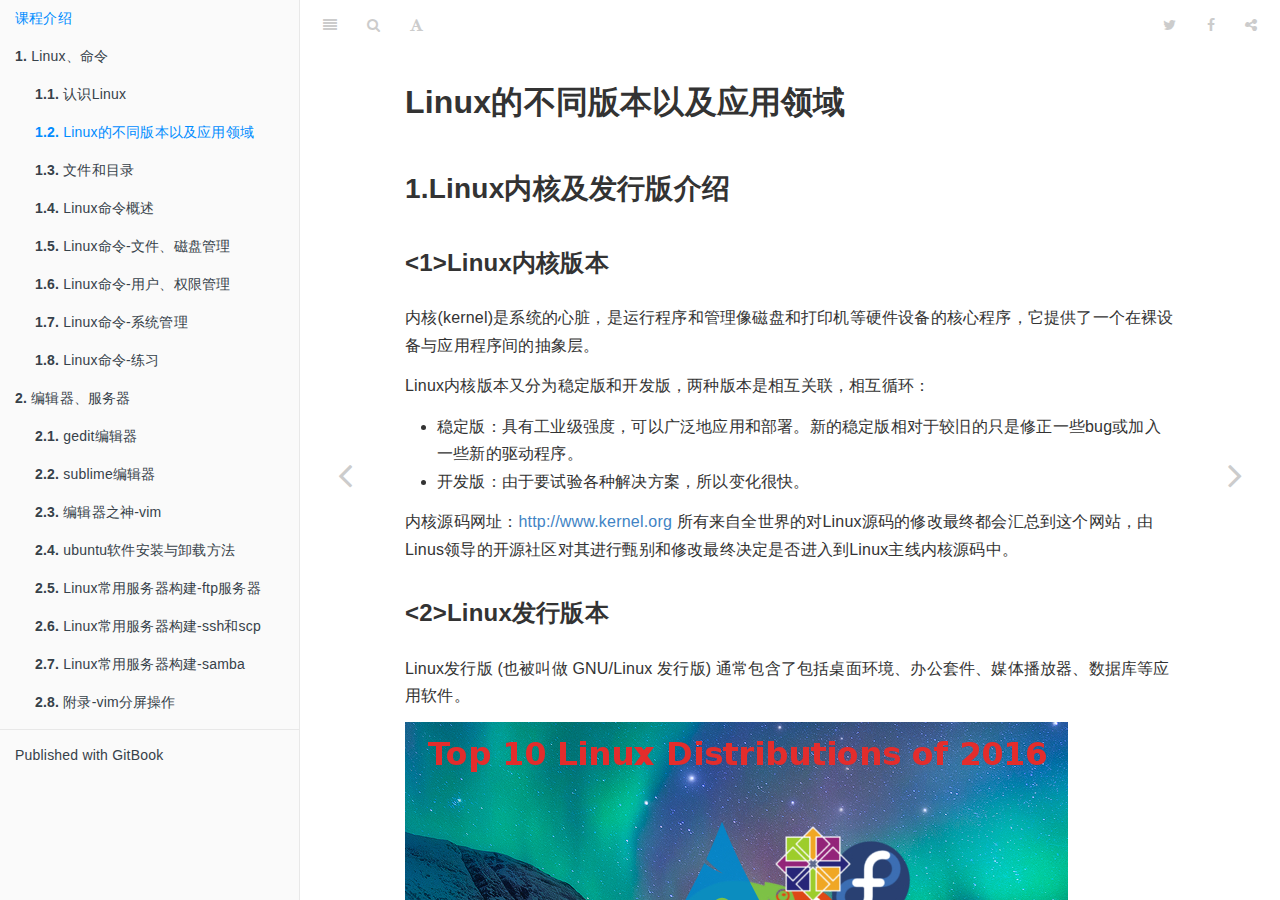
<file: Shell/linux基础/01day/section.1.1.html>
<!DOCTYPE HTML>
<html lang="en" >
    
    <head>
        
        <meta charset="UTF-8">
        <meta http-equiv="X-UA-Compatible" content="IE=edge" />
        <title>Linux的不同版本以及应用领域 | 课程介绍</title>
        <meta content="text/html; charset=utf-8" http-equiv="Content-Type">
        <meta name="description" content="">
        <meta name="generator" content="GitBook 2.6.7">
        
        
        <meta name="HandheldFriendly" content="true"/>
        <meta name="viewport" content="width=device-width, initial-scale=1, user-scalable=no">
        <meta name="apple-mobile-web-app-capable" content="yes">
        <meta name="apple-mobile-web-app-status-bar-style" content="black">
        <link rel="apple-touch-icon-precomposed" sizes="152x152" href="../gitbook/images/apple-touch-icon-precomposed-152.png">
        <link rel="shortcut icon" href="../gitbook/images/favicon.ico" type="image/x-icon">
        
    <link rel="stylesheet" href="../gitbook/style.css">
    
        
        <link rel="stylesheet" href="../gitbook/plugins/gitbook-plugin-highlight/website.css">
        
    
        
        <link rel="stylesheet" href="../gitbook/plugins/gitbook-plugin-search/search.css">
        
    
        
        <link rel="stylesheet" href="../gitbook/plugins/gitbook-plugin-fontsettings/website.css">
        
    
    

        
    
    
    <link rel="next" href="../01day/section.2.html" />
    
    
    <link rel="prev" href="../01day/section.1.html" />
    

        
    </head>
    <body>
        
        
    <div class="book"
        data-level="1.2"
        data-chapter-title="Linux的不同版本以及应用领域"
        data-filepath="01day/section.1.1.md"
        data-basepath=".."
        data-revision="Tue Dec 20 2016 08:32:15 GMT+0800 (CST)"
        data-innerlanguage="">
    

<div class="book-summary">
    <nav role="navigation">
        <ul class="summary">
            
            
            
            

            

            
    
        <li class="chapter " data-level="0" data-path="index.html">
            
                
                    <a href="../index.html">
                
                        <i class="fa fa-check"></i>
                        
                        课程介绍
                    </a>
            
            
        </li>
    
        <li class="chapter " data-level="1" data-path="01day/index.html">
            
                
                    <a href="../01day/index.html">
                
                        <i class="fa fa-check"></i>
                        
                            <b>1.</b>
                        
                        Linux、命令
                    </a>
            
            
            <ul class="articles">
                
    
        <li class="chapter " data-level="1.1" data-path="01day/section.1.html">
            
                
                    <a href="../01day/section.1.html">
                
                        <i class="fa fa-check"></i>
                        
                            <b>1.1.</b>
                        
                        认识Linux
                    </a>
            
            
        </li>
    
        <li class="chapter active" data-level="1.2" data-path="01day/section.1.1.html">
            
                
                    <a href="../01day/section.1.1.html">
                
                        <i class="fa fa-check"></i>
                        
                            <b>1.2.</b>
                        
                        Linux的不同版本以及应用领域
                    </a>
            
            
        </li>
    
        <li class="chapter " data-level="1.3" data-path="01day/section.2.html">
            
                
                    <a href="../01day/section.2.html">
                
                        <i class="fa fa-check"></i>
                        
                            <b>1.3.</b>
                        
                        文件和目录
                    </a>
            
            
        </li>
    
        <li class="chapter " data-level="1.4" data-path="01day/section.3.html">
            
                
                    <a href="../01day/section.3.html">
                
                        <i class="fa fa-check"></i>
                        
                            <b>1.4.</b>
                        
                        Linux命令概述
                    </a>
            
            
        </li>
    
        <li class="chapter " data-level="1.5" data-path="01day/section.3.1.html">
            
                
                    <a href="../01day/section.3.1.html">
                
                        <i class="fa fa-check"></i>
                        
                            <b>1.5.</b>
                        
                        Linux命令-文件、磁盘管理
                    </a>
            
            
        </li>
    
        <li class="chapter " data-level="1.6" data-path="01day/section.3.2.html">
            
                
                    <a href="../01day/section.3.2.html">
                
                        <i class="fa fa-check"></i>
                        
                            <b>1.6.</b>
                        
                        Linux命令-用户、权限管理
                    </a>
            
            
        </li>
    
        <li class="chapter " data-level="1.7" data-path="01day/section.3.3.html">
            
                
                    <a href="../01day/section.3.3.html">
                
                        <i class="fa fa-check"></i>
                        
                            <b>1.7.</b>
                        
                        Linux命令-系统管理
                    </a>
            
            
        </li>
    
        <li class="chapter " data-level="1.8" data-path="01day/section.3.4.html">
            
                
                    <a href="../01day/section.3.4.html">
                
                        <i class="fa fa-check"></i>
                        
                            <b>1.8.</b>
                        
                        Linux命令-练习
                    </a>
            
            
        </li>
    

            </ul>
            
        </li>
    
        <li class="chapter " data-level="2" data-path="02day/index.html">
            
                
                    <a href="../02day/index.html">
                
                        <i class="fa fa-check"></i>
                        
                            <b>2.</b>
                        
                        编辑器、服务器
                    </a>
            
            
            <ul class="articles">
                
    
        <li class="chapter " data-level="2.1" data-path="02day/section.1.html">
            
                
                    <a href="../02day/section.1.html">
                
                        <i class="fa fa-check"></i>
                        
                            <b>2.1.</b>
                        
                        gedit编辑器
                    </a>
            
            
        </li>
    
        <li class="chapter " data-level="2.2" data-path="02day/section.1.1.html">
            
                
                    <a href="../02day/section.1.1.html">
                
                        <i class="fa fa-check"></i>
                        
                            <b>2.2.</b>
                        
                        sublime编辑器
                    </a>
            
            
        </li>
    
        <li class="chapter " data-level="2.3" data-path="02day/section.2.html">
            
                
                    <a href="../02day/section.2.html">
                
                        <i class="fa fa-check"></i>
                        
                            <b>2.3.</b>
                        
                        编辑器之神-vim
                    </a>
            
            
        </li>
    
        <li class="chapter " data-level="2.4" data-path="02day/section.3.html">
            
                
                    <a href="../02day/section.3.html">
                
                        <i class="fa fa-check"></i>
                        
                            <b>2.4.</b>
                        
                        ubuntu软件安装与卸载方法
                    </a>
            
            
        </li>
    
        <li class="chapter " data-level="2.5" data-path="02day/section.4.html">
            
                
                    <a href="../02day/section.4.html">
                
                        <i class="fa fa-check"></i>
                        
                            <b>2.5.</b>
                        
                        Linux常用服务器构建-ftp服务器
                    </a>
            
            
        </li>
    
        <li class="chapter " data-level="2.6" data-path="02day/section.5.html">
            
                
                    <a href="../02day/section.5.html">
                
                        <i class="fa fa-check"></i>
                        
                            <b>2.6.</b>
                        
                        Linux常用服务器构建-ssh和scp
                    </a>
            
            
        </li>
    
        <li class="chapter " data-level="2.7" data-path="02day/section.7.html">
            
                
                    <a href="../02day/section.7.html">
                
                        <i class="fa fa-check"></i>
                        
                            <b>2.7.</b>
                        
                        Linux常用服务器构建-samba
                    </a>
            
            
        </li>
    
        <li class="chapter " data-level="2.8" data-path="02day/section.6.html">
            
                
                    <a href="../02day/section.6.html">
                
                        <i class="fa fa-check"></i>
                        
                            <b>2.8.</b>
                        
                        附录-vim分屏操作
                    </a>
            
            
        </li>
    

            </ul>
            
        </li>
    


            
            <li class="divider"></li>
            <li>
                <a href="https://www.gitbook.com" target="blank" class="gitbook-link">
                    Published with GitBook
                </a>
            </li>
            
        </ul>
    </nav>
</div>

    <div class="book-body">
        <div class="body-inner">
            <div class="book-header" role="navigation">
    <!-- Actions Left -->
    

    <!-- Title -->
    <h1>
        <i class="fa fa-circle-o-notch fa-spin"></i>
        <a href="../" >课程介绍</a>
    </h1>
</div>

            <div class="page-wrapper" tabindex="-1" role="main">
                <div class="page-inner">
                
                
                    <section class="normal" id="section-">
                    
                        <h1 id="linux&#x7684;&#x4E0D;&#x540C;&#x7248;&#x672C;&#x4EE5;&#x53CA;&#x5E94;&#x7528;&#x9886;&#x57DF;">Linux&#x7684;&#x4E0D;&#x540C;&#x7248;&#x672C;&#x4EE5;&#x53CA;&#x5E94;&#x7528;&#x9886;&#x57DF;</h1>
<h2 id="1linux&#x5185;&#x6838;&#x53CA;&#x53D1;&#x884C;&#x7248;&#x4ECB;&#x7ECD;">1.Linux&#x5185;&#x6838;&#x53CA;&#x53D1;&#x884C;&#x7248;&#x4ECB;&#x7ECD;</h2>
<h3 id="linux&#x5185;&#x6838;&#x7248;&#x672C;"><1>Linux&#x5185;&#x6838;&#x7248;&#x672C;</1></h3>
<p>&#x5185;&#x6838;(kernel)&#x662F;&#x7CFB;&#x7EDF;&#x7684;&#x5FC3;&#x810F;&#xFF0C;&#x662F;&#x8FD0;&#x884C;&#x7A0B;&#x5E8F;&#x548C;&#x7BA1;&#x7406;&#x50CF;&#x78C1;&#x76D8;&#x548C;&#x6253;&#x5370;&#x673A;&#x7B49;&#x786C;&#x4EF6;&#x8BBE;&#x5907;&#x7684;&#x6838;&#x5FC3;&#x7A0B;&#x5E8F;&#xFF0C;&#x5B83;&#x63D0;&#x4F9B;&#x4E86;&#x4E00;&#x4E2A;&#x5728;&#x88F8;&#x8BBE;&#x5907;&#x4E0E;&#x5E94;&#x7528;&#x7A0B;&#x5E8F;&#x95F4;&#x7684;&#x62BD;&#x8C61;&#x5C42;&#x3002;</p>
<p>Linux&#x5185;&#x6838;&#x7248;&#x672C;&#x53C8;&#x5206;&#x4E3A;&#x7A33;&#x5B9A;&#x7248;&#x548C;&#x5F00;&#x53D1;&#x7248;&#xFF0C;&#x4E24;&#x79CD;&#x7248;&#x672C;&#x662F;&#x76F8;&#x4E92;&#x5173;&#x8054;&#xFF0C;&#x76F8;&#x4E92;&#x5FAA;&#x73AF;&#xFF1A;</p>
<ul>
<li>&#x7A33;&#x5B9A;&#x7248;&#xFF1A;&#x5177;&#x6709;&#x5DE5;&#x4E1A;&#x7EA7;&#x5F3A;&#x5EA6;&#xFF0C;&#x53EF;&#x4EE5;&#x5E7F;&#x6CDB;&#x5730;&#x5E94;&#x7528;&#x548C;&#x90E8;&#x7F72;&#x3002;&#x65B0;&#x7684;&#x7A33;&#x5B9A;&#x7248;&#x76F8;&#x5BF9;&#x4E8E;&#x8F83;&#x65E7;&#x7684;&#x53EA;&#x662F;&#x4FEE;&#x6B63;&#x4E00;&#x4E9B;bug&#x6216;&#x52A0;&#x5165;&#x4E00;&#x4E9B;&#x65B0;&#x7684;&#x9A71;&#x52A8;&#x7A0B;&#x5E8F;&#x3002;</li>
<li>&#x5F00;&#x53D1;&#x7248;&#xFF1A;&#x7531;&#x4E8E;&#x8981;&#x8BD5;&#x9A8C;&#x5404;&#x79CD;&#x89E3;&#x51B3;&#x65B9;&#x6848;&#xFF0C;&#x6240;&#x4EE5;&#x53D8;&#x5316;&#x5F88;&#x5FEB;&#x3002;</li>
</ul>
<p>&#x5185;&#x6838;&#x6E90;&#x7801;&#x7F51;&#x5740;&#xFF1A;<a href="http://www.kernel.org" target="_blank">http://www.kernel.org</a>
&#x6240;&#x6709;&#x6765;&#x81EA;&#x5168;&#x4E16;&#x754C;&#x7684;&#x5BF9;Linux&#x6E90;&#x7801;&#x7684;&#x4FEE;&#x6539;&#x6700;&#x7EC8;&#x90FD;&#x4F1A;&#x6C47;&#x603B;&#x5230;&#x8FD9;&#x4E2A;&#x7F51;&#x7AD9;&#xFF0C;&#x7531;Linus&#x9886;&#x5BFC;&#x7684;&#x5F00;&#x6E90;&#x793E;&#x533A;&#x5BF9;&#x5176;&#x8FDB;&#x884C;&#x7504;&#x522B;&#x548C;&#x4FEE;&#x6539;&#x6700;&#x7EC8;&#x51B3;&#x5B9A;&#x662F;&#x5426;&#x8FDB;&#x5165;&#x5230;Linux&#x4E3B;&#x7EBF;&#x5185;&#x6838;&#x6E90;&#x7801;&#x4E2D;&#x3002;</p>
<h3 id="linux&#x53D1;&#x884C;&#x7248;&#x672C;"><2>Linux&#x53D1;&#x884C;&#x7248;&#x672C;</2></h3>
<p>Linux&#x53D1;&#x884C;&#x7248; (&#x4E5F;&#x88AB;&#x53EB;&#x505A; GNU/Linux &#x53D1;&#x884C;&#x7248;) &#x901A;&#x5E38;&#x5305;&#x542B;&#x4E86;&#x5305;&#x62EC;&#x684C;&#x9762;&#x73AF;&#x5883;&#x3001;&#x529E;&#x516C;&#x5957;&#x4EF6;&#x3001;&#x5A92;&#x4F53;&#x64AD;&#x653E;&#x5668;&#x3001;&#x6570;&#x636E;&#x5E93;&#x7B49;&#x5E94;&#x7528;&#x8F6F;&#x4EF6;&#x3002;</p>
<p><img src="../Images/01-linux&#x57FA;&#x7840;-20.jpg" alt=""></p>
<table>
<thead>
<tr>
<th style="text-align:center">&#x6392;&#x540D;</th>
<th>2016</th>
<th>2015</th>
</tr>
</thead>
<tbody>
<tr>
<td style="text-align:center">1</td>
<td>Linux Mint</td>
<td>Linux Mint</td>
</tr>
<tr>
<td style="text-align:center">2</td>
<td>Debian</td>
<td>Debian</td>
</tr>
<tr>
<td style="text-align:center">3</td>
<td>Ubuntu</td>
<td>Ubuntu</td>
</tr>
<tr>
<td style="text-align:center">4</td>
<td>openSUSE</td>
<td>openSUSE</td>
</tr>
<tr>
<td style="text-align:center">5</td>
<td>redhat</td>
<td>Fedora</td>
</tr>
<tr>
<td style="text-align:center">6</td>
<td>Fedora</td>
<td>Mageia</td>
</tr>
<tr>
<td style="text-align:center">7</td>
<td>Manjaro</td>
<td>Manjaro</td>
</tr>
<tr>
<td style="text-align:center">8</td>
<td>Mageia</td>
<td>CentOS</td>
</tr>
<tr>
<td style="text-align:center">9</td>
<td>CentOS</td>
<td>Arch</td>
</tr>
<tr>
<td style="text-align:center">10</td>
<td>Arch</td>
<td>Elementary</td>
</tr>
</tbody>
</table>
<h3 id="fedora">Fedora</h3>
<p><img src="../Images/01-linux&#x57FA;&#x7840;-14.jpg" alt=""></p>
<h3 id="redhat">Redhat</h3>
<p><img src="../Images/01-linux&#x57FA;&#x7840;-15.png" alt=""></p>
<h3 id="ubuntu">Ubuntu</h3>
<p><img src="../Images/01-linux&#x57FA;&#x7840;-16.jpg" alt=""></p>
<p><img src="../Images/01-linux&#x57FA;&#x7840;-17.jpg" alt=""></p>
<h2 id="2&#x5E94;&#x7528;&#x9886;&#x57DF;">2.&#x5E94;&#x7528;&#x9886;&#x57DF;</h2>
<h3 id="&#x4E2A;&#x4EBA;&#x684C;&#x9762;&#x9886;&#x57DF;&#x7684;&#x5E94;&#x7528;">&#x4E2A;&#x4EBA;&#x684C;&#x9762;&#x9886;&#x57DF;&#x7684;&#x5E94;&#x7528;</h3>
<p>&#x6B64;&#x9886;&#x57DF;&#x662F;&#x4F20;&#x7EDF;linux&#x5E94;&#x7528;&#x6700;&#x8584;&#x5F31;&#x7684;&#x73AF;&#x8282;&#xFF0C;&#x4F20;&#x7EDF;linux&#x7531;&#x4E8E;&#x754C;&#x9762;&#x7B80;&#x5355;&#x3001;&#x64CD;&#x4F5C;&#x590D;&#x6742;&#x3001;&#x5E94;&#x7528;&#x8F6F;&#x4EF6;&#x5C11;&#x7684;&#x7F3A;&#x70B9;&#xFF0C;&#x4E00;&#x76F4;&#x88AB;windows&#x6240;&#x538B;&#x5236;&#xFF0C;&#x4F46;&#x8FD1;&#x4E9B;&#x5E74;&#x6765;&#x968F;&#x7740;ubuntu&#x3001;fedora&#x7B49;&#x4F18;&#x79C0;&#x684C;&#x9762;&#x73AF;&#x5883;&#x7684;&#x5174;&#x8D77;&#xFF0C;&#x540C;&#x65F6;&#x5404;&#x5927;&#x786C;&#x4EF6;&#x5382;&#x5546;&#x5BF9;&#x5176;&#x652F;&#x6301;&#x7684;&#x52A0;&#x5927;&#xFF0C;linux&#x5728;&#x4E2A;&#x4EBA;&#x684C;&#x9762;&#x9886;&#x57DF;&#x7684;&#x5360;&#x6709;&#x7387;&#x5728;&#x9010;&#x6E10;&#x7684;&#x63D0;&#x9AD8;</p>
<p>&#x5178;&#x578B;&#x4EE3;&#x8868;&#xFF1A;ubuntu&#x3001;fedora&#x3001;suse linux</p>
<p>&#x5728;Ubuntu&#x4E2D;&#x73A9;QQ</p>
<p><img src="../Images/001.jpg" alt=""></p>
<p><img src="../Images/002.png" alt=""></p>
<h3 id="&#x670D;&#x52A1;&#x5668;&#x9886;&#x57DF;">&#x670D;&#x52A1;&#x5668;&#x9886;&#x57DF;</h3>
<p>linux&#x5728;&#x670D;&#x52A1;&#x5668;&#x9886;&#x57DF;&#x7684;&#x5E94;&#x7528;&#x662F;&#x5176;&#x91CD;&#x8981;&#x5206;&#x652F;</p>
<p>linux&#x514D;&#x8D39;&#x3001;&#x7A33;&#x5B9A;&#x3001;&#x9AD8;&#x6548;&#x7B49;&#x7279;&#x70B9;&#x5728;&#x8FD9;&#x91CC;&#x5F97;&#x5230;&#x4E86;&#x5F88;&#x597D;&#x7684;&#x4F53;&#x73B0;&#xFF0C;&#x4F46;&#x65E9;&#x671F;&#x56E0;&#x4E3A;&#x7EF4;&#x62A4;&#x3001;&#x8FD0;&#x884C;&#x7B49;&#x539F;&#x56E0;&#x540C;&#x6837;&#x53D7;&#x5230;&#x4E86;&#x5F88;&#x5927;&#x7684;&#x9650;&#x5236;&#xFF0C;&#x4F46;&#x8FD1;&#x4E9B;&#x5E74;&#x6765;linux&#x670D;&#x52A1;&#x5668;&#x5E02;&#x573A;&#x5F97;&#x5230;&#x4E86;&#x98DE;&#x901F;&#x7684;&#x63D0;&#x5347;&#xFF0C;&#x5C24;&#x5176;&#x5728;&#x4E00;&#x4E9B;&#x9AD8;&#x7AEF;&#x9886;&#x57DF;&#x5C24;&#x4E3A;&#x5E7F;&#x6CDB;</p>
<p>&#x5178;&#x578B;&#x4EE3;&#x8868;&#xFF1A;</p>
<ul>
<li>Red Hat&#x516C;&#x53F8;&#x7684;AS&#x7CFB;&#x5217;</li>
<li>&#x5B8C;&#x5168;&#x5F00;&#x6E90;&#x7684;debian&#x7CFB;&#x5217;</li>
<li>suse EnterPrise 11&#x7CFB;&#x5217;&#x7B49;</li>
</ul>
<h3 id="&#x5D4C;&#x5165;&#x5F0F;&#x9886;&#x57DF;">&#x5D4C;&#x5165;&#x5F0F;&#x9886;&#x57DF;</h3>
<p>&#x8FD1;&#x4E9B;&#x5E74;&#x6765;linux&#x5728;&#x5D4C;&#x5165;&#x5F0F;&#x9886;&#x57DF;&#x7684;&#x5E94;&#x7528;&#x5F97;&#x5230;&#x4E86;&#x98DE;&#x901F;&#x7684;&#x63D0;&#x9AD8;</p>
<p>linux&#x8FD0;&#x884C;&#x7A33;&#x5B9A;&#x3001;&#x5BF9;&#x7F51;&#x7EDC;&#x7684;&#x826F;&#x597D;&#x652F;&#x6301;&#x6027;&#x3001;&#x4F4E;&#x6210;&#x672C;&#xFF0C;&#x4E14;&#x53EF;&#x4EE5;&#x6839;&#x636E;&#x9700;&#x8981;&#x8FDB;&#x884C;&#x8F6F;&#x4EF6;&#x88C1;&#x526A;&#xFF0C;&#x5185;&#x6838;&#x6700;&#x5C0F;&#x53EF;&#x4EE5;&#x8FBE;&#x5230;&#x51E0;&#x767E;KB&#x7B49;&#x7279;&#x70B9;&#xFF0C;&#x4F7F;&#x5176;&#x8FD1;&#x4E9B;&#x5E74;&#x6765;&#x5728;&#x5D4C;&#x5165;&#x5F0F;&#x9886;&#x57DF;&#x7684;&#x5E94;&#x7528;&#x5F97;&#x5230;&#x975E;&#x5E38;&#x5927;&#x7684;&#x63D0;&#x9AD8;</p>
<p>&#x4E3B;&#x8981;&#x5E94;&#x7528;&#xFF1A;&#x673A;&#x9876;&#x76D2;&#x3001;&#x6570;&#x5B57;&#x7535;&#x89C6;&#x3001;&#x7F51;&#x7EDC;&#x7535;&#x8BDD;&#x3001;&#x7A0B;&#x63A7;&#x4EA4;&#x6362;&#x673A;&#x3001;&#x624B;&#x673A;&#x3001;PDA&#x3001;&#x7B49;&#x90FD;&#x662F;&#x5176;&#x5E94;&#x7528;&#x9886;&#x57DF;&#xFF0C;&#x5F97;&#x5230;&#x4E86;&#x6469;&#x6258;&#x7F57;&#x62C9;&#x3001;&#x4E09;&#x661F;&#x3001;NEC&#x3001;Google&#x7B49;&#x516C;&#x53F8;&#x7684;&#x5927;&#x529B;&#x63A8;&#x5E7F;</p>

                    
                    </section>
                
                
                </div>
            </div>
        </div>

        
        <a href="../01day/section.1.html" class="navigation navigation-prev " aria-label="Previous page: 认识Linux"><i class="fa fa-angle-left"></i></a>
        
        
        <a href="../01day/section.2.html" class="navigation navigation-next " aria-label="Next page: 文件和目录"><i class="fa fa-angle-right"></i></a>
        
    </div>
</div>

        
<script src="../gitbook/app.js"></script>

    
    <script src="../gitbook/plugins/gitbook-plugin-search/lunr.min.js"></script>
    

    
    <script src="../gitbook/plugins/gitbook-plugin-search/search.js"></script>
    

    
    <script src="../gitbook/plugins/gitbook-plugin-sharing/buttons.js"></script>
    

    
    <script src="../gitbook/plugins/gitbook-plugin-fontsettings/buttons.js"></script>
    

    
    <script src="../gitbook/plugins/gitbook-plugin-livereload/plugin.js"></script>
    

<script>
require(["gitbook"], function(gitbook) {
    var config = {"highlight":{},"search":{"maxIndexSize":1000000},"sharing":{"facebook":true,"twitter":true,"google":false,"weibo":false,"instapaper":false,"vk":false,"all":["facebook","google","twitter","weibo","instapaper"]},"fontsettings":{"theme":"white","family":"sans","size":2},"livereload":{}};
    gitbook.start(config);
});
</script>

        
    </body>
    
</html>
</file>
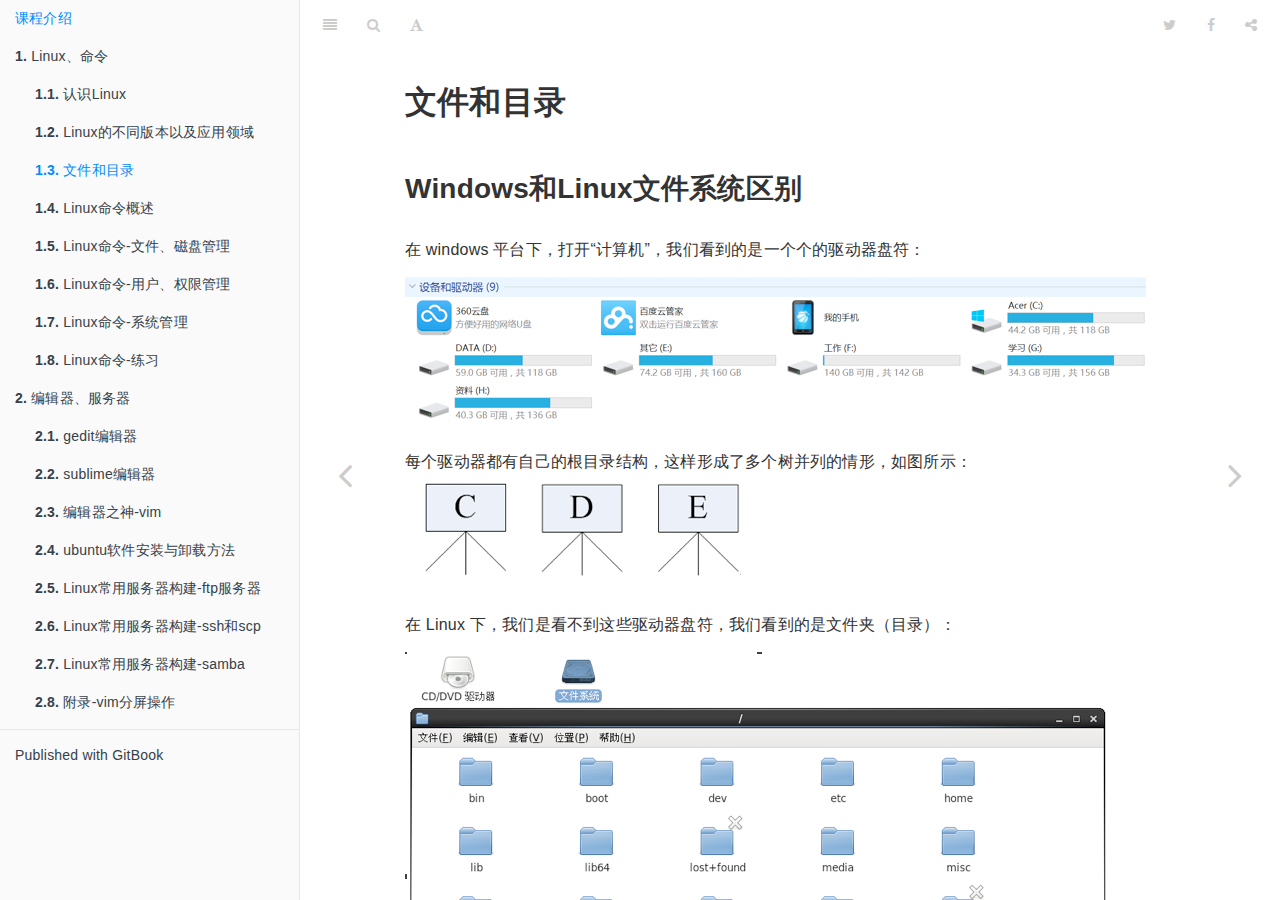
<file: Shell/linux基础/01day/section.2.html>
<!DOCTYPE HTML>
<html lang="en" >
    
    <head>
        
        <meta charset="UTF-8">
        <meta http-equiv="X-UA-Compatible" content="IE=edge" />
        <title>文件和目录 | 课程介绍</title>
        <meta content="text/html; charset=utf-8" http-equiv="Content-Type">
        <meta name="description" content="">
        <meta name="generator" content="GitBook 2.6.7">
        
        
        <meta name="HandheldFriendly" content="true"/>
        <meta name="viewport" content="width=device-width, initial-scale=1, user-scalable=no">
        <meta name="apple-mobile-web-app-capable" content="yes">
        <meta name="apple-mobile-web-app-status-bar-style" content="black">
        <link rel="apple-touch-icon-precomposed" sizes="152x152" href="../gitbook/images/apple-touch-icon-precomposed-152.png">
        <link rel="shortcut icon" href="../gitbook/images/favicon.ico" type="image/x-icon">
        
    <link rel="stylesheet" href="../gitbook/style.css">
    
        
        <link rel="stylesheet" href="../gitbook/plugins/gitbook-plugin-highlight/website.css">
        
    
        
        <link rel="stylesheet" href="../gitbook/plugins/gitbook-plugin-search/search.css">
        
    
        
        <link rel="stylesheet" href="../gitbook/plugins/gitbook-plugin-fontsettings/website.css">
        
    
    

        
    
    
    <link rel="next" href="../01day/section.3.html" />
    
    
    <link rel="prev" href="../01day/section.1.1.html" />
    

        
    </head>
    <body>
        
        
    <div class="book"
        data-level="1.3"
        data-chapter-title="文件和目录"
        data-filepath="01day/section.2.md"
        data-basepath=".."
        data-revision="Tue Dec 20 2016 08:32:15 GMT+0800 (CST)"
        data-innerlanguage="">
    

<div class="book-summary">
    <nav role="navigation">
        <ul class="summary">
            
            
            
            

            

            
    
        <li class="chapter " data-level="0" data-path="index.html">
            
                
                    <a href="../index.html">
                
                        <i class="fa fa-check"></i>
                        
                        课程介绍
                    </a>
            
            
        </li>
    
        <li class="chapter " data-level="1" data-path="01day/index.html">
            
                
                    <a href="../01day/index.html">
                
                        <i class="fa fa-check"></i>
                        
                            <b>1.</b>
                        
                        Linux、命令
                    </a>
            
            
            <ul class="articles">
                
    
        <li class="chapter " data-level="1.1" data-path="01day/section.1.html">
            
                
                    <a href="../01day/section.1.html">
                
                        <i class="fa fa-check"></i>
                        
                            <b>1.1.</b>
                        
                        认识Linux
                    </a>
            
            
        </li>
    
        <li class="chapter " data-level="1.2" data-path="01day/section.1.1.html">
            
                
                    <a href="../01day/section.1.1.html">
                
                        <i class="fa fa-check"></i>
                        
                            <b>1.2.</b>
                        
                        Linux的不同版本以及应用领域
                    </a>
            
            
        </li>
    
        <li class="chapter active" data-level="1.3" data-path="01day/section.2.html">
            
                
                    <a href="../01day/section.2.html">
                
                        <i class="fa fa-check"></i>
                        
                            <b>1.3.</b>
                        
                        文件和目录
                    </a>
            
            
        </li>
    
        <li class="chapter " data-level="1.4" data-path="01day/section.3.html">
            
                
                    <a href="../01day/section.3.html">
                
                        <i class="fa fa-check"></i>
                        
                            <b>1.4.</b>
                        
                        Linux命令概述
                    </a>
            
            
        </li>
    
        <li class="chapter " data-level="1.5" data-path="01day/section.3.1.html">
            
                
                    <a href="../01day/section.3.1.html">
                
                        <i class="fa fa-check"></i>
                        
                            <b>1.5.</b>
                        
                        Linux命令-文件、磁盘管理
                    </a>
            
            
        </li>
    
        <li class="chapter " data-level="1.6" data-path="01day/section.3.2.html">
            
                
                    <a href="../01day/section.3.2.html">
                
                        <i class="fa fa-check"></i>
                        
                            <b>1.6.</b>
                        
                        Linux命令-用户、权限管理
                    </a>
            
            
        </li>
    
        <li class="chapter " data-level="1.7" data-path="01day/section.3.3.html">
            
                
                    <a href="../01day/section.3.3.html">
                
                        <i class="fa fa-check"></i>
                        
                            <b>1.7.</b>
                        
                        Linux命令-系统管理
                    </a>
            
            
        </li>
    
        <li class="chapter " data-level="1.8" data-path="01day/section.3.4.html">
            
                
                    <a href="../01day/section.3.4.html">
                
                        <i class="fa fa-check"></i>
                        
                            <b>1.8.</b>
                        
                        Linux命令-练习
                    </a>
            
            
        </li>
    

            </ul>
            
        </li>
    
        <li class="chapter " data-level="2" data-path="02day/index.html">
            
                
                    <a href="../02day/index.html">
                
                        <i class="fa fa-check"></i>
                        
                            <b>2.</b>
                        
                        编辑器、服务器
                    </a>
            
            
            <ul class="articles">
                
    
        <li class="chapter " data-level="2.1" data-path="02day/section.1.html">
            
                
                    <a href="../02day/section.1.html">
                
                        <i class="fa fa-check"></i>
                        
                            <b>2.1.</b>
                        
                        gedit编辑器
                    </a>
            
            
        </li>
    
        <li class="chapter " data-level="2.2" data-path="02day/section.1.1.html">
            
                
                    <a href="../02day/section.1.1.html">
                
                        <i class="fa fa-check"></i>
                        
                            <b>2.2.</b>
                        
                        sublime编辑器
                    </a>
            
            
        </li>
    
        <li class="chapter " data-level="2.3" data-path="02day/section.2.html">
            
                
                    <a href="../02day/section.2.html">
                
                        <i class="fa fa-check"></i>
                        
                            <b>2.3.</b>
                        
                        编辑器之神-vim
                    </a>
            
            
        </li>
    
        <li class="chapter " data-level="2.4" data-path="02day/section.3.html">
            
                
                    <a href="../02day/section.3.html">
                
                        <i class="fa fa-check"></i>
                        
                            <b>2.4.</b>
                        
                        ubuntu软件安装与卸载方法
                    </a>
            
            
        </li>
    
        <li class="chapter " data-level="2.5" data-path="02day/section.4.html">
            
                
                    <a href="../02day/section.4.html">
                
                        <i class="fa fa-check"></i>
                        
                            <b>2.5.</b>
                        
                        Linux常用服务器构建-ftp服务器
                    </a>
            
            
        </li>
    
        <li class="chapter " data-level="2.6" data-path="02day/section.5.html">
            
                
                    <a href="../02day/section.5.html">
                
                        <i class="fa fa-check"></i>
                        
                            <b>2.6.</b>
                        
                        Linux常用服务器构建-ssh和scp
                    </a>
            
            
        </li>
    
        <li class="chapter " data-level="2.7" data-path="02day/section.7.html">
            
                
                    <a href="../02day/section.7.html">
                
                        <i class="fa fa-check"></i>
                        
                            <b>2.7.</b>
                        
                        Linux常用服务器构建-samba
                    </a>
            
            
        </li>
    
        <li class="chapter " data-level="2.8" data-path="02day/section.6.html">
            
                
                    <a href="../02day/section.6.html">
                
                        <i class="fa fa-check"></i>
                        
                            <b>2.8.</b>
                        
                        附录-vim分屏操作
                    </a>
            
            
        </li>
    

            </ul>
            
        </li>
    


            
            <li class="divider"></li>
            <li>
                <a href="https://www.gitbook.com" target="blank" class="gitbook-link">
                    Published with GitBook
                </a>
            </li>
            
        </ul>
    </nav>
</div>

    <div class="book-body">
        <div class="body-inner">
            <div class="book-header" role="navigation">
    <!-- Actions Left -->
    

    <!-- Title -->
    <h1>
        <i class="fa fa-circle-o-notch fa-spin"></i>
        <a href="../" >课程介绍</a>
    </h1>
</div>

            <div class="page-wrapper" tabindex="-1" role="main">
                <div class="page-inner">
                
                
                    <section class="normal" id="section-">
                    
                        <h1 id="&#x6587;&#x4EF6;&#x548C;&#x76EE;&#x5F55;">&#x6587;&#x4EF6;&#x548C;&#x76EE;&#x5F55;</h1>
<h2 id="windows&#x548C;linux&#x6587;&#x4EF6;&#x7CFB;&#x7EDF;&#x533A;&#x522B;">Windows&#x548C;Linux&#x6587;&#x4EF6;&#x7CFB;&#x7EDF;&#x533A;&#x522B;</h2>
<p>&#x5728; windows &#x5E73;&#x53F0;&#x4E0B;&#xFF0C;&#x6253;&#x5F00;&#x201C;&#x8BA1;&#x7B97;&#x673A;&#x201D;&#xFF0C;&#x6211;&#x4EEC;&#x770B;&#x5230;&#x7684;&#x662F;&#x4E00;&#x4E2A;&#x4E2A;&#x7684;&#x9A71;&#x52A8;&#x5668;&#x76D8;&#x7B26;&#xFF1A;</p>
<p><img src="../Images/01-linux&#x57FA;&#x7840;-21.png" alt=""></p>
<p>&#x6BCF;&#x4E2A;&#x9A71;&#x52A8;&#x5668;&#x90FD;&#x6709;&#x81EA;&#x5DF1;&#x7684;&#x6839;&#x76EE;&#x5F55;&#x7ED3;&#x6784;&#xFF0C;&#x8FD9;&#x6837;&#x5F62;&#x6210;&#x4E86;&#x591A;&#x4E2A;&#x6811;&#x5E76;&#x5217;&#x7684;&#x60C5;&#x5F62;&#xFF0C;&#x5982;&#x56FE;&#x6240;&#x793A;&#xFF1A;
<img src="../Images/01-linux&#x57FA;&#x7840;-22.png" alt=""></p>
<p>&#x5728; Linux &#x4E0B;&#xFF0C;&#x6211;&#x4EEC;&#x662F;&#x770B;&#x4E0D;&#x5230;&#x8FD9;&#x4E9B;&#x9A71;&#x52A8;&#x5668;&#x76D8;&#x7B26;&#xFF0C;&#x6211;&#x4EEC;&#x770B;&#x5230;&#x7684;&#x662F;&#x6587;&#x4EF6;&#x5939;&#xFF08;&#x76EE;&#x5F55;&#xFF09;&#xFF1A;</p>
<p><img src="../Images/01-linux&#x57FA;&#x7840;-23.png" alt=""></p>
<p><img src="../Images/01-linux&#x57FA;&#x7840;-24.png" alt=""></p>
<h2 id="&#x7C7B;unix&#x7CFB;&#x7EDF;&#x76EE;&#x5F55;&#x7ED3;&#x6784;">&#x7C7B;Unix&#x7CFB;&#x7EDF;&#x76EE;&#x5F55;&#x7ED3;&#x6784;</h2>
<p>ubuntu&#x6CA1;&#x6709;&#x76D8;&#x7B26;&#x8FD9;&#x4E2A;&#x6982;&#x5FF5;&#xFF0C;&#x53EA;&#x6709;&#x4E00;&#x4E2A;&#x6839;&#x76EE;&#x5F55;/&#xFF0C;&#x6240;&#x6709;&#x6587;&#x4EF6;&#x90FD;&#x5728;&#x5B83;&#x4E0B;&#x9762;</p>
<p><img src="../Images/01-linux&#x57FA;&#x7840;-19.png" alt=""></p>
<h3 id="linux-&#x76EE;&#x5F55;">Linux &#x76EE;&#x5F55;</h3>
<ul>
<li>/&#xFF1A;&#x6839;&#x76EE;&#x5F55;&#xFF0C;&#x4E00;&#x822C;&#x6839;&#x76EE;&#x5F55;&#x4E0B;&#x53EA;&#x5B58;&#x653E;&#x76EE;&#x5F55;&#xFF0C;&#x5728;Linux&#x4E0B;&#x6709;&#x4E14;&#x53EA;&#x6709;&#x4E00;&#x4E2A;&#x6839;&#x76EE;&#x5F55;&#x3002;&#x6240;&#x6709;&#x7684;&#x4E1C;&#x897F;&#x90FD;&#x662F;&#x4ECE;&#x8FD9;&#x91CC;&#x5F00;&#x59CB;&#x3002;&#x5F53;&#x4F60;&#x5728;&#x7EC8;&#x7AEF;&#x91CC;&#x8F93;&#x5165;&#x201C;/home&#x201D;&#xFF0C;&#x4F60;&#x5176;&#x5B9E;&#x662F;&#x5728;&#x544A;&#x8BC9;&#x7535;&#x8111;&#xFF0C;&#x5148;&#x4ECE;/&#xFF08;&#x6839;&#x76EE;&#x5F55;&#xFF09;&#x5F00;&#x59CB;&#xFF0C;&#x518D;&#x8FDB;&#x5165;&#x5230;home&#x76EE;&#x5F55;&#x3002;</li>
<li>/bin&#x3001;/usr/bin: &#x53EF;&#x6267;&#x884C;&#x4E8C;&#x8FDB;&#x5236;&#x6587;&#x4EF6;&#x7684;&#x76EE;&#x5F55;&#xFF0C;&#x5982;&#x5E38;&#x7528;&#x7684;&#x547D;&#x4EE4;ls&#x3001;tar&#x3001;mv&#x3001;cat&#x7B49;&#x3002;</li>
<li>/boot&#xFF1A;&#x653E;&#x7F6E;linux&#x7CFB;&#x7EDF;&#x542F;&#x52A8;&#x65F6;&#x7528;&#x5230;&#x7684;&#x4E00;&#x4E9B;&#x6587;&#x4EF6;&#xFF0C;&#x5982;Linux&#x7684;&#x5185;&#x6838;&#x6587;&#x4EF6;&#xFF1A;/boot/vmlinuz&#xFF0C;&#x7CFB;&#x7EDF;&#x5F15;&#x5BFC;&#x7BA1;&#x7406;&#x5668;&#xFF1A;/boot/grub&#x3002;</li>
<li>/dev&#xFF1A;&#x5B58;&#x653E;linux&#x7CFB;&#x7EDF;&#x4E0B;&#x7684;&#x8BBE;&#x5907;&#x6587;&#x4EF6;&#xFF0C;&#x8BBF;&#x95EE;&#x8BE5;&#x76EE;&#x5F55;&#x4E0B;&#x67D0;&#x4E2A;&#x6587;&#x4EF6;&#xFF0C;&#x76F8;&#x5F53;&#x4E8E;&#x8BBF;&#x95EE;&#x67D0;&#x4E2A;&#x8BBE;&#x5907;&#xFF0C;&#x5E38;&#x7528;&#x7684;&#x662F;&#x6302;&#x8F7D;&#x5149;&#x9A71; mount /dev/cdrom /mnt&#x3002;</li>
<li>/etc&#xFF1A;&#x7CFB;&#x7EDF;&#x914D;&#x7F6E;&#x6587;&#x4EF6;&#x5B58;&#x653E;&#x7684;&#x76EE;&#x5F55;&#xFF0C;&#x4E0D;&#x5EFA;&#x8BAE;&#x5728;&#x6B64;&#x76EE;&#x5F55;&#x4E0B;&#x5B58;&#x653E;&#x53EF;&#x6267;&#x884C;&#x6587;&#x4EF6;&#xFF0C;&#x91CD;&#x8981;&#x7684;&#x914D;&#x7F6E;&#x6587;&#x4EF6;&#x6709; /etc/inittab&#x3001;/etc/fstab&#x3001;/etc/init.d&#x3001;/etc/X11&#x3001;/etc/sysconfig&#x3001;/etc/xinetd.d&#x3002;</li>
<li>/home&#xFF1A;&#x7CFB;&#x7EDF;&#x9ED8;&#x8BA4;&#x7684;&#x7528;&#x6237;&#x5BB6;&#x76EE;&#x5F55;&#xFF0C;&#x65B0;&#x589E;&#x7528;&#x6237;&#x8D26;&#x53F7;&#x65F6;&#xFF0C;&#x7528;&#x6237;&#x7684;&#x5BB6;&#x76EE;&#x5F55;&#x90FD;&#x5B58;&#x653E;&#x5728;&#x6B64;&#x76EE;&#x5F55;&#x4E0B;&#xFF0C;~&#x8868;&#x793A;&#x5F53;&#x524D;&#x7528;&#x6237;&#x7684;&#x5BB6;&#x76EE;&#x5F55;&#xFF0C;~edu &#x8868;&#x793A;&#x7528;&#x6237; edu &#x7684;&#x5BB6;&#x76EE;&#x5F55;&#x3002;</li>
<li>/lib&#x3001;/usr/lib&#x3001;/usr/local/lib&#xFF1A;&#x7CFB;&#x7EDF;&#x4F7F;&#x7528;&#x7684;&#x51FD;&#x6570;&#x5E93;&#x7684;&#x76EE;&#x5F55;&#xFF0C;&#x7A0B;&#x5E8F;&#x5728;&#x6267;&#x884C;&#x8FC7;&#x7A0B;&#x4E2D;&#xFF0C;&#x9700;&#x8981;&#x8C03;&#x7528;&#x4E00;&#x4E9B;&#x989D;&#x5916;&#x7684;&#x53C2;&#x6570;&#x65F6;&#x9700;&#x8981;&#x51FD;&#x6570;&#x5E93;&#x7684;&#x534F;&#x52A9;&#x3002;</li>
<li>/lost+fount&#xFF1A;&#x7CFB;&#x7EDF;&#x5F02;&#x5E38;&#x4EA7;&#x751F;&#x9519;&#x8BEF;&#x65F6;&#xFF0C;&#x4F1A;&#x5C06;&#x4E00;&#x4E9B;&#x9057;&#x5931;&#x7684;&#x7247;&#x6BB5;&#x653E;&#x7F6E;&#x4E8E;&#x6B64;&#x76EE;&#x5F55;&#x4E0B;&#x3002;</li>
<li>/mnt: /media&#xFF1A;&#x5149;&#x76D8;&#x9ED8;&#x8BA4;&#x6302;&#x8F7D;&#x70B9;&#xFF0C;&#x901A;&#x5E38;&#x5149;&#x76D8;&#x6302;&#x8F7D;&#x4E8E; /mnt/cdrom &#x4E0B;&#xFF0C;&#x4E5F;&#x4E0D;&#x4E00;&#x5B9A;&#xFF0C;&#x53EF;&#x4EE5;&#x9009;&#x62E9;&#x4EFB;&#x610F;&#x4F4D;&#x7F6E;&#x8FDB;&#x884C;&#x6302;&#x8F7D;&#x3002;</li>
<li>/opt&#xFF1A;&#x7ED9;&#x4E3B;&#x673A;&#x989D;&#x5916;&#x5B89;&#x88C5;&#x8F6F;&#x4EF6;&#x6240;&#x6446;&#x653E;&#x7684;&#x76EE;&#x5F55;&#x3002;</li>
<li>/proc&#xFF1A;&#x6B64;&#x76EE;&#x5F55;&#x7684;&#x6570;&#x636E;&#x90FD;&#x5728;&#x5185;&#x5B58;&#x4E2D;&#xFF0C;&#x5982;&#x7CFB;&#x7EDF;&#x6838;&#x5FC3;&#xFF0C;&#x5916;&#x90E8;&#x8BBE;&#x5907;&#xFF0C;&#x7F51;&#x7EDC;&#x72B6;&#x6001;&#xFF0C;&#x7531;&#x4E8E;&#x6570;&#x636E;&#x90FD;&#x5B58;&#x653E;&#x4E8E;&#x5185;&#x5B58;&#x4E2D;&#xFF0C;&#x6240;&#x4EE5;&#x4E0D;&#x5360;&#x7528;&#x78C1;&#x76D8;&#x7A7A;&#x95F4;&#xFF0C;&#x6BD4;&#x8F83;&#x91CD;&#x8981;&#x7684;&#x76EE;&#x5F55;&#x6709; /proc/cpuinfo&#x3001;/proc/interrupts&#x3001;/proc/dma&#x3001;/proc/ioports&#x3001;/proc/net/* &#x7B49;&#x3002;</li>
<li>/root&#xFF1A;&#x7CFB;&#x7EDF;&#x7BA1;&#x7406;&#x5458;root&#x7684;&#x5BB6;&#x76EE;&#x5F55;&#x3002;</li>
<li>/sbin&#x3001;/usr/sbin&#x3001;/usr/local/sbin&#xFF1A;&#x653E;&#x7F6E;&#x7CFB;&#x7EDF;&#x7BA1;&#x7406;&#x5458;&#x4F7F;&#x7528;&#x7684;&#x53EF;&#x6267;&#x884C;&#x547D;&#x4EE4;&#xFF0C;&#x5982;fdisk&#x3001;shutdown&#x3001;mount &#x7B49;&#x3002;&#x4E0E; /bin &#x4E0D;&#x540C;&#x7684;&#x662F;&#xFF0C;&#x8FD9;&#x51E0;&#x4E2A;&#x76EE;&#x5F55;&#x662F;&#x7ED9;&#x7CFB;&#x7EDF;&#x7BA1;&#x7406;&#x5458; root&#x4F7F;&#x7528;&#x7684;&#x547D;&#x4EE4;&#xFF0C;&#x4E00;&#x822C;&#x7528;&#x6237;&#x53EA;&#x80FD;&quot;&#x67E5;&#x770B;&quot;&#x800C;&#x4E0D;&#x80FD;&#x8BBE;&#x7F6E;&#x548C;&#x4F7F;&#x7528;&#x3002;</li>
<li>/tmp&#xFF1A;&#x4E00;&#x822C;&#x7528;&#x6237;&#x6216;&#x6B63;&#x5728;&#x6267;&#x884C;&#x7684;&#x7A0B;&#x5E8F;&#x4E34;&#x65F6;&#x5B58;&#x653E;&#x6587;&#x4EF6;&#x7684;&#x76EE;&#x5F55;&#xFF0C;&#x4EFB;&#x4F55;&#x4EBA;&#x90FD;&#x53EF;&#x4EE5;&#x8BBF;&#x95EE;&#xFF0C;&#x91CD;&#x8981;&#x6570;&#x636E;&#x4E0D;&#x53EF;&#x653E;&#x7F6E;&#x5728;&#x6B64;&#x76EE;&#x5F55;&#x4E0B;&#x3002;</li>
<li>/srv&#xFF1A;&#x670D;&#x52A1;&#x542F;&#x52A8;&#x4E4B;&#x540E;&#x9700;&#x8981;&#x8BBF;&#x95EE;&#x7684;&#x6570;&#x636E;&#x76EE;&#x5F55;&#xFF0C;&#x5982; www &#x670D;&#x52A1;&#x9700;&#x8981;&#x8BBF;&#x95EE;&#x7684;&#x7F51;&#x9875;&#x6570;&#x636E;&#x5B58;&#x653E;&#x5728; /srv/www &#x5185;&#x3002;</li>
<li>/usr&#xFF1A;&#x5E94;&#x7528;&#x7A0B;&#x5E8F;&#x5B58;&#x653E;&#x76EE;&#x5F55;&#xFF0C;/usr/bin &#x5B58;&#x653E;&#x5E94;&#x7528;&#x7A0B;&#x5E8F;&#xFF0C;/usr/share &#x5B58;&#x653E;&#x5171;&#x4EAB;&#x6570;&#x636E;&#xFF0C;/usr/lib &#x5B58;&#x653E;&#x4E0D;&#x80FD;&#x76F4;&#x63A5;&#x8FD0;&#x884C;&#x7684;&#xFF0C;&#x5374;&#x662F;&#x8BB8;&#x591A;&#x7A0B;&#x5E8F;&#x8FD0;&#x884C;&#x6240;&#x5FC5;&#x9700;&#x7684;&#x4E00;&#x4E9B;&#x51FD;&#x6570;&#x5E93;&#x6587;&#x4EF6;&#x3002;/usr/local: &#x5B58;&#x653E;&#x8F6F;&#x4EF6;&#x5347;&#x7EA7;&#x5305;&#x3002;/usr/share/doc: &#x7CFB;&#x7EDF;&#x8BF4;&#x660E;&#x6587;&#x4EF6;&#x5B58;&#x653E;&#x76EE;&#x5F55;&#x3002;/usr/share/man:  &#x7A0B;&#x5E8F;&#x8BF4;&#x660E;&#x6587;&#x4EF6;&#x5B58;&#x653E;&#x76EE;&#x5F55;&#x3002;</li>
<li>/var&#xFF1A;&#x653E;&#x7F6E;&#x7CFB;&#x7EDF;&#x6267;&#x884C;&#x8FC7;&#x7A0B;&#x4E2D;&#x7ECF;&#x5E38;&#x53D8;&#x5316;&#x7684;&#x6587;&#x4EF6;&#xFF0C;&#x5982;&#x968F;&#x65F6;&#x66F4;&#x6539;&#x7684;&#x65E5;&#x5FD7;&#x6587;&#x4EF6; /var/log&#xFF0C;/var/log/message&#xFF1A;&#x6240;&#x6709;&#x7684;&#x767B;&#x5F55;&#x6587;&#x4EF6;&#x5B58;&#x653E;&#x76EE;&#x5F55;&#xFF0C;/var/spool/mail&#xFF1A;&#x90AE;&#x4EF6;&#x5B58;&#x653E;&#x7684;&#x76EE;&#x5F55;&#xFF0C;/var/run:&#x7A0B;&#x5E8F;&#x6216;&#x670D;&#x52A1;&#x542F;&#x52A8;&#x540E;&#xFF0C;&#x5176;PID&#x5B58;&#x653E;&#x5728;&#x8BE5;&#x76EE;&#x5F55;&#x4E0B;&#x3002;</li>
</ul>
<h2 id="&#x7528;&#x6237;&#x76EE;&#x5F55;">&#x7528;&#x6237;&#x76EE;&#x5F55;</h2>
<p>&#x4F4D;&#x4E8E;/home/user&#xFF0C;&#x79F0;&#x4E4B;&#x4E3A;&#x7528;&#x6237;&#x5DE5;&#x4F5C;&#x76EE;&#x5F55;&#x6216;&#x5BB6;&#x76EE;&#x5F55;,&#x8868;&#x793A;&#x65B9;&#x5F0F;&#xFF1A;</p>
<pre><code>/home/user
~
</code></pre><h3 id="&#x76F8;&#x5BF9;&#x8DEF;&#x5F84;&#x548C;&#x7EDD;&#x5BF9;&#x8DEF;&#x5F84;">&#x76F8;&#x5BF9;&#x8DEF;&#x5F84;&#x548C;&#x7EDD;&#x5BF9;&#x8DEF;&#x5F84;</h3>
<h4 id="&#x7EDD;&#x5BF9;&#x8DEF;&#x5F84;">&#x7EDD;&#x5BF9;&#x8DEF;&#x5F84;</h4>
<p>&#x4ECE;/&#x76EE;&#x5F55;&#x5F00;&#x59CB;&#x63CF;&#x8FF0;&#x7684;&#x8DEF;&#x5F84;&#x4E3A;&#x7EDD;&#x5BF9;&#x8DEF;&#x5F84;&#xFF0C;&#x5982;&#xFF1A;</p>
<pre><code>cd /home
ls /usr
</code></pre><h4 id="&#x76F8;&#x5BF9;&#x8DEF;&#x5F84;">&#x76F8;&#x5BF9;&#x8DEF;&#x5F84;</h4>
<p>&#x4ECE;&#x5F53;&#x524D;&#x4F4D;&#x7F6E;&#x5F00;&#x59CB;&#x63CF;&#x8FF0;&#x7684;&#x8DEF;&#x5F84;&#x4E3A;&#x76F8;&#x5BF9;&#x8DEF;&#x5F84;&#xFF0C;&#x5982;&#xFF1A;</p>
<pre><code>cd ../../
ls abc/def
</code></pre><h4 id="&#x548C;">.&#x548C;..</h4>
<p>&#x6BCF;&#x4E2A;&#x76EE;&#x5F55;&#x4E0B;&#x90FD;&#x6709;.&#x548C;..</p>
<p>. &#x8868;&#x793A;&#x5F53;&#x524D;&#x76EE;&#x5F55;</p>
<p>.. &#x8868;&#x793A;&#x4E0A;&#x4E00;&#x7EA7;&#x76EE;&#x5F55;&#xFF0C;&#x5373;&#x7236;&#x76EE;&#x5F55;</p>
<p>&#x6839;&#x76EE;&#x5F55;&#x4E0B;&#x7684;.&#x548C;..&#x90FD;&#x8868;&#x793A;&#x5F53;&#x524D;&#x76EE;&#x5F55;</p>
<h2 id="&#x6587;&#x4EF6;&#x6743;&#x9650;">&#x6587;&#x4EF6;&#x6743;&#x9650;</h2>
<p>&#x6587;&#x4EF6;&#x6743;&#x9650;&#x5C31;&#x662F;&#x6587;&#x4EF6;&#x7684;&#x8BBF;&#x95EE;&#x63A7;&#x5236;&#x6743;&#x9650;&#xFF0C;&#x5373;&#x54EA;&#x4E9B;&#x7528;&#x6237;&#x548C;&#x7EC4;&#x7FA4;&#x53EF;&#x4EE5;&#x8BBF;&#x95EE;&#x6587;&#x4EF6;&#x4EE5;&#x53CA;&#x53EF;&#x4EE5;&#x6267;&#x884C;&#x4EC0;&#x4E48;&#x6837;&#x7684;&#x64CD;&#x4F5C;&#x3002;</p>
<p>Unix/Linux&#x7CFB;&#x7EDF;&#x662F;&#x4E00;&#x4E2A;&#x5178;&#x578B;&#x7684;&#x591A;&#x7528;&#x6237;&#x7CFB;&#x7EDF;&#xFF0C;&#x4E0D;&#x540C;&#x7684;&#x7528;&#x6237;&#x5904;&#x4E8E;&#x4E0D;&#x540C;&#x7684;&#x5730;&#x4F4D;&#xFF0C;&#x5BF9;&#x6587;&#x4EF6;&#x548C;&#x76EE;&#x5F55;&#x6709;&#x4E0D;&#x540C;&#x7684;&#x8BBF;&#x95EE;&#x6743;&#x9650;&#x3002;&#x4E3A;&#x4E86;&#x4FDD;&#x62A4;&#x7CFB;&#x7EDF;&#x7684;&#x5B89;&#x5168;&#x6027;&#xFF0C;Unix/Linux&#x7CFB;&#x7EDF;&#x9664;&#x4E86;&#x5BF9;&#x7528;&#x6237;&#x6743;&#x9650;&#x4F5C;&#x4E86;&#x4E25;&#x683C;&#x7684;&#x754C;&#x5B9A;&#x5916;&#xFF0C;&#x8FD8;&#x5728;&#x7528;&#x6237;&#x8EAB;&#x4EFD;&#x8BA4;&#x8BC1;&#x3001;&#x8BBF;&#x95EE;&#x63A7;&#x5236;&#x3001;&#x4F20;&#x8F93;&#x5B89;&#x5168;&#x3001;&#x6587;&#x4EF6;&#x8BFB;&#x5199;&#x6743;&#x9650;&#x7B49;&#x65B9;&#x9762;&#x4F5C;&#x4E86;&#x5468;&#x5BC6;&#x7684;&#x63A7;&#x5236;&#x3002;</p>
<p>&#x5728; Unix/Linux&#x4E2D;&#x7684;&#x6BCF;&#x4E00;&#x4E2A;&#x6587;&#x4EF6;&#x6216;&#x76EE;&#x5F55;&#x90FD;&#x5305;&#x542B;&#x6709;&#x8BBF;&#x95EE;&#x6743;&#x9650;&#xFF0C;&#x8FD9;&#x4E9B;&#x8BBF;&#x95EE;&#x6743;&#x9650;&#x51B3;&#x5B9A;&#x4E86;&#x8C01;&#x80FD;&#x8BBF;&#x95EE;&#x548C;&#x5982;&#x4F55;&#x8BBF;&#x95EE;&#x8FD9;&#x4E9B;&#x6587;&#x4EF6;&#x548C;&#x76EE;&#x5F55;&#x3002;</p>
<h3 id="&#x8BBF;&#x95EE;&#x7528;&#x6237;">&#x8BBF;&#x95EE;&#x7528;&#x6237;</h3>
<p>&#x901A;&#x8FC7;&#x8BBE;&#x5B9A;&#x6743;&#x9650;&#x53EF;&#x4EE5;&#x4ECE;&#x4EE5;&#x4E0B;&#x4E09;&#x79CD;&#x8BBF;&#x95EE;&#x65B9;&#x5F0F;&#x9650;&#x5236;&#x8BBF;&#x95EE;&#x6743;&#x9650;&#xFF1A;</p>
<ul>
<li><p>&#x53EA;&#x5141;&#x8BB8;&#x7528;&#x6237;&#x81EA;&#x5DF1;&#x8BBF;&#x95EE;&#xFF08;&#x6240;&#x6709;&#x8005;&#xFF09;
&#x6240;&#x6709;&#x8005;&#x5C31;&#x662F;&#x521B;&#x5EFA;&#x6587;&#x4EF6;&#x7684;&#x7528;&#x6237;&#xFF0C;&#x7528;&#x6237;&#x662F;&#x6240;&#x6709;&#x7528;&#x6237;&#x6240;&#x521B;&#x5EFA;&#x6587;&#x4EF6;&#x7684;&#x6240;&#x6709;&#x8005;&#xFF0C;&#x7528;&#x6237;&#x53EF;&#x4EE5;&#x5141;&#x8BB8;&#x6240;&#x5728;&#x7684;&#x7528;&#x6237;&#x7EC4;&#x80FD;&#x8BBF;&#x95EE;&#x7528;&#x6237;&#x7684;&#x6587;&#x4EF6;&#x3002;</p>
</li>
<li><p>&#x5141;&#x8BB8;&#x4E00;&#x4E2A;&#x9884;&#x5148;&#x6307;&#x5B9A;&#x7684;&#x7528;&#x6237;&#x7EC4;&#x4E2D;&#x7684;&#x7528;&#x6237;&#x8BBF;&#x95EE;&#xFF08;&#x7528;&#x6237;&#x7EC4;&#xFF09;
&#x7528;&#x6237;&#x90FD;&#x7EC4;&#x5408;&#x6210;&#x7528;&#x6237;&#x7EC4;&#xFF0C;&#x4F8B;&#x5982;&#xFF0C;&#x67D0;&#x4E00;&#x7C7B;&#x6216;&#x67D0;&#x4E00;&#x9879;&#x76EE;&#x4E2D;&#x7684;&#x6240;&#x6709;&#x7528;&#x6237;&#x90FD;&#x80FD;&#x591F;&#x88AB;&#x7CFB;&#x7EDF;&#x7BA1;&#x7406;&#x5458;&#x5F52;&#x4E3A;&#x4E00;&#x4E2A;&#x7528;&#x6237;&#x7EC4;&#xFF0C;&#x4E00;&#x4E2A;&#x7528;&#x6237;&#x80FD;&#x591F;&#x6388;&#x4E88;&#x6240;&#x5728;&#x7528;&#x6237;&#x7EC4;&#x7684;&#x5176;&#x4ED6;&#x6210;&#x5458;&#x7684;&#x6587;&#x4EF6;&#x8BBF;&#x95EE;&#x6743;&#x9650;&#x3002;</p>
</li>
<li><p>&#x5141;&#x8BB8;&#x7CFB;&#x7EDF;&#x4E2D;&#x7684;&#x4EFB;&#x4F55;&#x7528;&#x6237;&#x8BBF;&#x95EE;&#xFF08;&#x5176;&#x4ED6;&#x7528;&#x6237;&#xFF09;
&#x7528;&#x6237;&#x4E5F;&#x5C06;&#x81EA;&#x5DF1;&#x7684;&#x6587;&#x4EF6;&#x5411;&#x7CFB;&#x7EDF;&#x5185;&#x7684;&#x6240;&#x6709;&#x7528;&#x6237;&#x5F00;&#x653E;&#xFF0C;&#x5728;&#x8FD9;&#x79CD;&#x60C5;&#x51B5;&#x4E0B;&#xFF0C;&#x7CFB;&#x7EDF;&#x5185;&#x7684;&#x6240;&#x6709;&#x7528;&#x6237;&#x90FD;&#x80FD;&#x591F;&#x8BBF;&#x95EE;&#x7528;&#x6237;&#x7684;&#x76EE;&#x5F55;&#x6216;&#x6587;&#x4EF6;&#x3002;&#x5728;&#x8FD9;&#x79CD;&#x610F;&#x4E49;&#x4E0A;&#xFF0C;&#x7CFB;&#x7EDF;&#x5185;&#x7684;&#x5176;&#x4ED6;&#x6240;&#x6709;&#x7528;&#x6237;&#x5C31;&#x662F; other &#x7528;&#x6237;&#x7C7B;</p>
</li>
</ul>
<p>&#x8FD9;&#x6709;&#x70B9;&#x7C7B;&#x4F3C;&#x4E8E; QQ &#x7A7A;&#x95F4;&#x7684;&#x8BBF;&#x95EE;&#x6743;&#x9650;&#xFF1A;</p>
<p><img src="../Images/01-linux&#x57FA;&#x7840;-87.jpg" alt=""></p>
<p><img src="../Images/Snip20161012_38.png" alt=""></p>
<ul>
<li>&#x8FD9;&#x4E2A; QQ &#x7A7A;&#x95F4;&#x662F;&#x5C5E;&#x4E8E;&#x6211;&#x7684;&#xFF0C;&#x6211;&#x76F8;&#x5F53;&#x4E8E;&#x7BA1;&#x7406;&#x8005;&#xFF08;&#x4E5F;&#x5C31;&#x662F;&#x201C;&#x6240;&#x6709;&#x8005;&#x201D;&#xFF09;&#xFF0C;&#x6211;&#x60F3;&#x600E;&#x4E48;&#x8BBF;&#x95EE;&#x5C31;&#x600E;&#x4E48;&#x8BBF;&#x95EE;&#x3002;</li>
<li>&#x540C;&#x65F6;&#xFF0C;&#x6211;&#x53EF;&#x4EE5;&#x8BBE;&#x7F6E;&#x5141;&#x8BB8; QQ &#x597D;&#x53CB;&#x8BBF;&#x95EE;&#xFF0C;&#x800C;&#x8FD9;&#x4E9B; QQ &#x597D;&#x53CB;&#x5219;&#x7C7B;&#x4F3C;&#x4E8E;&#x201C;&#x7528;&#x6237;&#x7EC4;&#x201D;&#x3002;</li>
<li>&#x5F53;&#x7136;&#xFF0C;&#x6211;&#x53EF;&#x4EE5;&#x5141;&#x8BB8;&#x6240;&#x6709;&#x4EBA;&#x8BBF;&#x95EE;&#xFF0C;&#x8FD9;&#x91CC;&#x7684;&#x6240;&#x6709;&#x4EBA;&#x5219;&#x7C7B;&#x4F3C;&#x4E8E;&#x201C;&#x5176;&#x4ED6;&#x7528;&#x6237;&#x201D;&#x3002;</li>
</ul>
<h3 id="&#x8BBF;&#x95EE;&#x6743;&#x9650;">&#x8BBF;&#x95EE;&#x6743;&#x9650;</h3>
<p>&#x7528;&#x6237;&#x80FD;&#x591F;&#x63A7;&#x5236;&#x4E00;&#x4E2A;&#x7ED9;&#x5B9A;&#x7684;&#x6587;&#x4EF6;&#x6216;&#x76EE;&#x5F55;&#x7684;&#x8BBF;&#x95EE;&#x7A0B;&#x5EA6;&#xFF0C;&#x4E00;&#x4E2A;&#x6587;&#x4EF6;&#x6216;&#x76EE;&#x5F55;&#x53EF;&#x80FD;&#x6709;&#x8BFB;&#x3001;&#x5199;&#x53CA;&#x6267;&#x884C;&#x6743;&#x9650;&#xFF1A;</p>
<ul>
<li>&#x8BFB;&#x6743;&#x9650;&#xFF08;r&#xFF09;
&#x5BF9;&#x6587;&#x4EF6;&#x800C;&#x8A00;&#xFF0C;&#x5177;&#x6709;&#x8BFB;&#x53D6;&#x6587;&#x4EF6;&#x5185;&#x5BB9;&#x7684;&#x6743;&#x9650;&#xFF1B;&#x5BF9;&#x76EE;&#x5F55;&#x6765;&#x8BF4;&#xFF0C;&#x5177;&#x6709;&#x6D4F;&#x89C8;&#x76EE;&#x5F55;&#x7684;&#x6743;&#x9650;&#x3002;</li>
<li>&#x5199;&#x6743;&#x9650;&#xFF08;w&#xFF09;
&#x5BF9;&#x6587;&#x4EF6;&#x800C;&#x8A00;&#xFF0C;&#x5177;&#x6709;&#x65B0;&#x589E;&#x3001;&#x4FEE;&#x6539;&#x6587;&#x4EF6;&#x5185;&#x5BB9;&#x7684;&#x6743;&#x9650;&#xFF1B;&#x5BF9;&#x76EE;&#x5F55;&#x6765;&#x8BF4;&#xFF0C;&#x5177;&#x6709;&#x5220;&#x9664;&#x3001;&#x79FB;&#x52A8;&#x76EE;&#x5F55;&#x5185;&#x6587;&#x4EF6;&#x7684;&#x6743;&#x9650;&#x3002;</li>
<li>&#x53EF;&#x6267;&#x884C;&#x6743;&#x9650;&#xFF08;x&#xFF09;
&#x5BF9;&#x6587;&#x4EF6;&#x800C;&#x8A00;&#xFF0C;&#x5177;&#x6709;&#x6267;&#x884C;&#x6587;&#x4EF6;&#x7684;&#x6743;&#x9650;&#xFF1B;&#x5BF9;&#x76EE;&#x5F55;&#x4E86;&#x6765;&#x8BF4;&#x8BE5;&#x7528;&#x6237;&#x5177;&#x6709;&#x8FDB;&#x5165;&#x76EE;&#x5F55;&#x7684;&#x6743;&#x9650;&#x3002;</li>
</ul>
<p>&#x6CE8;&#x610F;&#xFF1A;&#x901A;&#x5E38;&#xFF0C;Unix/Linux&#x7CFB;&#x7EDF;&#x53EA;&#x5141;&#x8BB8;&#x6587;&#x4EF6;&#x7684;&#x5C5E;&#x4E3B;(&#x6240;&#x6709;&#x8005;)&#x6216;&#x8D85;&#x7EA7;&#x7528;&#x6237;&#x6539;&#x53D8;&#x6587;&#x4EF6;&#x7684;&#x8BFB;&#x5199;&#x6743;&#x9650;&#x3002;</p>
<h3 id="&#x793A;&#x4F8B;&#x8BF4;&#x660E;">&#x793A;&#x4F8B;&#x8BF4;&#x660E;</h3>
<p><img src="../Images/Snip20161218_23.png" alt=""></p>
<p>&#x7B2C;1&#x4E2A;&#x5B57;&#x6BCD;&#x4EE3;&#x8868;&#x6587;&#x4EF6;&#x7684;&#x7C7B;&#x578B;&#xFF1A;&#x201C;d&#x201D; &#x4EE3;&#x8868;&#x6587;&#x4EF6;&#x5939;&#x3001;&#x201C;-&#x201D; &#x4EE3;&#x8868;&#x666E;&#x901A;&#x6587;&#x4EF6;&#x3001;&#x201C;c&#x201D; &#x4EE3;&#x8868;&#x786C;&#x4EF6;&#x5B57;&#x7B26;&#x8BBE;&#x5907;&#x3001;&#x201C;b&#x201D; &#x4EE3;&#x8868;&#x786C;&#x4EF6;&#x5757;&#x8BBE;&#x5907;&#x3001;&#x201C;s&#x201D;&#x8868;&#x793A;&#x7BA1;&#x9053;&#x6587;&#x4EF6;&#x3001;&#x201C;l&#x201D; &#x4EE3;&#x8868;&#x8F6F;&#x94FE;&#x63A5;&#x6587;&#x4EF6;&#x3002;
&#x540E; 9 &#x4E2A;&#x5B57;&#x6BCD;&#x5206;&#x522B;&#x4EE3;&#x8868;&#x4E09;&#x7EC4;&#x6743;&#x9650;&#xFF1A;&#x6587;&#x4EF6;&#x6240;&#x6709;&#x8005;&#x3001;&#x7528;&#x6237;&#x8005;&#x3001;&#x5176;&#x4ED6;&#x7528;&#x6237;&#x62E5;&#x6709;&#x7684;&#x6743;&#x9650;&#x3002;</p>
<p>&#x6BCF;&#x4E00;&#x4E2A;&#x7528;&#x6237;&#x90FD;&#x6709;&#x5B83;&#x81EA;&#x8EAB;&#x7684;&#x8BFB;&#x3001;&#x5199;&#x548C;&#x6267;&#x884C;&#x6743;&#x9650;&#x3002;</p>
<ul>
<li>&#x7B2C;&#x4E00;&#x7EC4;&#x6743;&#x9650;&#x63A7;&#x5236;&#x8BBF;&#x95EE;&#x81EA;&#x5DF1;&#x7684;&#x6587;&#x4EF6;&#x6743;&#x9650;&#xFF0C;&#x5373;&#x6240;&#x6709;&#x8005;&#x6743;&#x9650;&#x3002;</li>
<li>&#x7B2C;&#x4E8C;&#x7EC4;&#x6743;&#x9650;&#x63A7;&#x5236;&#x7528;&#x6237;&#x7EC4;&#x8BBF;&#x95EE;&#x5176;&#x4E2D;&#x4E00;&#x4E2A;&#x7528;&#x6237;&#x7684;&#x6587;&#x4EF6;&#x7684;&#x6743;&#x9650;&#x3002;</li>
<li>&#x7B2C;&#x4E09;&#x7EC4;&#x6743;&#x9650;&#x63A7;&#x5236;&#x5176;&#x4ED6;&#x6240;&#x6709;&#x7528;&#x6237;&#x8BBF;&#x95EE;&#x4E00;&#x4E2A;&#x7528;&#x6237;&#x7684;&#x6587;&#x4EF6;&#x7684;&#x6743;&#x9650;&#x3002;</li>
</ul>
<p>&#x8FD9;&#x4E09;&#x7EC4;&#x6743;&#x9650;&#x8D4B;&#x4E88;&#x7528;&#x6237;&#x4E0D;&#x540C;&#x7C7B;&#x578B;&#xFF08;&#x5373;&#x6240;&#x6709;&#x8005;&#x3001;&#x7528;&#x6237;&#x7EC4;&#x548C;&#x5176;&#x4ED6;&#x7528;&#x6237;&#xFF09;&#x7684;&#x8BFB;&#x3001;&#x5199;&#x53CA;&#x6267;&#x884C;&#x6743;&#x9650;&#x5C31;&#x6784;&#x6210;&#x4E86;&#x4E00;&#x4E2A;&#x6709;9&#x79CD;&#x7C7B;&#x578B;&#x7684;&#x6743;&#x9650;&#x7EC4;&#x3002;</p>

                    
                    </section>
                
                
                </div>
            </div>
        </div>

        
        <a href="../01day/section.1.1.html" class="navigation navigation-prev " aria-label="Previous page: Linux的不同版本以及应用领域"><i class="fa fa-angle-left"></i></a>
        
        
        <a href="../01day/section.3.html" class="navigation navigation-next " aria-label="Next page: Linux命令概述"><i class="fa fa-angle-right"></i></a>
        
    </div>
</div>

        
<script src="../gitbook/app.js"></script>

    
    <script src="../gitbook/plugins/gitbook-plugin-search/lunr.min.js"></script>
    

    
    <script src="../gitbook/plugins/gitbook-plugin-search/search.js"></script>
    

    
    <script src="../gitbook/plugins/gitbook-plugin-sharing/buttons.js"></script>
    

    
    <script src="../gitbook/plugins/gitbook-plugin-fontsettings/buttons.js"></script>
    

    
    <script src="../gitbook/plugins/gitbook-plugin-livereload/plugin.js"></script>
    

<script>
require(["gitbook"], function(gitbook) {
    var config = {"highlight":{},"search":{"maxIndexSize":1000000},"sharing":{"facebook":true,"twitter":true,"google":false,"weibo":false,"instapaper":false,"vk":false,"all":["facebook","google","twitter","weibo","instapaper"]},"fontsettings":{"theme":"white","family":"sans","size":2},"livereload":{}};
    gitbook.start(config);
});
</script>

        
    </body>
    
</html>
</file>
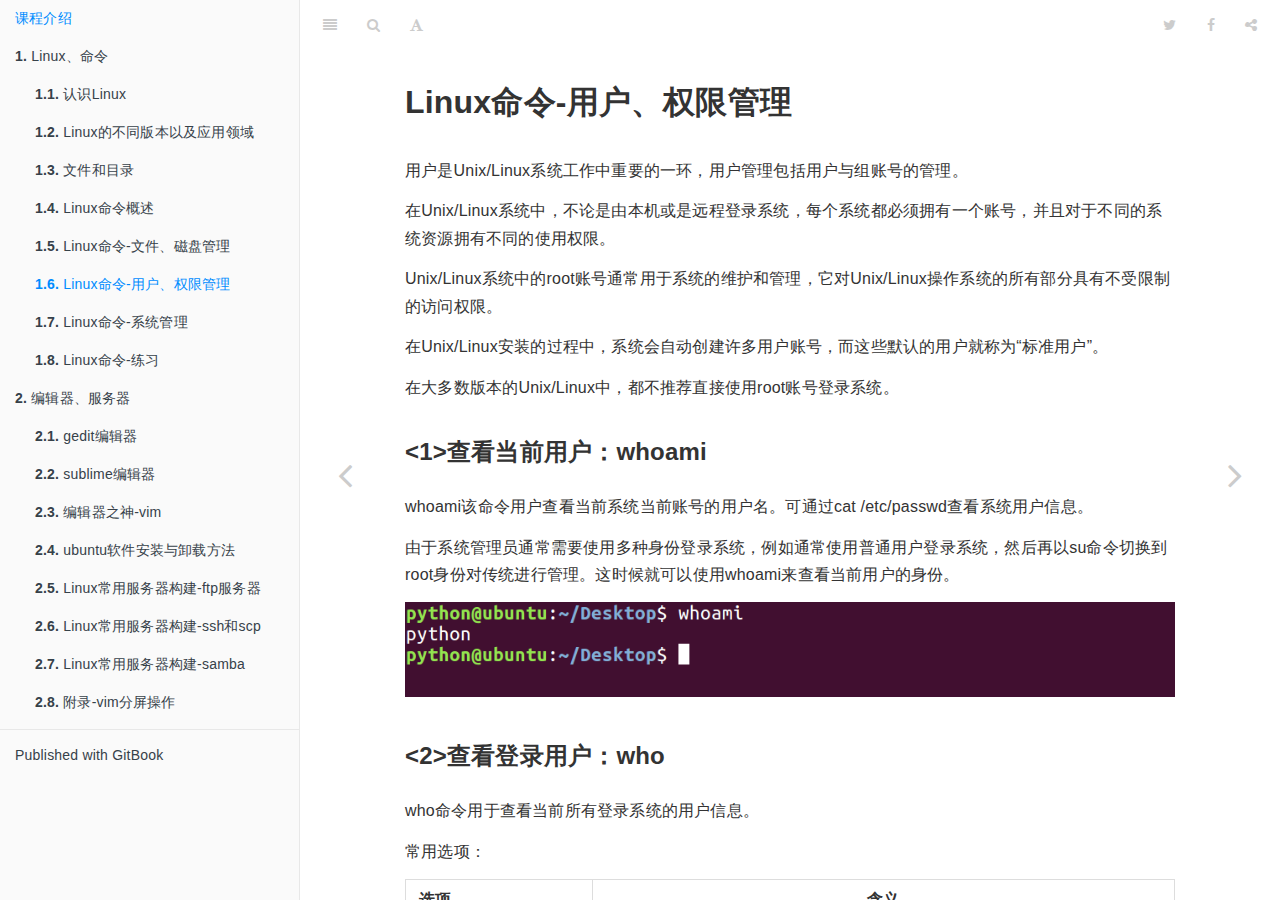
<file: Shell/linux基础/01day/section.3.2.html>
<!DOCTYPE HTML>
<html lang="en" >
    
    <head>
        
        <meta charset="UTF-8">
        <meta http-equiv="X-UA-Compatible" content="IE=edge" />
        <title>Linux命令-用户、权限管理 | 课程介绍</title>
        <meta content="text/html; charset=utf-8" http-equiv="Content-Type">
        <meta name="description" content="">
        <meta name="generator" content="GitBook 2.6.7">
        
        
        <meta name="HandheldFriendly" content="true"/>
        <meta name="viewport" content="width=device-width, initial-scale=1, user-scalable=no">
        <meta name="apple-mobile-web-app-capable" content="yes">
        <meta name="apple-mobile-web-app-status-bar-style" content="black">
        <link rel="apple-touch-icon-precomposed" sizes="152x152" href="../gitbook/images/apple-touch-icon-precomposed-152.png">
        <link rel="shortcut icon" href="../gitbook/images/favicon.ico" type="image/x-icon">
        
    <link rel="stylesheet" href="../gitbook/style.css">
    
        
        <link rel="stylesheet" href="../gitbook/plugins/gitbook-plugin-highlight/website.css">
        
    
        
        <link rel="stylesheet" href="../gitbook/plugins/gitbook-plugin-search/search.css">
        
    
        
        <link rel="stylesheet" href="../gitbook/plugins/gitbook-plugin-fontsettings/website.css">
        
    
    

        
    
    
    <link rel="next" href="../01day/section.3.3.html" />
    
    
    <link rel="prev" href="../01day/section.3.1.html" />
    

        
    </head>
    <body>
        
        
    <div class="book"
        data-level="1.6"
        data-chapter-title="Linux命令-用户、权限管理"
        data-filepath="01day/section.3.2.md"
        data-basepath=".."
        data-revision="Tue Dec 20 2016 08:32:15 GMT+0800 (CST)"
        data-innerlanguage="">
    

<div class="book-summary">
    <nav role="navigation">
        <ul class="summary">
            
            
            
            

            

            
    
        <li class="chapter " data-level="0" data-path="index.html">
            
                
                    <a href="../index.html">
                
                        <i class="fa fa-check"></i>
                        
                        课程介绍
                    </a>
            
            
        </li>
    
        <li class="chapter " data-level="1" data-path="01day/index.html">
            
                
                    <a href="../01day/index.html">
                
                        <i class="fa fa-check"></i>
                        
                            <b>1.</b>
                        
                        Linux、命令
                    </a>
            
            
            <ul class="articles">
                
    
        <li class="chapter " data-level="1.1" data-path="01day/section.1.html">
            
                
                    <a href="../01day/section.1.html">
                
                        <i class="fa fa-check"></i>
                        
                            <b>1.1.</b>
                        
                        认识Linux
                    </a>
            
            
        </li>
    
        <li class="chapter " data-level="1.2" data-path="01day/section.1.1.html">
            
                
                    <a href="../01day/section.1.1.html">
                
                        <i class="fa fa-check"></i>
                        
                            <b>1.2.</b>
                        
                        Linux的不同版本以及应用领域
                    </a>
            
            
        </li>
    
        <li class="chapter " data-level="1.3" data-path="01day/section.2.html">
            
                
                    <a href="../01day/section.2.html">
                
                        <i class="fa fa-check"></i>
                        
                            <b>1.3.</b>
                        
                        文件和目录
                    </a>
            
            
        </li>
    
        <li class="chapter " data-level="1.4" data-path="01day/section.3.html">
            
                
                    <a href="../01day/section.3.html">
                
                        <i class="fa fa-check"></i>
                        
                            <b>1.4.</b>
                        
                        Linux命令概述
                    </a>
            
            
        </li>
    
        <li class="chapter " data-level="1.5" data-path="01day/section.3.1.html">
            
                
                    <a href="../01day/section.3.1.html">
                
                        <i class="fa fa-check"></i>
                        
                            <b>1.5.</b>
                        
                        Linux命令-文件、磁盘管理
                    </a>
            
            
        </li>
    
        <li class="chapter active" data-level="1.6" data-path="01day/section.3.2.html">
            
                
                    <a href="../01day/section.3.2.html">
                
                        <i class="fa fa-check"></i>
                        
                            <b>1.6.</b>
                        
                        Linux命令-用户、权限管理
                    </a>
            
            
        </li>
    
        <li class="chapter " data-level="1.7" data-path="01day/section.3.3.html">
            
                
                    <a href="../01day/section.3.3.html">
                
                        <i class="fa fa-check"></i>
                        
                            <b>1.7.</b>
                        
                        Linux命令-系统管理
                    </a>
            
            
        </li>
    
        <li class="chapter " data-level="1.8" data-path="01day/section.3.4.html">
            
                
                    <a href="../01day/section.3.4.html">
                
                        <i class="fa fa-check"></i>
                        
                            <b>1.8.</b>
                        
                        Linux命令-练习
                    </a>
            
            
        </li>
    

            </ul>
            
        </li>
    
        <li class="chapter " data-level="2" data-path="02day/index.html">
            
                
                    <a href="../02day/index.html">
                
                        <i class="fa fa-check"></i>
                        
                            <b>2.</b>
                        
                        编辑器、服务器
                    </a>
            
            
            <ul class="articles">
                
    
        <li class="chapter " data-level="2.1" data-path="02day/section.1.html">
            
                
                    <a href="../02day/section.1.html">
                
                        <i class="fa fa-check"></i>
                        
                            <b>2.1.</b>
                        
                        gedit编辑器
                    </a>
            
            
        </li>
    
        <li class="chapter " data-level="2.2" data-path="02day/section.1.1.html">
            
                
                    <a href="../02day/section.1.1.html">
                
                        <i class="fa fa-check"></i>
                        
                            <b>2.2.</b>
                        
                        sublime编辑器
                    </a>
            
            
        </li>
    
        <li class="chapter " data-level="2.3" data-path="02day/section.2.html">
            
                
                    <a href="../02day/section.2.html">
                
                        <i class="fa fa-check"></i>
                        
                            <b>2.3.</b>
                        
                        编辑器之神-vim
                    </a>
            
            
        </li>
    
        <li class="chapter " data-level="2.4" data-path="02day/section.3.html">
            
                
                    <a href="../02day/section.3.html">
                
                        <i class="fa fa-check"></i>
                        
                            <b>2.4.</b>
                        
                        ubuntu软件安装与卸载方法
                    </a>
            
            
        </li>
    
        <li class="chapter " data-level="2.5" data-path="02day/section.4.html">
            
                
                    <a href="../02day/section.4.html">
                
                        <i class="fa fa-check"></i>
                        
                            <b>2.5.</b>
                        
                        Linux常用服务器构建-ftp服务器
                    </a>
            
            
        </li>
    
        <li class="chapter " data-level="2.6" data-path="02day/section.5.html">
            
                
                    <a href="../02day/section.5.html">
                
                        <i class="fa fa-check"></i>
                        
                            <b>2.6.</b>
                        
                        Linux常用服务器构建-ssh和scp
                    </a>
            
            
        </li>
    
        <li class="chapter " data-level="2.7" data-path="02day/section.7.html">
            
                
                    <a href="../02day/section.7.html">
                
                        <i class="fa fa-check"></i>
                        
                            <b>2.7.</b>
                        
                        Linux常用服务器构建-samba
                    </a>
            
            
        </li>
    
        <li class="chapter " data-level="2.8" data-path="02day/section.6.html">
            
                
                    <a href="../02day/section.6.html">
                
                        <i class="fa fa-check"></i>
                        
                            <b>2.8.</b>
                        
                        附录-vim分屏操作
                    </a>
            
            
        </li>
    

            </ul>
            
        </li>
    


            
            <li class="divider"></li>
            <li>
                <a href="https://www.gitbook.com" target="blank" class="gitbook-link">
                    Published with GitBook
                </a>
            </li>
            
        </ul>
    </nav>
</div>

    <div class="book-body">
        <div class="body-inner">
            <div class="book-header" role="navigation">
    <!-- Actions Left -->
    

    <!-- Title -->
    <h1>
        <i class="fa fa-circle-o-notch fa-spin"></i>
        <a href="../" >课程介绍</a>
    </h1>
</div>

            <div class="page-wrapper" tabindex="-1" role="main">
                <div class="page-inner">
                
                
                    <section class="normal" id="section-">
                    
                        <h1 id="linux&#x547D;&#x4EE4;&#x7528;&#x6237;&#x3001;&#x6743;&#x9650;&#x7BA1;&#x7406;">Linux&#x547D;&#x4EE4;-&#x7528;&#x6237;&#x3001;&#x6743;&#x9650;&#x7BA1;&#x7406;</h1>
<p>&#x7528;&#x6237;&#x662F;Unix/Linux&#x7CFB;&#x7EDF;&#x5DE5;&#x4F5C;&#x4E2D;&#x91CD;&#x8981;&#x7684;&#x4E00;&#x73AF;&#xFF0C;&#x7528;&#x6237;&#x7BA1;&#x7406;&#x5305;&#x62EC;&#x7528;&#x6237;&#x4E0E;&#x7EC4;&#x8D26;&#x53F7;&#x7684;&#x7BA1;&#x7406;&#x3002;</p>
<p>&#x5728;Unix/Linux&#x7CFB;&#x7EDF;&#x4E2D;&#xFF0C;&#x4E0D;&#x8BBA;&#x662F;&#x7531;&#x672C;&#x673A;&#x6216;&#x662F;&#x8FDC;&#x7A0B;&#x767B;&#x5F55;&#x7CFB;&#x7EDF;&#xFF0C;&#x6BCF;&#x4E2A;&#x7CFB;&#x7EDF;&#x90FD;&#x5FC5;&#x987B;&#x62E5;&#x6709;&#x4E00;&#x4E2A;&#x8D26;&#x53F7;&#xFF0C;&#x5E76;&#x4E14;&#x5BF9;&#x4E8E;&#x4E0D;&#x540C;&#x7684;&#x7CFB;&#x7EDF;&#x8D44;&#x6E90;&#x62E5;&#x6709;&#x4E0D;&#x540C;&#x7684;&#x4F7F;&#x7528;&#x6743;&#x9650;&#x3002;</p>
<p>Unix/Linux&#x7CFB;&#x7EDF;&#x4E2D;&#x7684;root&#x8D26;&#x53F7;&#x901A;&#x5E38;&#x7528;&#x4E8E;&#x7CFB;&#x7EDF;&#x7684;&#x7EF4;&#x62A4;&#x548C;&#x7BA1;&#x7406;&#xFF0C;&#x5B83;&#x5BF9;Unix/Linux&#x64CD;&#x4F5C;&#x7CFB;&#x7EDF;&#x7684;&#x6240;&#x6709;&#x90E8;&#x5206;&#x5177;&#x6709;&#x4E0D;&#x53D7;&#x9650;&#x5236;&#x7684;&#x8BBF;&#x95EE;&#x6743;&#x9650;&#x3002;</p>
<p>&#x5728;Unix/Linux&#x5B89;&#x88C5;&#x7684;&#x8FC7;&#x7A0B;&#x4E2D;&#xFF0C;&#x7CFB;&#x7EDF;&#x4F1A;&#x81EA;&#x52A8;&#x521B;&#x5EFA;&#x8BB8;&#x591A;&#x7528;&#x6237;&#x8D26;&#x53F7;&#xFF0C;&#x800C;&#x8FD9;&#x4E9B;&#x9ED8;&#x8BA4;&#x7684;&#x7528;&#x6237;&#x5C31;&#x79F0;&#x4E3A;&#x201C;&#x6807;&#x51C6;&#x7528;&#x6237;&#x201D;&#x3002;</p>
<p>&#x5728;&#x5927;&#x591A;&#x6570;&#x7248;&#x672C;&#x7684;Unix/Linux&#x4E2D;&#xFF0C;&#x90FD;&#x4E0D;&#x63A8;&#x8350;&#x76F4;&#x63A5;&#x4F7F;&#x7528;root&#x8D26;&#x53F7;&#x767B;&#x5F55;&#x7CFB;&#x7EDF;&#x3002;</p>
<h3 id="&#x67E5;&#x770B;&#x5F53;&#x524D;&#x7528;&#x6237;&#xFF1A;whoami"><1>&#x67E5;&#x770B;&#x5F53;&#x524D;&#x7528;&#x6237;&#xFF1A;whoami</1></h3>
<p>whoami&#x8BE5;&#x547D;&#x4EE4;&#x7528;&#x6237;&#x67E5;&#x770B;&#x5F53;&#x524D;&#x7CFB;&#x7EDF;&#x5F53;&#x524D;&#x8D26;&#x53F7;&#x7684;&#x7528;&#x6237;&#x540D;&#x3002;&#x53EF;&#x901A;&#x8FC7;cat /etc/passwd&#x67E5;&#x770B;&#x7CFB;&#x7EDF;&#x7528;&#x6237;&#x4FE1;&#x606F;&#x3002;</p>
<p>&#x7531;&#x4E8E;&#x7CFB;&#x7EDF;&#x7BA1;&#x7406;&#x5458;&#x901A;&#x5E38;&#x9700;&#x8981;&#x4F7F;&#x7528;&#x591A;&#x79CD;&#x8EAB;&#x4EFD;&#x767B;&#x5F55;&#x7CFB;&#x7EDF;&#xFF0C;&#x4F8B;&#x5982;&#x901A;&#x5E38;&#x4F7F;&#x7528;&#x666E;&#x901A;&#x7528;&#x6237;&#x767B;&#x5F55;&#x7CFB;&#x7EDF;&#xFF0C;&#x7136;&#x540E;&#x518D;&#x4EE5;su&#x547D;&#x4EE4;&#x5207;&#x6362;&#x5230;root&#x8EAB;&#x4EFD;&#x5BF9;&#x4F20;&#x7EDF;&#x8FDB;&#x884C;&#x7BA1;&#x7406;&#x3002;&#x8FD9;&#x65F6;&#x5019;&#x5C31;&#x53EF;&#x4EE5;&#x4F7F;&#x7528;whoami&#x6765;&#x67E5;&#x770B;&#x5F53;&#x524D;&#x7528;&#x6237;&#x7684;&#x8EAB;&#x4EFD;&#x3002;</p>
<p><img src="../Images/Snip20161219_98.png" alt=""></p>
<h3 id="&#x67E5;&#x770B;&#x767B;&#x5F55;&#x7528;&#x6237;&#xFF1A;who"><2>&#x67E5;&#x770B;&#x767B;&#x5F55;&#x7528;&#x6237;&#xFF1A;who</2></h3>
<p>who&#x547D;&#x4EE4;&#x7528;&#x4E8E;&#x67E5;&#x770B;&#x5F53;&#x524D;&#x6240;&#x6709;&#x767B;&#x5F55;&#x7CFB;&#x7EDF;&#x7684;&#x7528;&#x6237;&#x4FE1;&#x606F;&#x3002;</p>
<p>&#x5E38;&#x7528;&#x9009;&#x9879;&#xFF1A;</p>
<table>
<thead>
<tr>
<th style="text-align:left">&#x9009;&#x9879;</th>
<th>&#x542B;&#x4E49;</th>
</tr>
</thead>
<tbody>
<tr>
<td style="text-align:left">-m&#x6216;am I</td>
<td>&#x53EA;&#x663E;&#x793A;&#x8FD0;&#x884C;who&#x547D;&#x4EE4;&#x7684;&#x7528;&#x6237;&#x540D;&#x3001;&#x767B;&#x5F55;&#x7EC8;&#x7AEF;&#x548C;&#x767B;&#x5F55;&#x65F6;&#x95F4;</td>
</tr>
<tr>
<td style="text-align:left">-q&#x6216;--count</td>
<td>&#x53EA;&#x663E;&#x793A;&#x7528;&#x6237;&#x7684;&#x767B;&#x5F55;&#x8D26;&#x53F7;&#x548C;&#x767B;&#x5F55;&#x7528;&#x6237;&#x7684;&#x6570;&#x91CF;</td>
</tr>
<tr>
<td style="text-align:left">-u&#x6216;--heading</td>
<td>&#x663E;&#x793A;&#x5217;&#x6807;&#x9898;</td>
</tr>
</tbody>
</table>
<p><img src="../Images/Snip20161219_99.png" alt=""></p>
<h3 id="&#x9000;&#x51FA;&#x767B;&#x5F55;&#x8D26;&#x6237;&#xFF1A;-exit"><3>&#x9000;&#x51FA;&#x767B;&#x5F55;&#x8D26;&#x6237;&#xFF1A; exit</3></h3>
<p>&#x5982;&#x679C;&#x662F;&#x56FE;&#x5F62;&#x754C;&#x9762;&#xFF0C;&#x9000;&#x51FA;&#x5F53;&#x524D;&#x7EC8;&#x7AEF;&#xFF1B;</p>
<p>&#x5982;&#x679C;&#x662F;&#x4F7F;&#x7528;ssh&#x8FDC;&#x7A0B;&#x767B;&#x5F55;&#xFF0C;&#x9000;&#x51FA;&#x767B;&#x9646;&#x8D26;&#x6237;&#xFF1B;</p>
<p>&#x5982;&#x679C;&#x662F;&#x5207;&#x6362;&#x540E;&#x7684;&#x767B;&#x9646;&#x7528;&#x6237;&#xFF0C;&#x9000;&#x51FA;&#x5219;&#x8FD4;&#x56DE;&#x4E0A;&#x4E00;&#x4E2A;&#x767B;&#x9646;&#x8D26;&#x53F7;&#x3002;</p>
<h3 id="&#x6DFB;&#x52A0;&#x7528;&#x6237;&#x8D26;&#x53F7;&#xFF1A;useradd"><4>&#x6DFB;&#x52A0;&#x7528;&#x6237;&#x8D26;&#x53F7;&#xFF1A;useradd</4></h3>
<p>&#x5728;Unix/Linux&#x4E2D;&#x6DFB;&#x52A0;&#x7528;&#x6237;&#x8D26;&#x53F7;&#x53EF;&#x4EE5;&#x4F7F;&#x7528;adduser&#x6216;useradd&#x547D;&#x4EE4;&#xFF0C;&#x56E0;&#x4E3A;adduser&#x547D;&#x4EE4;&#x662F;&#x6307;&#x5411;useradd&#x547D;&#x4EE4;&#x7684;&#x4E00;&#x4E2A;&#x94FE;&#x63A5;&#xFF0C;&#x56E0;&#x6B64;&#xFF0C;&#x8FD9;&#x4E24;&#x4E2A;&#x547D;&#x4EE4;&#x7684;&#x4F7F;&#x7528;&#x683C;&#x5F0F;&#x5B8C;&#x5168;&#x4E00;&#x6837;&#x3002;</p>
<p>useradd&#x547D;&#x4EE4;&#x7684;&#x4F7F;&#x7528;&#x683C;&#x5F0F;&#x5982;&#x4E0B;&#xFF1A;
useradd  [&#x53C2;&#x6570;]  &#x65B0;&#x5EFA;&#x7528;&#x6237;&#x8D26;&#x53F7;</p>
<table>
<thead>
<tr>
<th style="text-align:left">&#x53C2;&#x6570;</th>
<th>&#x542B;&#x4E49;</th>
</tr>
</thead>
<tbody>
<tr>
<td style="text-align:left">-d <dirname></dirname></td>
<td>&#x6307;&#x5B9A;&#x7528;&#x6237;&#x767B;&#x5F55;&#x7CFB;&#x7EDF;&#x65F6;&#x7684;&#x4E3B;&#x76EE;&#x5F55;&#xFF0C;&#x5982;&#x679C;&#x4E0D;&#x4F7F;&#x7528;&#x8BE5;&#x53C2;&#x6570;&#xFF0C;&#x7CFB;&#x7EDF;&#x81EA;&#x52A8;&#x5728;/home&#x76EE;&#x5F55;&#x4E0B;&#x5EFA;&#x7ACB;&#x4E0E;&#x7528;&#x6237;&#x540D;&#x540C;&#x540D;&#x76EE;&#x5F55;&#x4E3A;&#x4E3B;&#x76EE;&#x5F55;</td>
</tr>
<tr>
<td style="text-align:left">-m</td>
<td>&#x81EA;&#x52A8;&#x5EFA;&#x7ACB;&#x76EE;&#x5F55;</td>
</tr>
<tr>
<td style="text-align:left">-g</td>
<td>&#x6307;&#x5B9A;&#x7EC4;&#x540D;&#x79F0;</td>
</tr>
</tbody>
</table>
<p>&#x76F8;&#x5173;&#x8BF4;&#x660E;&#xFF1A;</p>
<ul>
<li>Linux&#x6BCF;&#x4E2A;&#x7528;&#x6237;&#x90FD;&#x8981;&#x6709;&#x4E00;&#x4E2A;&#x4E3B;&#x76EE;&#x5F55;&#xFF0C;&#x4E3B;&#x76EE;&#x5F55;&#x5C31;&#x662F;&#x7B2C;&#x4E00;&#x6B21;&#x767B;&#x9646;&#x7CFB;&#x7EDF;&#xFF0C;&#x7528;&#x6237;&#x7684;&#x9ED8;&#x8BA4;&#x5F53;&#x524D;&#x76EE;&#x5F55;(/home/&#x7528;&#x6237;)&#xFF1B;</li>
<li>&#x6BCF;&#x4E00;&#x4E2A;&#x7528;&#x6237;&#x5FC5;&#x987B;&#x6709;&#x4E00;&#x4E2A;&#x4E3B;&#x76EE;&#x5F55;&#xFF0C;&#x6240;&#x4EE5;&#x7528;useradd&#x521B;&#x5EFA;&#x7528;&#x6237;&#x7684;&#x65F6;&#x5019;&#xFF0C;&#x4E00;&#x5B9A;&#x7ED9;&#x7528;&#x6237;&#x6307;&#x5B9A;&#x4E00;&#x4E2A;&#x4E3B;&#x76EE;&#x5F55;&#xFF1B;</li>
<li>&#x7528;&#x6237;&#x7684;&#x4E3B;&#x76EE;&#x5F55;&#x4E00;&#x822C;&#x8981;&#x653E;&#x5230;&#x6839;&#x76EE;&#x5F55;&#x7684;home&#x76EE;&#x5F55;&#x4E0B;&#xFF0C;&#x7528;&#x6237;&#x7684;&#x4E3B;&#x76EE;&#x5F55;&#x548C;&#x7528;&#x6237;&#x540D;&#x662F;&#x76F8;&#x540C;&#x7684;&#xFF1B;</li>
<li>&#x5982;&#x679C;&#x521B;&#x5EFA;&#x7528;&#x6237;&#x7684;&#x65F6;&#x5019;&#xFF0C;&#x4E0D;&#x6307;&#x5B9A;&#x7EC4;&#x540D;&#xFF0C;&#x90A3;&#x4E48;&#x7CFB;&#x7EDF;&#x4F1A;&#x81EA;&#x52A8;&#x521B;&#x5EFA;&#x4E00;&#x4E2A;&#x548C;&#x7528;&#x6237;&#x540D;&#x4E00;&#x6837;&#x7684;&#x7EC4;&#x540D;&#x3002;</li>
</ul>
<table>
<thead>
<tr>
<th style="text-align:left">&#x547D;&#x4EE4;</th>
<th>&#x542B;&#x4E49;</th>
</tr>
</thead>
<tbody>
<tr>
<td style="text-align:left">useradd -d /home/abc abc -m</td>
<td>&#x521B;&#x5EFA;abc&#x7528;&#x6237;&#xFF0C;&#x5982;&#x679C;/home/abc&#x76EE;&#x5F55;&#x4E0D;&#x5B58;&#x5728;&#xFF0C;&#x5C31;&#x81EA;&#x52A8;&#x521B;&#x5EFA;&#x8FD9;&#x4E2A;&#x76EE;&#x5F55;&#xFF0C;&#x540C;&#x65F6;&#x7528;&#x6237;&#x5C5E;&#x4E8E;abc&#x7EC4;</td>
</tr>
<tr>
<td style="text-align:left">useradd -d /home/a a -g test -m</td>
<td>&#x521B;&#x5EFA;&#x4E00;&#x4E2A;&#x7528;&#x6237;&#x540D;&#x5B57;&#x53EB;a&#xFF0C;&#x4E3B;&#x76EE;&#x5F55;&#x5728;/home/a&#xFF0C;&#x5982;&#x679C;&#x4E3B;&#x76EE;&#x5F55;&#x4E0D;&#x5B58;&#x5728;&#xFF0C;&#x5C31;&#x81EA;&#x52A8;&#x521B;&#x5EFA;&#x4E3B;&#x76EE;&#x5F55;&#xFF0C;&#x540C;&#x65F6;&#x7528;&#x6237;&#x5C5E;&#x4E8E;test&#x7EC4;</td>
</tr>
<tr>
<td style="text-align:left">cat /etc/passwd</td>
<td>&#x67E5;&#x770B;&#x7CFB;&#x7EDF;&#x5F53;&#x524D;&#x7528;&#x6237;&#x540D;</td>
</tr>
</tbody>
</table>
<p><img src="../Images/Snip20161219_100.png" alt=""></p>
<h3 id="&#x8BBE;&#x7F6E;&#x7528;&#x6237;&#x5BC6;&#x7801;&#xFF1A;passwd"><5>&#x8BBE;&#x7F6E;&#x7528;&#x6237;&#x5BC6;&#x7801;&#xFF1A;passwd</5></h3>
<p>&#x5728;Unix/Linux&#x4E2D;&#xFF0C;&#x8D85;&#x7EA7;&#x7528;&#x6237;&#x53EF;&#x4EE5;&#x4F7F;&#x7528;passwd&#x547D;&#x4EE4;&#x4E3A;&#x666E;&#x901A;&#x7528;&#x6237;&#x8BBE;&#x7F6E;&#x6216;&#x4FEE;&#x6539;&#x7528;&#x6237;&#x53E3;&#x4EE4;&#x3002;&#x7528;&#x6237;&#x4E5F;&#x53EF;&#x4EE5;&#x76F4;&#x63A5;&#x4F7F;&#x7528;&#x8BE5;&#x547D;&#x4EE4;&#x6765;&#x4FEE;&#x6539;&#x81EA;&#x5DF1;&#x7684;&#x53E3;&#x4EE4;&#xFF0C;&#x800C;&#x65E0;&#x9700;&#x5728;&#x547D;&#x4EE4;&#x540E;&#x9762;&#x4F7F;&#x7528;&#x7528;&#x6237;&#x540D;&#x3002;</p>
<p><img src="../Images/Snip20161219_101.png" alt=""></p>
<h3 id="&#x5220;&#x9664;&#x7528;&#x6237;&#xFF1A;userdel"><6>&#x5220;&#x9664;&#x7528;&#x6237;&#xFF1A;userdel</6></h3>
<table>
<thead>
<tr>
<th style="text-align:left">&#x547D;&#x4EE4;</th>
<th>&#x542B;&#x4E49;</th>
</tr>
</thead>
<tbody>
<tr>
<td style="text-align:left">userdel abc(&#x7528;&#x6237;&#x540D;)</td>
<td>&#x5220;&#x9664;abc&#x7528;&#x6237;&#xFF0C;&#x4F46;&#x4E0D;&#x4F1A;&#x81EA;&#x52A8;&#x5220;&#x9664;&#x7528;&#x6237;&#x7684;&#x4E3B;&#x76EE;&#x5F55;</td>
</tr>
<tr>
<td style="text-align:left">userdel -r abc(&#x7528;&#x6237;&#x540D;)</td>
<td>&#x5220;&#x9664;&#x7528;&#x6237;&#xFF0C;&#x540C;&#x65F6;&#x5220;&#x9664;&#x7528;&#x6237;&#x7684;&#x4E3B;&#x76EE;&#x5F55;</td>
</tr>
</tbody>
</table>
<p><img src="../Images/Snip20161012_41.png" alt=""></p>
<h3 id="&#x5207;&#x6362;&#x7528;&#x6237;&#xFF1A;su"><7>&#x5207;&#x6362;&#x7528;&#x6237;&#xFF1A;su</7></h3>
<p>&#x53EF;&#x4EE5;&#x901A;&#x8FC7;su&#x547D;&#x4EE4;&#x5207;&#x6362;&#x7528;&#x6237;&#xFF0C;su&#x540E;&#x9762;&#x53EF;&#x4EE5;&#x52A0;&#x201C;-&#x201D;&#x3002;su&#x548C;su &#x2013;&#x547D;&#x4EE4;&#x4E0D;&#x540C;&#x4E4B;&#x5904;&#x5728;&#x4E8E;&#xFF0C;su -&#x5207;&#x6362;&#x5230;&#x5BF9;&#x5E94;&#x7684;&#x7528;&#x6237;&#x65F6;&#x4F1A;&#x5C06;&#x5F53;&#x524D;&#x7684;&#x5DE5;&#x4F5C;&#x76EE;&#x5F55;&#x81EA;&#x52A8;&#x8F6C;&#x6362;&#x5230;&#x5207;&#x6362;&#x540E;&#x7684;&#x7528;&#x6237;&#x4E3B;&#x76EE;&#x5F55;&#xFF1A;</p>
<p><img src="../Images/Snip20161219_103.png" alt=""></p>
<p>&#x6CE8;&#x610F;&#xFF1A;&#x5982;&#x679C;&#x662F;ubuntu&#x5E73;&#x53F0;&#xFF0C;&#x9700;&#x8981;&#x5728;&#x547D;&#x4EE4;&#x524D;&#x52A0;&#x201C;sudo&#x201D;&#xFF0C;&#x5982;&#x679C;&#x5728;&#x67D0;&#x4E9B;&#x64CD;&#x4F5C;&#x9700;&#x8981;&#x7BA1;&#x7406;&#x5458;&#x624D;&#x80FD;&#x64CD;&#x4F5C;&#xFF0C;ubuntu&#x65E0;&#x9700;&#x5207;&#x6362;&#x5230;root&#x7528;&#x6237;&#x5373;&#x53EF;&#x64CD;&#x4F5C;&#xFF0C;&#x53EA;&#x9700;&#x52A0;&#x201C;sudo&#x201D;&#x5373;&#x53EF;&#x3002;sudo&#x662F;ubuntu&#x5E73;&#x53F0;&#x4E0B;&#x5141;&#x8BB8;&#x7CFB;&#x7EDF;&#x7BA1;&#x7406;&#x5458;&#x8BA9;&#x666E;&#x901A;&#x7528;&#x6237;&#x6267;&#x884C;&#x4E00;&#x4E9B;&#x6216;&#x8005;&#x5168;&#x90E8;&#x7684;root&#x547D;&#x4EE4;&#x7684;&#x4E00;&#x4E2A;&#x5DE5;&#x5177;&#xFF0C;&#x51CF;&#x5C11;&#x4E86;root &#x7528;&#x6237;&#x7684;&#x767B;&#x9646;&#x548C;&#x7BA1;&#x7406;&#x65F6;&#x95F4;&#xFF0C;&#x63D0;&#x9AD8;&#x4E86;&#x5B89;&#x5168;&#x6027;&#x3002;</p>
<table>
<thead>
<tr>
<th style="text-align:left">&#x547D;&#x4EE4;</th>
<th>&#x542B;&#x4E49;</th>
</tr>
</thead>
<tbody>
<tr>
<td style="text-align:left">su</td>
<td>&#x5207;&#x6362;&#x5230;root&#x7528;&#x6237;</td>
</tr>
<tr>
<td style="text-align:left">su root</td>
<td>&#x5207;&#x6362;&#x5230;root&#x7528;&#x6237;</td>
</tr>
<tr>
<td style="text-align:left">su -</td>
<td>&#x5207;&#x6362;&#x5230;root&#x7528;&#x6237;&#xFF0C;&#x540C;&#x65F6;&#x5207;&#x6362;&#x76EE;&#x5F55;&#x5230;/root</td>
</tr>
<tr>
<td style="text-align:left">su - root</td>
<td>&#x5207;&#x6362;&#x5230;root&#x7528;&#x6237;&#xFF0C;&#x540C;&#x65F6;&#x5207;&#x6362;&#x76EE;&#x5F55;&#x5230;/root</td>
</tr>
<tr>
<td style="text-align:left">su &#x666E;&#x901A;&#x7528;&#x6237;</td>
<td>&#x5207;&#x6362;&#x5230;&#x666E;&#x901A;&#x7528;&#x6237;</td>
</tr>
<tr>
<td style="text-align:left">su - &#x666E;&#x901A;&#x7528;&#x6237;</td>
<td>&#x5207;&#x6362;&#x5230;&#x666E;&#x901A;&#x7528;&#x6237;&#xFF0C;&#x540C;&#x65F6;&#x5207;&#x6362;&#x666E;&#x901A;&#x7528;&#x6237;&#x6240;&#x5728;&#x7684;&#x76EE;&#x5F55;</td>
</tr>
</tbody>
</table>
<p>Ubuntu&#x4E0B;&#x5207;&#x6362;&#x5230;root&#x7684;&#x7B80;&#x5355;&#x547D;&#x4EE4;:</p>
<p><img src="../Images/Snip20161219_104.png" alt=""></p>
<h3 id="&#x67E5;&#x770B;&#x6709;&#x54EA;&#x4E9B;&#x7528;&#x6237;&#x7EC4;"><8>&#x67E5;&#x770B;&#x6709;&#x54EA;&#x4E9B;&#x7528;&#x6237;&#x7EC4;</8></h3>
<p>&#x65B9;&#x6CD5;&#x4E00;:</p>
<pre><code>cat /etc/group
</code></pre><p><img src="../Images/Snip20161012_46.png" alt=""></p>
<p>&#x65B9;&#x6CD5;&#x4E8C;:</p>
<pre><code>groupmod +&#x4E09;&#x6B21;tab&#x952E;
</code></pre><p><img src="../Images/Snip20161012_39.png" alt=""></p>
<h3 id="&#x6DFB;&#x52A0;&#x3001;&#x5220;&#x9664;&#x7EC4;&#x8D26;&#x53F7;&#xFF1A;groupadd&#x3001;groupdel"><9>&#x6DFB;&#x52A0;&#x3001;&#x5220;&#x9664;&#x7EC4;&#x8D26;&#x53F7;&#xFF1A;groupadd&#x3001;groupdel</9></h3>
<p>groupadd &#x65B0;&#x5EFA;&#x7EC4;&#x8D26;&#x53F7;
groupdel &#x7EC4;&#x8D26;&#x53F7;
cat /etc/group &#x67E5;&#x770B;&#x7528;&#x6237;&#x7EC4;</p>
<p><img src="../Images/Snip20161219_109.png" alt=""></p>
<p><img src="../Images/Snip20161012_42.png" alt=""></p>
<p><img src="../Images/Snip20161012_43.png" alt=""></p>
<h3 id="&#x4FEE;&#x6539;&#x7528;&#x6237;&#x6240;&#x5728;&#x7EC4;&#xFF1A;usermod"><10>&#x4FEE;&#x6539;&#x7528;&#x6237;&#x6240;&#x5728;&#x7EC4;&#xFF1A;usermod</10></h3>
<p>&#x4F7F;&#x7528;&#x65B9;&#x6CD5;&#xFF1A;usermod -g &#x7528;&#x6237;&#x7EC4; &#x7528;&#x6237;&#x540D;</p>
<p><img src="../Images/Snip20161012_47.png" alt=""></p>
<p><img src="../Images/Snip20161012_44.png" alt=""></p>
<h3 id="&#x67E5;&#x770B;&#x7528;&#x6237;&#x5728;&#x54EA;&#x4E9B;&#x7EC4;"><11>&#x67E5;&#x770B;&#x7528;&#x6237;&#x5728;&#x54EA;&#x4E9B;&#x7EC4;</11></h3>
<p><img src="../Images/Snip20161012_50.png" alt=""></p>
<h3 id="&#x4E3A;&#x521B;&#x5EFA;&#x7684;&#x666E;&#x901A;&#x7528;&#x6237;&#x6DFB;&#x52A0;sudo&#x6743;&#x9650;"><12>&#x4E3A;&#x521B;&#x5EFA;&#x7684;&#x666E;&#x901A;&#x7528;&#x6237;&#x6DFB;&#x52A0;sudo&#x6743;&#x9650;</12></h3>
<p>&#x65B0;&#x521B;&#x5EFA;&#x7684;&#x7528;&#x6237;&#xFF0C;&#x9ED8;&#x8BA4;&#x4E0D;&#x80FD;sudo&#xFF0C;&#x9700;&#x8981;&#x8FDB;&#x884C;&#x4E00;&#x4E0B;&#x64CD;&#x4F5C;</p>
<pre><code>sudo usermod -a -G adm &#x7528;&#x6237;&#x540D;

sudo usermod -a -G sudo &#x7528;&#x6237;&#x540D;
</code></pre><h3 id="usermod-g-&#x4E0E;-g&#x7684;&#x533A;&#x522B;"><13>usermod -g &#x4E0E; -G&#x7684;&#x533A;&#x522B;</13></h3>
<p><code>-g</code>&#x7528;&#x6765;&#x5236;&#x5B9A;&#x8FD9;&#x4E2A;&#x7528;&#x6237;&#x9ED8;&#x8BA4;&#x7684;&#x7528;&#x6237;&#x7EC4;</p>
<p><code>-G</code>&#x4E00;&#x822C;&#x914D;&#x5408;&apos;-a&apos;&#x6765;&#x5B8C;&#x6210;&#x5411;&#x5176;&#x5B83;&#x7EC4;&#x6DFB;&#x52A0;</p>
<p><img src="../Images/Snip20161012_53.png" alt=""></p>
<p><img src="../Images/Snip20161012_54.png" alt=""></p>
<p><img src="../Images/Snip20161012_52.png" alt=""></p>
<h3 id="&#x4FEE;&#x6539;&#x6587;&#x4EF6;&#x6743;&#x9650;&#xFF1A;chmod"><14>&#x4FEE;&#x6539;&#x6587;&#x4EF6;&#x6743;&#x9650;&#xFF1A;chmod</14></h3>
<p>chmod &#x4FEE;&#x6539;&#x6587;&#x4EF6;&#x6743;&#x9650;&#x6709;&#x4E24;&#x79CD;&#x4F7F;&#x7528;&#x683C;&#x5F0F;&#xFF1A;&#x5B57;&#x6BCD;&#x6CD5;&#x4E0E;&#x6570;&#x5B57;&#x6CD5;&#x3002;</p>
<p>&#x5B57;&#x6BCD;&#x6CD5;&#xFF1A;chmod u/g/o/a  +/-/=  rwx  &#x6587;&#x4EF6;</p>
<table>
<thead>
<tr>
<th style="text-align:left">[ u/g/o/a ]</th>
<th>&#x542B;&#x4E49;</th>
</tr>
</thead>
<tbody>
<tr>
<td style="text-align:left">u</td>
<td>user &#x8868;&#x793A;&#x8BE5;&#x6587;&#x4EF6;&#x7684;&#x6240;&#x6709;&#x8005;</td>
</tr>
<tr>
<td style="text-align:left">g</td>
<td>group &#x8868;&#x793A;&#x4E0E;&#x8BE5;&#x6587;&#x4EF6;&#x7684;&#x6240;&#x6709;&#x8005;&#x5C5E;&#x4E8E;&#x540C;&#x4E00;&#x7EC4;( group )&#x8005;&#xFF0C;&#x5373;&#x7528;&#x6237;&#x7EC4;</td>
</tr>
<tr>
<td style="text-align:left">o</td>
<td>other &#x8868;&#x793A;&#x5176;&#x4ED6;&#x4EE5;&#x5916;&#x7684;&#x4EBA;</td>
</tr>
<tr>
<td style="text-align:left">a</td>
<td>all &#x8868;&#x793A;&#x8FD9;&#x4E09;&#x8005;&#x7686;&#x662F;</td>
</tr>
</tbody>
</table>
<table>
<thead>
<tr>
<th>[ +-= ]</th>
<th>&#x542B;&#x4E49;</th>
</tr>
</thead>
<tbody>
<tr>
<td>+</td>
<td>&#x589E;&#x52A0;&#x6743;&#x9650;</td>
</tr>
<tr>
<td>-</td>
<td>&#x64A4;&#x9500;&#x6743;&#x9650;</td>
</tr>
<tr>
<td>=</td>
<td>&#x8BBE;&#x5B9A;&#x6743;&#x9650;</td>
</tr>
</tbody>
</table>
<table>
<thead>
<tr>
<th>rwx</th>
<th>&#x542B;&#x4E49;</th>
</tr>
</thead>
<tbody>
<tr>
<td>r</td>
<td>read &#x8868;&#x793A;&#x53EF;&#x8BFB;&#x53D6;&#xFF0C;&#x5BF9;&#x4E8E;&#x4E00;&#x4E2A;&#x76EE;&#x5F55;&#xFF0C;&#x5982;&#x679C;&#x6CA1;&#x6709;r&#x6743;&#x9650;&#xFF0C;&#x90A3;&#x4E48;&#x5C31;&#x610F;&#x5473;&#x7740;&#x4E0D;&#x80FD;&#x901A;&#x8FC7;ls&#x67E5;&#x770B;&#x8FD9;&#x4E2A;&#x76EE;&#x5F55;&#x7684;&#x5185;&#x5BB9;&#x3002;</td>
</tr>
<tr>
<td>w</td>
<td>write &#x8868;&#x793A;&#x53EF;&#x5199;&#x5165;&#xFF0C;&#x5BF9;&#x4E8E;&#x4E00;&#x4E2A;&#x76EE;&#x5F55;&#xFF0C;&#x5982;&#x679C;&#x6CA1;&#x6709;w&#x6743;&#x9650;&#xFF0C;&#x90A3;&#x4E48;&#x5C31;&#x610F;&#x5473;&#x7740;&#x4E0D;&#x80FD;&#x5728;&#x76EE;&#x5F55;&#x4E0B;&#x521B;&#x5EFA;&#x65B0;&#x7684;&#x6587;&#x4EF6;&#x3002;</td>
</tr>
<tr>
<td>x</td>
<td>excute &#x8868;&#x793A;&#x53EF;&#x6267;&#x884C;&#xFF0C;&#x5BF9;&#x4E8E;&#x4E00;&#x4E2A;&#x76EE;&#x5F55;&#xFF0C;&#x5982;&#x679C;&#x6CA1;&#x6709;x&#x6743;&#x9650;&#xFF0C;&#x90A3;&#x4E48;&#x5C31;&#x610F;&#x5473;&#x7740;&#x4E0D;&#x80FD;&#x901A;&#x8FC7;cd&#x8FDB;&#x5165;&#x8FD9;&#x4E2A;&#x76EE;&#x5F55;&#x3002;</td>
</tr>
</tbody>
</table>
<p><img src="../Images/Snip20161219_105.png" alt="">
<img src="../Images/Snip20161219_106.png" alt="">
<img src="../Images/Snip20161219_107.png" alt=""></p>
<p>&#x5982;&#x679C;&#x9700;&#x8981;&#x540C;&#x65F6;&#x8FDB;&#x884C;&#x8BBE;&#x5B9A;&#x62E5;&#x6709;&#x8005;&#x3001;&#x540C;&#x7EC4;&#x8005;&#x4EE5;&#x53CA;&#x5176;&#x4ED6;&#x4EBA;&#x7684;&#x6743;&#x9650;&#xFF0C;&#x53C2;&#x8003;&#x5982;&#x4E0B;&#xFF1A;</p>
<p><img src="../Images/01-linux&#x57FA;&#x7840;-117.png" alt=""></p>
<p><img src="../Images/01-linux&#x57FA;&#x7840;-118.png" alt=""></p>
<p>&#x6570;&#x5B57;&#x6CD5;&#xFF1A;&#x201C;rwx&#x201D; &#x8FD9;&#x4E9B;&#x6743;&#x9650;&#x4E5F;&#x53EF;&#x4EE5;&#x7528;&#x6570;&#x5B57;&#x6765;&#x4EE3;&#x66FF;</p>
<table>
<thead>
<tr>
<th>&#x5B57;&#x6BCD;</th>
<th>&#x8BF4;&#x660E;</th>
</tr>
</thead>
<tbody>
<tr>
<td>r</td>
<td>&#x8BFB;&#x53D6;&#x6743;&#x9650;&#xFF0C;&#x6570;&#x5B57;&#x4EE3;&#x53F7;&#x4E3A; &quot;4&quot;</td>
</tr>
<tr>
<td>w</td>
<td>&#x5199;&#x5165;&#x6743;&#x9650;&#xFF0C;&#x6570;&#x5B57;&#x4EE3;&#x53F7;&#x4E3A; &quot;2&quot;</td>
</tr>
<tr>
<td>x</td>
<td>&#x6267;&#x884C;&#x6743;&#x9650;&#xFF0C;&#x6570;&#x5B57;&#x4EE3;&#x53F7;&#x4E3A; &quot;1&quot;</td>
</tr>
<tr>
<td>-</td>
<td>&#x4E0D;&#x5177;&#x4EFB;&#x4F55;&#x6743;&#x9650;&#xFF0C;&#x6570;&#x5B57;&#x4EE3;&#x53F7;&#x4E3A; &quot;0&quot;</td>
</tr>
</tbody>
</table>
<p>&#x5982;&#x6267;&#x884C;&#xFF1A;chmod u=rwx,g=rx,o=r filename 
&#x5C31;&#x7B49;&#x540C;&#x4E8E;&#xFF1A;chmod u=7,g=5,o=4 filename</p>
<p>chmod 751 file&#xFF1A;</p>
<ul>
<li>&#x6587;&#x4EF6;&#x6240;&#x6709;&#x8005;&#xFF1A;&#x8BFB;&#x3001;&#x5199;&#x3001;&#x6267;&#x884C;&#x6743;&#x9650;</li>
<li>&#x540C;&#x7EC4;&#x7528;&#x6237;&#xFF1A;&#x8BFB;&#x3001;&#x6267;&#x884C;&#x7684;&#x6743;&#x9650;</li>
<li>&#x5176;&#x5B83;&#x7528;&#x6237;&#xFF1A;&#x6267;&#x884C;&#x7684;&#x6743;&#x9650;</li>
</ul>
<p><img src="../Images/Snip20161219_108.png" alt=""></p>
<p>&#x6CE8;&#x610F;&#xFF1A;&#x5982;&#x679C;&#x60F3;&#x9012;&#x5F52;&#x6240;&#x6709;&#x76EE;&#x5F55;&#x52A0;&#x4E0A;&#x76F8;&#x540C;&#x6743;&#x9650;&#xFF0C;&#x9700;&#x8981;&#x52A0;&#x4E0A;&#x53C2;&#x6570;&#x201C; -R &#x201D;&#x3002;
&#x5982;&#xFF1A;chmod 777 test/ -R &#x9012;&#x5F52; test &#x76EE;&#x5F55;&#x4E0B;&#x6240;&#x6709;&#x6587;&#x4EF6;&#x52A0; 777 &#x6743;&#x9650;</p>
<h3 id="&#x4FEE;&#x6539;&#x6587;&#x4EF6;&#x6240;&#x6709;&#x8005;&#xFF1A;chown"><15>&#x4FEE;&#x6539;&#x6587;&#x4EF6;&#x6240;&#x6709;&#x8005;&#xFF1A;chown</15></h3>
<p><img src="../Images/Snip20161219_110.png" alt=""></p>
<h3 id="&#x4FEE;&#x6539;&#x6587;&#x4EF6;&#x6240;&#x5C5E;&#x7EC4;&#xFF1A;chgrp"><16>&#x4FEE;&#x6539;&#x6587;&#x4EF6;&#x6240;&#x5C5E;&#x7EC4;&#xFF1A;chgrp</16></h3>
<p><img src="../Images/Snip20161219_111.png" alt=""></p>

                    
                    </section>
                
                
                </div>
            </div>
        </div>

        
        <a href="../01day/section.3.1.html" class="navigation navigation-prev " aria-label="Previous page: Linux命令-文件、磁盘管理"><i class="fa fa-angle-left"></i></a>
        
        
        <a href="../01day/section.3.3.html" class="navigation navigation-next " aria-label="Next page: Linux命令-系统管理"><i class="fa fa-angle-right"></i></a>
        
    </div>
</div>

        
<script src="../gitbook/app.js"></script>

    
    <script src="../gitbook/plugins/gitbook-plugin-search/lunr.min.js"></script>
    

    
    <script src="../gitbook/plugins/gitbook-plugin-search/search.js"></script>
    

    
    <script src="../gitbook/plugins/gitbook-plugin-sharing/buttons.js"></script>
    

    
    <script src="../gitbook/plugins/gitbook-plugin-fontsettings/buttons.js"></script>
    

    
    <script src="../gitbook/plugins/gitbook-plugin-livereload/plugin.js"></script>
    

<script>
require(["gitbook"], function(gitbook) {
    var config = {"highlight":{},"search":{"maxIndexSize":1000000},"sharing":{"facebook":true,"twitter":true,"google":false,"weibo":false,"instapaper":false,"vk":false,"all":["facebook","google","twitter","weibo","instapaper"]},"fontsettings":{"theme":"white","family":"sans","size":2},"livereload":{}};
    gitbook.start(config);
});
</script>

        
    </body>
    
</html>
</file>
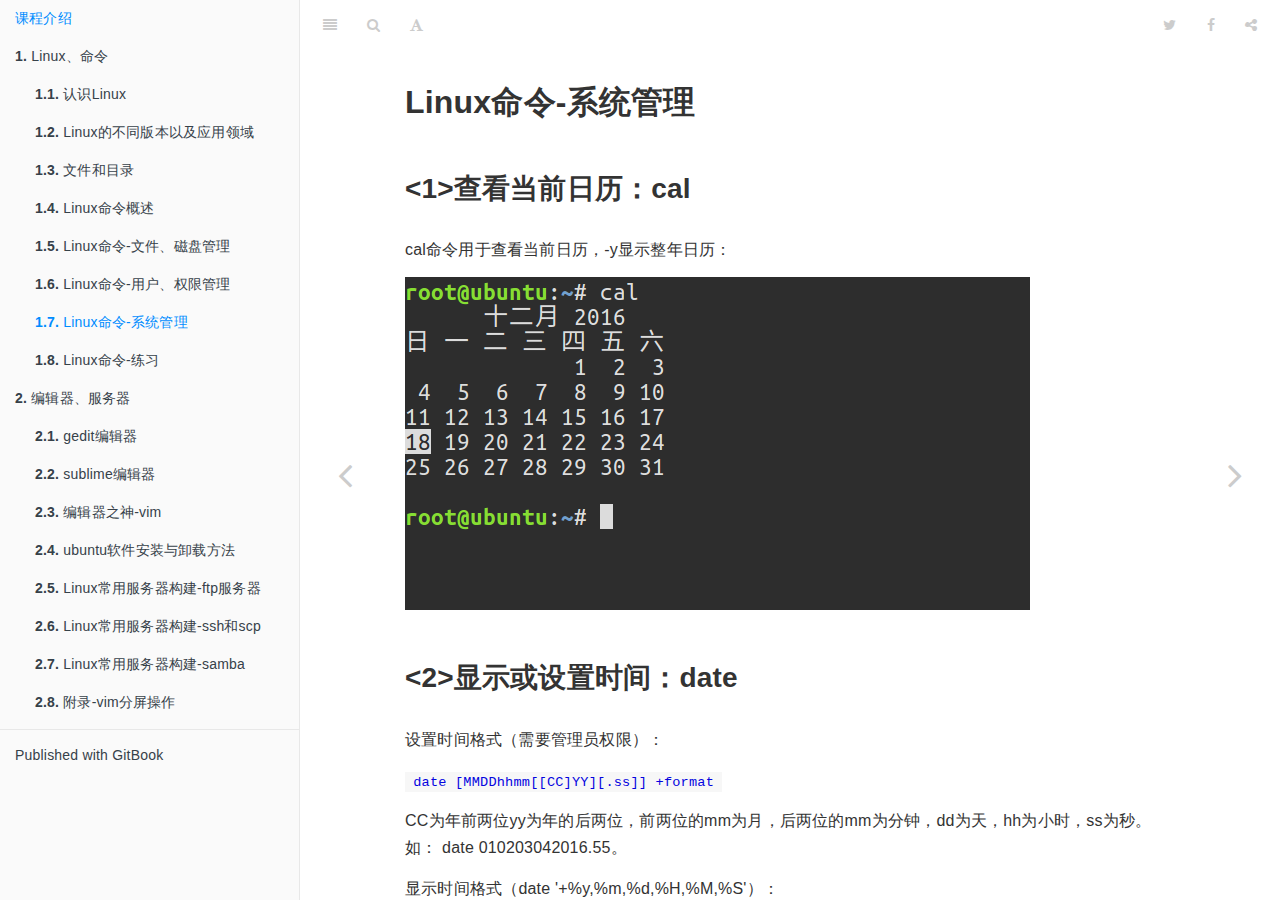
<file: Shell/linux基础/01day/section.3.3.html>
<!DOCTYPE HTML>
<html lang="en" >
    
    <head>
        
        <meta charset="UTF-8">
        <meta http-equiv="X-UA-Compatible" content="IE=edge" />
        <title>Linux命令-系统管理 | 课程介绍</title>
        <meta content="text/html; charset=utf-8" http-equiv="Content-Type">
        <meta name="description" content="">
        <meta name="generator" content="GitBook 2.6.7">
        
        
        <meta name="HandheldFriendly" content="true"/>
        <meta name="viewport" content="width=device-width, initial-scale=1, user-scalable=no">
        <meta name="apple-mobile-web-app-capable" content="yes">
        <meta name="apple-mobile-web-app-status-bar-style" content="black">
        <link rel="apple-touch-icon-precomposed" sizes="152x152" href="../gitbook/images/apple-touch-icon-precomposed-152.png">
        <link rel="shortcut icon" href="../gitbook/images/favicon.ico" type="image/x-icon">
        
    <link rel="stylesheet" href="../gitbook/style.css">
    
        
        <link rel="stylesheet" href="../gitbook/plugins/gitbook-plugin-highlight/website.css">
        
    
        
        <link rel="stylesheet" href="../gitbook/plugins/gitbook-plugin-search/search.css">
        
    
        
        <link rel="stylesheet" href="../gitbook/plugins/gitbook-plugin-fontsettings/website.css">
        
    
    

        
    
    
    <link rel="next" href="../01day/section.3.4.html" />
    
    
    <link rel="prev" href="../01day/section.3.2.html" />
    

        
    </head>
    <body>
        
        
    <div class="book"
        data-level="1.7"
        data-chapter-title="Linux命令-系统管理"
        data-filepath="01day/section.3.3.md"
        data-basepath=".."
        data-revision="Tue Dec 20 2016 08:32:15 GMT+0800 (CST)"
        data-innerlanguage="">
    

<div class="book-summary">
    <nav role="navigation">
        <ul class="summary">
            
            
            
            

            

            
    
        <li class="chapter " data-level="0" data-path="index.html">
            
                
                    <a href="../index.html">
                
                        <i class="fa fa-check"></i>
                        
                        课程介绍
                    </a>
            
            
        </li>
    
        <li class="chapter " data-level="1" data-path="01day/index.html">
            
                
                    <a href="../01day/index.html">
                
                        <i class="fa fa-check"></i>
                        
                            <b>1.</b>
                        
                        Linux、命令
                    </a>
            
            
            <ul class="articles">
                
    
        <li class="chapter " data-level="1.1" data-path="01day/section.1.html">
            
                
                    <a href="../01day/section.1.html">
                
                        <i class="fa fa-check"></i>
                        
                            <b>1.1.</b>
                        
                        认识Linux
                    </a>
            
            
        </li>
    
        <li class="chapter " data-level="1.2" data-path="01day/section.1.1.html">
            
                
                    <a href="../01day/section.1.1.html">
                
                        <i class="fa fa-check"></i>
                        
                            <b>1.2.</b>
                        
                        Linux的不同版本以及应用领域
                    </a>
            
            
        </li>
    
        <li class="chapter " data-level="1.3" data-path="01day/section.2.html">
            
                
                    <a href="../01day/section.2.html">
                
                        <i class="fa fa-check"></i>
                        
                            <b>1.3.</b>
                        
                        文件和目录
                    </a>
            
            
        </li>
    
        <li class="chapter " data-level="1.4" data-path="01day/section.3.html">
            
                
                    <a href="../01day/section.3.html">
                
                        <i class="fa fa-check"></i>
                        
                            <b>1.4.</b>
                        
                        Linux命令概述
                    </a>
            
            
        </li>
    
        <li class="chapter " data-level="1.5" data-path="01day/section.3.1.html">
            
                
                    <a href="../01day/section.3.1.html">
                
                        <i class="fa fa-check"></i>
                        
                            <b>1.5.</b>
                        
                        Linux命令-文件、磁盘管理
                    </a>
            
            
        </li>
    
        <li class="chapter " data-level="1.6" data-path="01day/section.3.2.html">
            
                
                    <a href="../01day/section.3.2.html">
                
                        <i class="fa fa-check"></i>
                        
                            <b>1.6.</b>
                        
                        Linux命令-用户、权限管理
                    </a>
            
            
        </li>
    
        <li class="chapter active" data-level="1.7" data-path="01day/section.3.3.html">
            
                
                    <a href="../01day/section.3.3.html">
                
                        <i class="fa fa-check"></i>
                        
                            <b>1.7.</b>
                        
                        Linux命令-系统管理
                    </a>
            
            
        </li>
    
        <li class="chapter " data-level="1.8" data-path="01day/section.3.4.html">
            
                
                    <a href="../01day/section.3.4.html">
                
                        <i class="fa fa-check"></i>
                        
                            <b>1.8.</b>
                        
                        Linux命令-练习
                    </a>
            
            
        </li>
    

            </ul>
            
        </li>
    
        <li class="chapter " data-level="2" data-path="02day/index.html">
            
                
                    <a href="../02day/index.html">
                
                        <i class="fa fa-check"></i>
                        
                            <b>2.</b>
                        
                        编辑器、服务器
                    </a>
            
            
            <ul class="articles">
                
    
        <li class="chapter " data-level="2.1" data-path="02day/section.1.html">
            
                
                    <a href="../02day/section.1.html">
                
                        <i class="fa fa-check"></i>
                        
                            <b>2.1.</b>
                        
                        gedit编辑器
                    </a>
            
            
        </li>
    
        <li class="chapter " data-level="2.2" data-path="02day/section.1.1.html">
            
                
                    <a href="../02day/section.1.1.html">
                
                        <i class="fa fa-check"></i>
                        
                            <b>2.2.</b>
                        
                        sublime编辑器
                    </a>
            
            
        </li>
    
        <li class="chapter " data-level="2.3" data-path="02day/section.2.html">
            
                
                    <a href="../02day/section.2.html">
                
                        <i class="fa fa-check"></i>
                        
                            <b>2.3.</b>
                        
                        编辑器之神-vim
                    </a>
            
            
        </li>
    
        <li class="chapter " data-level="2.4" data-path="02day/section.3.html">
            
                
                    <a href="../02day/section.3.html">
                
                        <i class="fa fa-check"></i>
                        
                            <b>2.4.</b>
                        
                        ubuntu软件安装与卸载方法
                    </a>
            
            
        </li>
    
        <li class="chapter " data-level="2.5" data-path="02day/section.4.html">
            
                
                    <a href="../02day/section.4.html">
                
                        <i class="fa fa-check"></i>
                        
                            <b>2.5.</b>
                        
                        Linux常用服务器构建-ftp服务器
                    </a>
            
            
        </li>
    
        <li class="chapter " data-level="2.6" data-path="02day/section.5.html">
            
                
                    <a href="../02day/section.5.html">
                
                        <i class="fa fa-check"></i>
                        
                            <b>2.6.</b>
                        
                        Linux常用服务器构建-ssh和scp
                    </a>
            
            
        </li>
    
        <li class="chapter " data-level="2.7" data-path="02day/section.7.html">
            
                
                    <a href="../02day/section.7.html">
                
                        <i class="fa fa-check"></i>
                        
                            <b>2.7.</b>
                        
                        Linux常用服务器构建-samba
                    </a>
            
            
        </li>
    
        <li class="chapter " data-level="2.8" data-path="02day/section.6.html">
            
                
                    <a href="../02day/section.6.html">
                
                        <i class="fa fa-check"></i>
                        
                            <b>2.8.</b>
                        
                        附录-vim分屏操作
                    </a>
            
            
        </li>
    

            </ul>
            
        </li>
    


            
            <li class="divider"></li>
            <li>
                <a href="https://www.gitbook.com" target="blank" class="gitbook-link">
                    Published with GitBook
                </a>
            </li>
            
        </ul>
    </nav>
</div>

    <div class="book-body">
        <div class="body-inner">
            <div class="book-header" role="navigation">
    <!-- Actions Left -->
    

    <!-- Title -->
    <h1>
        <i class="fa fa-circle-o-notch fa-spin"></i>
        <a href="../" >课程介绍</a>
    </h1>
</div>

            <div class="page-wrapper" tabindex="-1" role="main">
                <div class="page-inner">
                
                
                    <section class="normal" id="section-">
                    
                        <h1 id="linux&#x547D;&#x4EE4;&#x7CFB;&#x7EDF;&#x7BA1;&#x7406;">Linux&#x547D;&#x4EE4;-&#x7CFB;&#x7EDF;&#x7BA1;&#x7406;</h1>
<h2 id="&#x67E5;&#x770B;&#x5F53;&#x524D;&#x65E5;&#x5386;&#xFF1A;cal"><1>&#x67E5;&#x770B;&#x5F53;&#x524D;&#x65E5;&#x5386;&#xFF1A;cal</1></h2>
<p>cal&#x547D;&#x4EE4;&#x7528;&#x4E8E;&#x67E5;&#x770B;&#x5F53;&#x524D;&#x65E5;&#x5386;&#xFF0C;-y&#x663E;&#x793A;&#x6574;&#x5E74;&#x65E5;&#x5386;&#xFF1A;</p>
<p><img src="../Images/Snip20161218_28.png" alt=""></p>
<h2 id="&#x663E;&#x793A;&#x6216;&#x8BBE;&#x7F6E;&#x65F6;&#x95F4;&#xFF1A;date"><2>&#x663E;&#x793A;&#x6216;&#x8BBE;&#x7F6E;&#x65F6;&#x95F4;&#xFF1A;date</2></h2>
<p>&#x8BBE;&#x7F6E;&#x65F6;&#x95F4;&#x683C;&#x5F0F;&#xFF08;&#x9700;&#x8981;&#x7BA1;&#x7406;&#x5458;&#x6743;&#x9650;&#xFF09;&#xFF1A;</p>
<p><code>date  [MMDDhhmm[[CC]YY][.ss]] +format</code></p>
<p>CC&#x4E3A;&#x5E74;&#x524D;&#x4E24;&#x4F4D;yy&#x4E3A;&#x5E74;&#x7684;&#x540E;&#x4E24;&#x4F4D;&#xFF0C;&#x524D;&#x4E24;&#x4F4D;&#x7684;mm&#x4E3A;&#x6708;&#xFF0C;&#x540E;&#x4E24;&#x4F4D;&#x7684;mm&#x4E3A;&#x5206;&#x949F;&#xFF0C;dd&#x4E3A;&#x5929;&#xFF0C;hh&#x4E3A;&#x5C0F;&#x65F6;&#xFF0C;ss&#x4E3A;&#x79D2;&#x3002;&#x5982;&#xFF1A; date 010203042016.55&#x3002;</p>
<p>&#x663E;&#x793A;&#x65F6;&#x95F4;&#x683C;&#x5F0F;&#xFF08;date &apos;+%y,%m,%d,%H,%M,%S&apos;&#xFF09;&#xFF1A;</p>
<table>
<thead>
<tr>
<th style="text-align:left">format&#x683C;&#x5F0F;</th>
<th>&#x542B;&#x4E49;</th>
</tr>
</thead>
<tbody>
<tr>
<td style="text-align:left">%Y&#xFF0C;%y</td>
<td>&#x5E74;</td>
</tr>
<tr>
<td style="text-align:left">%m</td>
<td>&#x6708;</td>
</tr>
<tr>
<td style="text-align:left">%d</td>
<td>&#x65E5;</td>
</tr>
<tr>
<td style="text-align:left">%H</td>
<td>&#x65F6;</td>
</tr>
<tr>
<td style="text-align:left">%M</td>
<td>&#x5206;</td>
</tr>
<tr>
<td style="text-align:left">%S</td>
<td>&#x79D2;</td>
</tr>
</tbody>
</table>
<p><img src="../Images/Snip20161218_30.png" alt=""></p>
<h3 id="&#x67E5;&#x770B;&#x8FDB;&#x7A0B;&#x4FE1;&#x606F;&#xFF1A;ps"><3>&#x67E5;&#x770B;&#x8FDB;&#x7A0B;&#x4FE1;&#x606F;&#xFF1A;ps</3></h3>
<p>&#x8FDB;&#x7A0B;&#x662F;&#x4E00;&#x4E2A;&#x5177;&#x6709;&#x4E00;&#x5B9A;&#x72EC;&#x7ACB;&#x529F;&#x80FD;&#x7684;&#x7A0B;&#x5E8F;&#xFF0C;&#x5B83;&#x662F;&#x64CD;&#x4F5C;&#x7CFB;&#x7EDF;&#x52A8;&#x6001;&#x6267;&#x884C;&#x7684;&#x57FA;&#x672C;&#x5355;&#x5143;&#x3002;</p>
<p>ps&#x547D;&#x4EE4;&#x53EF;&#x4EE5;&#x67E5;&#x770B;&#x8FDB;&#x7A0B;&#x7684;&#x8BE6;&#x7EC6;&#x72B6;&#x51B5;&#xFF0C;&#x5E38;&#x7528;&#x9009;&#x9879;(&#x9009;&#x9879;&#x53EF;&#x4EE5;&#x4E0D;&#x52A0;&#x201C;-&#x201D;)&#x5982;&#x4E0B;&#xFF1A;</p>
<table>
<thead>
<tr>
<th style="text-align:left">&#x9009;&#x9879;</th>
<th>&#x542B;&#x4E49;</th>
</tr>
</thead>
<tbody>
<tr>
<td style="text-align:left">-a</td>
<td>&#x663E;&#x793A;&#x7EC8;&#x7AEF;&#x4E0A;&#x7684;&#x6240;&#x6709;&#x8FDB;&#x7A0B;&#xFF0C;&#x5305;&#x62EC;&#x5176;&#x4ED6;&#x7528;&#x6237;&#x7684;&#x8FDB;&#x7A0B;</td>
</tr>
<tr>
<td style="text-align:left">-u</td>
<td>&#x663E;&#x793A;&#x8FDB;&#x7A0B;&#x7684;&#x8BE6;&#x7EC6;&#x72B6;&#x6001;</td>
</tr>
<tr>
<td style="text-align:left">-x</td>
<td>&#x663E;&#x793A;&#x6CA1;&#x6709;&#x63A7;&#x5236;&#x7EC8;&#x7AEF;&#x7684;&#x8FDB;&#x7A0B;</td>
</tr>
<tr>
<td style="text-align:left">-w</td>
<td>&#x663E;&#x793A;&#x52A0;&#x5BBD;&#xFF0C;&#x4EE5;&#x4FBF;&#x663E;&#x793A;&#x66F4;&#x591A;&#x7684;&#x4FE1;&#x606F;</td>
</tr>
<tr>
<td style="text-align:left">-r</td>
<td>&#x53EA;&#x663E;&#x793A;&#x6B63;&#x5728;&#x8FD0;&#x884C;&#x7684;&#x8FDB;&#x7A0B;</td>
</tr>
</tbody>
</table>
<p><img src="../Images/Snip20161218_31.png" alt=""></p>
<h3 id="&#x52A8;&#x6001;&#x663E;&#x793A;&#x8FDB;&#x7A0B;&#xFF1A;top"><4>&#x52A8;&#x6001;&#x663E;&#x793A;&#x8FDB;&#x7A0B;&#xFF1A;top</4></h3>
<p>top&#x547D;&#x4EE4;&#x7528;&#x6765;&#x52A8;&#x6001;&#x663E;&#x793A;&#x8FD0;&#x884C;&#x4E2D;&#x7684;&#x8FDB;&#x7A0B;&#x3002;top&#x547D;&#x4EE4;&#x80FD;&#x591F;&#x5728;&#x8FD0;&#x884C;&#x540E;&#xFF0C;&#x5728;&#x6307;&#x5B9A;&#x7684;&#x65F6;&#x95F4;&#x95F4;&#x9694;&#x66F4;&#x65B0;&#x663E;&#x793A;&#x4FE1;&#x606F;&#x3002;&#x53EF;&#x4EE5;&#x5728;&#x4F7F;&#x7528;top&#x547D;&#x4EE4;&#x65F6;&#x52A0;&#x4E0A;-d <interval>&#x6765;&#x6307;&#x5B9A;&#x663E;&#x793A;&#x4FE1;&#x606F;&#x66F4;&#x65B0;&#x7684;&#x65F6;&#x95F4;&#x95F4;&#x9694;&#x3002;</interval></p>
<p>&#x5728;top&#x547D;&#x4EE4;&#x6267;&#x884C;&#x540E;&#xFF0C;&#x53EF;&#x4EE5;&#x6309;&#x4E0B;&#x6309;&#x952E;&#x5F97;&#x5230;&#x5BF9;&#x663E;&#x793A;&#x7684;&#x7ED3;&#x679C;&#x8FDB;&#x884C;&#x6392;&#x5E8F;&#xFF1A;</p>
<table>
<thead>
<tr>
<th style="text-align:left">&#x6309;&#x952E;</th>
<th>&#x542B;&#x4E49;</th>
</tr>
</thead>
<tbody>
<tr>
<td style="text-align:left">M</td>
<td>&#x6839;&#x636E;&#x5185;&#x5B58;&#x4F7F;&#x7528;&#x91CF;&#x6765;&#x6392;&#x5E8F;</td>
</tr>
<tr>
<td style="text-align:left">P</td>
<td>&#x6839;&#x636E;CPU&#x5360;&#x6709;&#x7387;&#x6765;&#x6392;&#x5E8F;</td>
</tr>
<tr>
<td style="text-align:left">T</td>
<td>&#x6839;&#x636E;&#x8FDB;&#x7A0B;&#x8FD0;&#x884C;&#x65F6;&#x95F4;&#x7684;&#x957F;&#x77ED;&#x6765;&#x6392;&#x5E8F;</td>
</tr>
<tr>
<td style="text-align:left">U</td>
<td>&#x53EF;&#x4EE5;&#x6839;&#x636E;&#x540E;&#x9762;&#x8F93;&#x5165;&#x7684;&#x7528;&#x6237;&#x540D;&#x6765;&#x7B5B;&#x9009;&#x8FDB;&#x7A0B;</td>
</tr>
<tr>
<td style="text-align:left">K</td>
<td>&#x53EF;&#x4EE5;&#x6839;&#x636E;&#x540E;&#x9762;&#x8F93;&#x5165;&#x7684;PID&#x6765;&#x6740;&#x6B7B;&#x8FDB;&#x7A0B;&#x3002;</td>
</tr>
<tr>
<td style="text-align:left">q</td>
<td>&#x9000;&#x51FA;</td>
</tr>
<tr>
<td style="text-align:left">h</td>
<td>&#x83B7;&#x5F97;&#x5E2E;&#x52A9;</td>
</tr>
</tbody>
</table>
<p><img src="../Images/Snip20161218_32.png" alt=""></p>
<h3 id="&#x7EC8;&#x6B62;&#x8FDB;&#x7A0B;&#xFF1A;kill"><5>&#x7EC8;&#x6B62;&#x8FDB;&#x7A0B;&#xFF1A;kill</5></h3>
<p>kill&#x547D;&#x4EE4;&#x6307;&#x5B9A;&#x8FDB;&#x7A0B;&#x53F7;&#x7684;&#x8FDB;&#x7A0B;&#xFF0C;&#x9700;&#x8981;&#x914D;&#x5408; ps &#x4F7F;&#x7528;&#x3002;</p>
<p>&#x4F7F;&#x7528;&#x683C;&#x5F0F;&#xFF1A;</p>
<pre><code>kill [-signal] pid
</code></pre><p>&#x4FE1;&#x53F7;&#x503C;&#x4ECE;0&#x5230;15&#xFF0C;&#x5176;&#x4E2D;9&#x4E3A;&#x7EDD;&#x5BF9;&#x7EC8;&#x6B62;&#xFF0C;&#x53EF;&#x4EE5;&#x5904;&#x7406;&#x4E00;&#x822C;&#x4FE1;&#x53F7;&#x65E0;&#x6CD5;&#x7EC8;&#x6B62;&#x7684;&#x8FDB;&#x7A0B;&#x3002;</p>
<p>kill  9133 &#xFF1A;9133 &#x4E3A;&#x5E94;&#x7528;&#x7A0B;&#x5E8F;&#x6240;&#x5BF9;&#x5E94;&#x7684;&#x8FDB;&#x7A0B;&#x53F7;</p>
<p><img src="../Images/Snip20161219_96.png" alt=""></p>
<p><img src="../Images/Snip20161219_97.png" alt=""></p>
<p>&#x6709;&#x4E9B;&#x8FDB;&#x7A0B;&#x4E0D;&#x80FD;&#x76F4;&#x63A5;&#x6740;&#x6B7B;&#xFF0C;&#x8FD9;&#x65F6;&#x5019;&#x6211;&#x4EEC;&#x9700;&#x8981;&#x52A0;&#x4E00;&#x4E2A;&#x53C2;&#x6570;&#x201C; -9 &#x201D;&#xFF0C;&#x201C; -9 &#x201D; &#x4EE3;&#x8868;&#x5F3A;&#x5236;&#x7ED3;&#x675F;&#xFF1A;</p>
<h3 id="&#x5173;&#x673A;&#x91CD;&#x542F;&#xFF1A;reboot&#x3001;shutdown&#x3001;init"><6>&#x5173;&#x673A;&#x91CD;&#x542F;&#xFF1A;reboot&#x3001;shutdown&#x3001;init</6></h3>
<table>
<thead>
<tr>
<th style="text-align:left">&#x547D;&#x4EE4;</th>
<th>&#x542B;&#x4E49;</th>
</tr>
</thead>
<tbody>
<tr>
<td style="text-align:left">reboot</td>
<td>&#x91CD;&#x65B0;&#x542F;&#x52A8;&#x64CD;&#x4F5C;&#x7CFB;&#x7EDF;</td>
</tr>
<tr>
<td style="text-align:left">shutdown &#x2013;r now</td>
<td>&#x91CD;&#x65B0;&#x542F;&#x52A8;&#x64CD;&#x4F5C;&#x7CFB;&#x7EDF;&#xFF0C;shutdown&#x4F1A;&#x7ED9;&#x522B;&#x7684;&#x7528;&#x6237;&#x63D0;&#x793A;</td>
</tr>
<tr>
<td style="text-align:left">shutdown -h now</td>
<td>&#x7ACB;&#x523B;&#x5173;&#x673A;&#xFF0C;&#x5176;&#x4E2D;now&#x76F8;&#x5F53;&#x4E8E;&#x65F6;&#x95F4;&#x4E3A;0&#x7684;&#x72B6;&#x6001;</td>
</tr>
<tr>
<td style="text-align:left">shutdown -h 20:25</td>
<td>&#x7CFB;&#x7EDF;&#x5728;&#x4ECA;&#x5929;&#x7684;20:25 &#x4F1A;&#x5173;&#x673A;</td>
</tr>
<tr>
<td style="text-align:left">shutdown -h +10</td>
<td>&#x7CFB;&#x7EDF;&#x518D;&#x8FC7;&#x5341;&#x5206;&#x949F;&#x540E;&#x81EA;&#x52A8;&#x5173;&#x673A;</td>
</tr>
<tr>
<td style="text-align:left">init 0</td>
<td>&#x5173;&#x673A;</td>
</tr>
<tr>
<td style="text-align:left">init 6</td>
<td>&#x91CD;&#x542F;</td>
</tr>
</tbody>
</table>
<h3 id="&#x68C0;&#x6D4B;&#x78C1;&#x76D8;&#x7A7A;&#x95F4;&#xFF1A;df"><7>&#x68C0;&#x6D4B;&#x78C1;&#x76D8;&#x7A7A;&#x95F4;&#xFF1A;df</7></h3>
<p>df&#x547D;&#x4EE4;&#x7528;&#x4E8E;&#x68C0;&#x6D4B;&#x6587;&#x4EF6;&#x7CFB;&#x7EDF;&#x7684;&#x78C1;&#x76D8;&#x7A7A;&#x95F4;&#x5360;&#x7528;&#x548C;&#x7A7A;&#x4F59;&#x60C5;&#x51B5;&#xFF0C;&#x53EF;&#x4EE5;&#x663E;&#x793A;&#x6240;&#x6709;&#x6587;&#x4EF6;&#x7CFB;&#x7EDF;&#x5BF9;&#x8282;&#x70B9;&#x548C;&#x78C1;&#x76D8;&#x5757;&#x7684;&#x4F7F;&#x7528;&#x60C5;&#x51B5;&#x3002;</p>
<table>
<thead>
<tr>
<th style="text-align:left">&#x9009;&#x9879;</th>
<th>&#x542B;&#x4E49;</th>
</tr>
</thead>
<tbody>
<tr>
<td style="text-align:left">-a</td>
<td>&#x663E;&#x793A;&#x6240;&#x6709;&#x6587;&#x4EF6;&#x7CFB;&#x7EDF;&#x7684;&#x78C1;&#x76D8;&#x4F7F;&#x7528;&#x60C5;&#x51B5;</td>
</tr>
<tr>
<td style="text-align:left">-m</td>
<td>&#x4EE5;1024&#x5B57;&#x8282;&#x4E3A;&#x5355;&#x4F4D;&#x663E;&#x793A;</td>
</tr>
<tr>
<td style="text-align:left">-t <fs></fs></td>
<td>&#x663E;&#x793A;&#x5404;&#x6307;&#x5B9A;&#x6587;&#x4EF6;&#x7CFB;&#x7EDF;&#x7684;&#x78C1;&#x76D8;&#x7A7A;&#x95F4;&#x4F7F;&#x7528;&#x60C5;&#x51B5;</td>
</tr>
<tr>
<td style="text-align:left">-T</td>
<td>&#x663E;&#x793A;&#x6587;&#x4EF6;&#x7CFB;&#x7EDF;</td>
</tr>
</tbody>
</table>
<p><img src="../Images/Snip20161218_36.png" alt=""></p>
<h3 id="&#x68C0;&#x6D4B;&#x76EE;&#x5F55;&#x6240;&#x5360;&#x78C1;&#x76D8;&#x7A7A;&#x95F4;&#xFF1A;du"><8>&#x68C0;&#x6D4B;&#x76EE;&#x5F55;&#x6240;&#x5360;&#x78C1;&#x76D8;&#x7A7A;&#x95F4;&#xFF1A;du</8></h3>
<p>du&#x547D;&#x4EE4;&#x7528;&#x4E8E;&#x7EDF;&#x8BA1;&#x76EE;&#x5F55;&#x6216;&#x6587;&#x4EF6;&#x6240;&#x5360;&#x78C1;&#x76D8;&#x7A7A;&#x95F4;&#x7684;&#x5927;&#x5C0F;&#xFF0C;&#x8BE5;&#x547D;&#x4EE4;&#x7684;&#x6267;&#x884C;&#x7ED3;&#x679C;&#x4E0E;df&#x7C7B;&#x4F3C;&#xFF0C;du&#x66F4;&#x4FA7;&#x91CD;&#x4E8E;&#x78C1;&#x76D8;&#x7684;&#x4F7F;&#x7528;&#x72B6;&#x51B5;&#x3002;</p>
<p>du&#x547D;&#x4EE4;&#x7684;&#x4F7F;&#x7528;&#x683C;&#x5F0F;&#x5982;&#x4E0B;&#xFF1A;
du  [&#x9009;&#x9879;]  &#x76EE;&#x5F55;&#x6216;&#x6587;&#x4EF6;&#x540D;</p>
<table>
<thead>
<tr>
<th style="text-align:left">&#x9009;&#x9879;</th>
<th>&#x542B;&#x4E49;</th>
</tr>
</thead>
<tbody>
<tr>
<td style="text-align:left">-a</td>
<td>&#x9012;&#x5F52;&#x663E;&#x793A;&#x6307;&#x5B9A;&#x76EE;&#x5F55;&#x4E2D;&#x5404;&#x6587;&#x4EF6;&#x548C;&#x5B50;&#x76EE;&#x5F55;&#x4E2D;&#x6587;&#x4EF6;&#x5360;&#x7528;&#x7684;&#x6570;&#x636E;&#x5757;</td>
</tr>
<tr>
<td style="text-align:left">-s</td>
<td>&#x663E;&#x793A;&#x6307;&#x5B9A;&#x6587;&#x4EF6;&#x6216;&#x76EE;&#x5F55;&#x5360;&#x7528;&#x7684;&#x6570;&#x636E;&#x5757;</td>
</tr>
<tr>
<td style="text-align:left">-b</td>
<td>&#x4EE5;&#x5B57;&#x8282;&#x4E3A;&#x5355;&#x4F4D;&#x663E;&#x793A;&#x78C1;&#x76D8;&#x5360;&#x7528;&#x60C5;&#x51B5;</td>
</tr>
<tr>
<td style="text-align:left">-l</td>
<td>&#x8BA1;&#x7B97;&#x6240;&#x6709;&#x6587;&#x4EF6;&#x5927;&#x5C0F;&#xFF0C;&#x5BF9;&#x786C;&#x94FE;&#x63A5;&#x6587;&#x4EF6;&#x8BA1;&#x7B97;&#x591A;&#x6B21;</td>
</tr>
</tbody>
</table>
<p><img src="../Images/Snip20161219_92.png" alt="">
<img src="../Images/Snip20161219_95.png" alt=""></p>
<h3 id="&#x67E5;&#x770B;&#x6216;&#x914D;&#x7F6E;&#x7F51;&#x5361;&#x4FE1;&#x606F;&#xFF1A;ifconfig"><9>&#x67E5;&#x770B;&#x6216;&#x914D;&#x7F6E;&#x7F51;&#x5361;&#x4FE1;&#x606F;&#xFF1A;ifconfig</9></h3>
<p>&#x5982;&#x679C;&#xFF0C;&#x6211;&#x4EEC;&#x53EA;&#x662F;&#x6572;&#xFF1A;ifconfig&#xFF0C;&#x5B83;&#x4F1A;&#x663E;&#x793A;&#x6240;&#x6709;&#x7F51;&#x5361;&#x7684;&#x4FE1;&#x606F;&#xFF1A;</p>
<p><img src="../Images/Snip20161218_34.png" alt=""></p>
<p><img src="../Images/Snip20161218_35.png" alt=""></p>
<h3 id="&#x6D4B;&#x8BD5;&#x8FDC;&#x7A0B;&#x4E3B;&#x673A;&#x8FDE;&#x901A;&#x6027;&#xFF1A;ping"><10>&#x6D4B;&#x8BD5;&#x8FDC;&#x7A0B;&#x4E3B;&#x673A;&#x8FDE;&#x901A;&#x6027;&#xFF1A;ping</10></h3>
<p><img src="../Images/Snip20161218_33.png" alt=""></p>

                    
                    </section>
                
                
                </div>
            </div>
        </div>

        
        <a href="../01day/section.3.2.html" class="navigation navigation-prev " aria-label="Previous page: Linux命令-用户、权限管理"><i class="fa fa-angle-left"></i></a>
        
        
        <a href="../01day/section.3.4.html" class="navigation navigation-next " aria-label="Next page: Linux命令-练习"><i class="fa fa-angle-right"></i></a>
        
    </div>
</div>

        
<script src="../gitbook/app.js"></script>

    
    <script src="../gitbook/plugins/gitbook-plugin-search/lunr.min.js"></script>
    

    
    <script src="../gitbook/plugins/gitbook-plugin-search/search.js"></script>
    

    
    <script src="../gitbook/plugins/gitbook-plugin-sharing/buttons.js"></script>
    

    
    <script src="../gitbook/plugins/gitbook-plugin-fontsettings/buttons.js"></script>
    

    
    <script src="../gitbook/plugins/gitbook-plugin-livereload/plugin.js"></script>
    

<script>
require(["gitbook"], function(gitbook) {
    var config = {"highlight":{},"search":{"maxIndexSize":1000000},"sharing":{"facebook":true,"twitter":true,"google":false,"weibo":false,"instapaper":false,"vk":false,"all":["facebook","google","twitter","weibo","instapaper"]},"fontsettings":{"theme":"white","family":"sans","size":2},"livereload":{}};
    gitbook.start(config);
});
</script>

        
    </body>
    
</html>
</file>
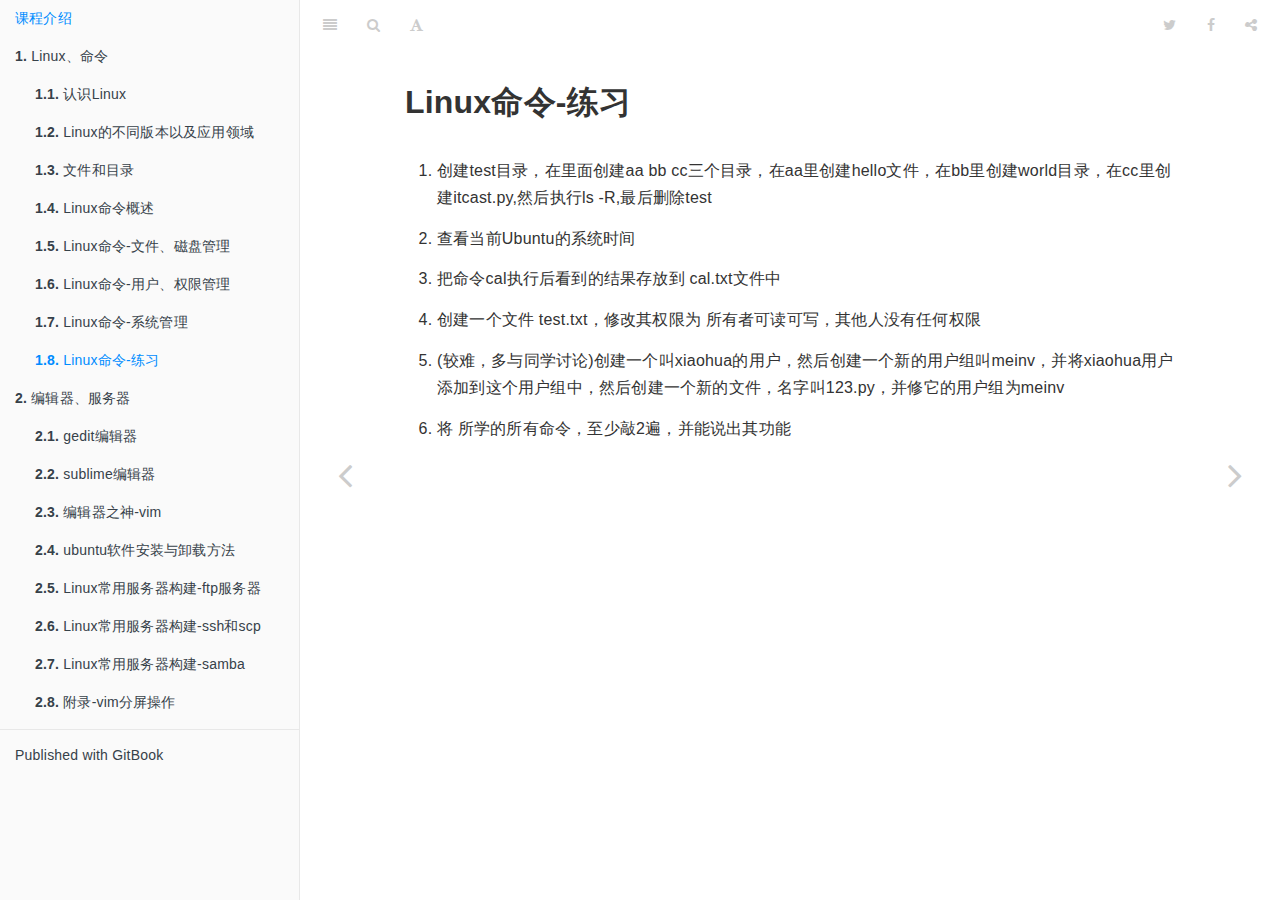
<file: Shell/linux基础/01day/section.3.4.html>
<!DOCTYPE HTML>
<html lang="en" >
    
    <head>
        
        <meta charset="UTF-8">
        <meta http-equiv="X-UA-Compatible" content="IE=edge" />
        <title>Linux命令-练习 | 课程介绍</title>
        <meta content="text/html; charset=utf-8" http-equiv="Content-Type">
        <meta name="description" content="">
        <meta name="generator" content="GitBook 2.6.7">
        
        
        <meta name="HandheldFriendly" content="true"/>
        <meta name="viewport" content="width=device-width, initial-scale=1, user-scalable=no">
        <meta name="apple-mobile-web-app-capable" content="yes">
        <meta name="apple-mobile-web-app-status-bar-style" content="black">
        <link rel="apple-touch-icon-precomposed" sizes="152x152" href="../gitbook/images/apple-touch-icon-precomposed-152.png">
        <link rel="shortcut icon" href="../gitbook/images/favicon.ico" type="image/x-icon">
        
    <link rel="stylesheet" href="../gitbook/style.css">
    
        
        <link rel="stylesheet" href="../gitbook/plugins/gitbook-plugin-highlight/website.css">
        
    
        
        <link rel="stylesheet" href="../gitbook/plugins/gitbook-plugin-search/search.css">
        
    
        
        <link rel="stylesheet" href="../gitbook/plugins/gitbook-plugin-fontsettings/website.css">
        
    
    

        
    
    
    <link rel="next" href="../02day/index.html" />
    
    
    <link rel="prev" href="../01day/section.3.3.html" />
    

        
    </head>
    <body>
        
        
    <div class="book"
        data-level="1.8"
        data-chapter-title="Linux命令-练习"
        data-filepath="01day/section.3.4.md"
        data-basepath=".."
        data-revision="Tue Dec 20 2016 08:32:15 GMT+0800 (CST)"
        data-innerlanguage="">
    

<div class="book-summary">
    <nav role="navigation">
        <ul class="summary">
            
            
            
            

            

            
    
        <li class="chapter " data-level="0" data-path="index.html">
            
                
                    <a href="../index.html">
                
                        <i class="fa fa-check"></i>
                        
                        课程介绍
                    </a>
            
            
        </li>
    
        <li class="chapter " data-level="1" data-path="01day/index.html">
            
                
                    <a href="../01day/index.html">
                
                        <i class="fa fa-check"></i>
                        
                            <b>1.</b>
                        
                        Linux、命令
                    </a>
            
            
            <ul class="articles">
                
    
        <li class="chapter " data-level="1.1" data-path="01day/section.1.html">
            
                
                    <a href="../01day/section.1.html">
                
                        <i class="fa fa-check"></i>
                        
                            <b>1.1.</b>
                        
                        认识Linux
                    </a>
            
            
        </li>
    
        <li class="chapter " data-level="1.2" data-path="01day/section.1.1.html">
            
                
                    <a href="../01day/section.1.1.html">
                
                        <i class="fa fa-check"></i>
                        
                            <b>1.2.</b>
                        
                        Linux的不同版本以及应用领域
                    </a>
            
            
        </li>
    
        <li class="chapter " data-level="1.3" data-path="01day/section.2.html">
            
                
                    <a href="../01day/section.2.html">
                
                        <i class="fa fa-check"></i>
                        
                            <b>1.3.</b>
                        
                        文件和目录
                    </a>
            
            
        </li>
    
        <li class="chapter " data-level="1.4" data-path="01day/section.3.html">
            
                
                    <a href="../01day/section.3.html">
                
                        <i class="fa fa-check"></i>
                        
                            <b>1.4.</b>
                        
                        Linux命令概述
                    </a>
            
            
        </li>
    
        <li class="chapter " data-level="1.5" data-path="01day/section.3.1.html">
            
                
                    <a href="../01day/section.3.1.html">
                
                        <i class="fa fa-check"></i>
                        
                            <b>1.5.</b>
                        
                        Linux命令-文件、磁盘管理
                    </a>
            
            
        </li>
    
        <li class="chapter " data-level="1.6" data-path="01day/section.3.2.html">
            
                
                    <a href="../01day/section.3.2.html">
                
                        <i class="fa fa-check"></i>
                        
                            <b>1.6.</b>
                        
                        Linux命令-用户、权限管理
                    </a>
            
            
        </li>
    
        <li class="chapter " data-level="1.7" data-path="01day/section.3.3.html">
            
                
                    <a href="../01day/section.3.3.html">
                
                        <i class="fa fa-check"></i>
                        
                            <b>1.7.</b>
                        
                        Linux命令-系统管理
                    </a>
            
            
        </li>
    
        <li class="chapter active" data-level="1.8" data-path="01day/section.3.4.html">
            
                
                    <a href="../01day/section.3.4.html">
                
                        <i class="fa fa-check"></i>
                        
                            <b>1.8.</b>
                        
                        Linux命令-练习
                    </a>
            
            
        </li>
    

            </ul>
            
        </li>
    
        <li class="chapter " data-level="2" data-path="02day/index.html">
            
                
                    <a href="../02day/index.html">
                
                        <i class="fa fa-check"></i>
                        
                            <b>2.</b>
                        
                        编辑器、服务器
                    </a>
            
            
            <ul class="articles">
                
    
        <li class="chapter " data-level="2.1" data-path="02day/section.1.html">
            
                
                    <a href="../02day/section.1.html">
                
                        <i class="fa fa-check"></i>
                        
                            <b>2.1.</b>
                        
                        gedit编辑器
                    </a>
            
            
        </li>
    
        <li class="chapter " data-level="2.2" data-path="02day/section.1.1.html">
            
                
                    <a href="../02day/section.1.1.html">
                
                        <i class="fa fa-check"></i>
                        
                            <b>2.2.</b>
                        
                        sublime编辑器
                    </a>
            
            
        </li>
    
        <li class="chapter " data-level="2.3" data-path="02day/section.2.html">
            
                
                    <a href="../02day/section.2.html">
                
                        <i class="fa fa-check"></i>
                        
                            <b>2.3.</b>
                        
                        编辑器之神-vim
                    </a>
            
            
        </li>
    
        <li class="chapter " data-level="2.4" data-path="02day/section.3.html">
            
                
                    <a href="../02day/section.3.html">
                
                        <i class="fa fa-check"></i>
                        
                            <b>2.4.</b>
                        
                        ubuntu软件安装与卸载方法
                    </a>
            
            
        </li>
    
        <li class="chapter " data-level="2.5" data-path="02day/section.4.html">
            
                
                    <a href="../02day/section.4.html">
                
                        <i class="fa fa-check"></i>
                        
                            <b>2.5.</b>
                        
                        Linux常用服务器构建-ftp服务器
                    </a>
            
            
        </li>
    
        <li class="chapter " data-level="2.6" data-path="02day/section.5.html">
            
                
                    <a href="../02day/section.5.html">
                
                        <i class="fa fa-check"></i>
                        
                            <b>2.6.</b>
                        
                        Linux常用服务器构建-ssh和scp
                    </a>
            
            
        </li>
    
        <li class="chapter " data-level="2.7" data-path="02day/section.7.html">
            
                
                    <a href="../02day/section.7.html">
                
                        <i class="fa fa-check"></i>
                        
                            <b>2.7.</b>
                        
                        Linux常用服务器构建-samba
                    </a>
            
            
        </li>
    
        <li class="chapter " data-level="2.8" data-path="02day/section.6.html">
            
                
                    <a href="../02day/section.6.html">
                
                        <i class="fa fa-check"></i>
                        
                            <b>2.8.</b>
                        
                        附录-vim分屏操作
                    </a>
            
            
        </li>
    

            </ul>
            
        </li>
    


            
            <li class="divider"></li>
            <li>
                <a href="https://www.gitbook.com" target="blank" class="gitbook-link">
                    Published with GitBook
                </a>
            </li>
            
        </ul>
    </nav>
</div>

    <div class="book-body">
        <div class="body-inner">
            <div class="book-header" role="navigation">
    <!-- Actions Left -->
    

    <!-- Title -->
    <h1>
        <i class="fa fa-circle-o-notch fa-spin"></i>
        <a href="../" >课程介绍</a>
    </h1>
</div>

            <div class="page-wrapper" tabindex="-1" role="main">
                <div class="page-inner">
                
                
                    <section class="normal" id="section-">
                    
                        <h1 id="linux&#x547D;&#x4EE4;&#x7EC3;&#x4E60;">Linux&#x547D;&#x4EE4;-&#x7EC3;&#x4E60;</h1>
<ol>
<li><p>&#x521B;&#x5EFA;test&#x76EE;&#x5F55;&#xFF0C;&#x5728;&#x91CC;&#x9762;&#x521B;&#x5EFA;aa  bb  cc&#x4E09;&#x4E2A;&#x76EE;&#x5F55;&#xFF0C;&#x5728;aa&#x91CC;&#x521B;&#x5EFA;hello&#x6587;&#x4EF6;&#xFF0C;&#x5728;bb&#x91CC;&#x521B;&#x5EFA;world&#x76EE;&#x5F55;&#xFF0C;&#x5728;cc&#x91CC;&#x521B;&#x5EFA;itcast.py,&#x7136;&#x540E;&#x6267;&#x884C;ls -R,&#x6700;&#x540E;&#x5220;&#x9664;test</p>
</li>
<li><p>&#x67E5;&#x770B;&#x5F53;&#x524D;Ubuntu&#x7684;&#x7CFB;&#x7EDF;&#x65F6;&#x95F4;</p>
</li>
<li><p>&#x628A;&#x547D;&#x4EE4;cal&#x6267;&#x884C;&#x540E;&#x770B;&#x5230;&#x7684;&#x7ED3;&#x679C;&#x5B58;&#x653E;&#x5230; cal.txt&#x6587;&#x4EF6;&#x4E2D;</p>
</li>
<li><p>&#x521B;&#x5EFA;&#x4E00;&#x4E2A;&#x6587;&#x4EF6; test.txt&#xFF0C;&#x4FEE;&#x6539;&#x5176;&#x6743;&#x9650;&#x4E3A; &#x6240;&#x6709;&#x8005;&#x53EF;&#x8BFB;&#x53EF;&#x5199;&#xFF0C;&#x5176;&#x4ED6;&#x4EBA;&#x6CA1;&#x6709;&#x4EFB;&#x4F55;&#x6743;&#x9650;</p>
</li>
<li><p>(&#x8F83;&#x96BE;&#xFF0C;&#x591A;&#x4E0E;&#x540C;&#x5B66;&#x8BA8;&#x8BBA;)&#x521B;&#x5EFA;&#x4E00;&#x4E2A;&#x53EB;xiaohua&#x7684;&#x7528;&#x6237;&#xFF0C;&#x7136;&#x540E;&#x521B;&#x5EFA;&#x4E00;&#x4E2A;&#x65B0;&#x7684;&#x7528;&#x6237;&#x7EC4;&#x53EB;meinv&#xFF0C;&#x5E76;&#x5C06;xiaohua&#x7528;&#x6237;&#x6DFB;&#x52A0;&#x5230;&#x8FD9;&#x4E2A;&#x7528;&#x6237;&#x7EC4;&#x4E2D;&#xFF0C;&#x7136;&#x540E;&#x521B;&#x5EFA;&#x4E00;&#x4E2A;&#x65B0;&#x7684;&#x6587;&#x4EF6;&#xFF0C;&#x540D;&#x5B57;&#x53EB;123.py&#xFF0C;&#x5E76;&#x4FEE;&#x5B83;&#x7684;&#x7528;&#x6237;&#x7EC4;&#x4E3A;meinv</p>
</li>
<li><p>&#x5C06; &#x6240;&#x5B66;&#x7684;&#x6240;&#x6709;&#x547D;&#x4EE4;&#xFF0C;&#x81F3;&#x5C11;&#x6572;2&#x904D;&#xFF0C;&#x5E76;&#x80FD;&#x8BF4;&#x51FA;&#x5176;&#x529F;&#x80FD;</p>
</li>
</ol>

                    
                    </section>
                
                
                </div>
            </div>
        </div>

        
        <a href="../01day/section.3.3.html" class="navigation navigation-prev " aria-label="Previous page: Linux命令-系统管理"><i class="fa fa-angle-left"></i></a>
        
        
        <a href="../02day/index.html" class="navigation navigation-next " aria-label="Next page: 编辑器、服务器"><i class="fa fa-angle-right"></i></a>
        
    </div>
</div>

        
<script src="../gitbook/app.js"></script>

    
    <script src="../gitbook/plugins/gitbook-plugin-search/lunr.min.js"></script>
    

    
    <script src="../gitbook/plugins/gitbook-plugin-search/search.js"></script>
    

    
    <script src="../gitbook/plugins/gitbook-plugin-sharing/buttons.js"></script>
    

    
    <script src="../gitbook/plugins/gitbook-plugin-fontsettings/buttons.js"></script>
    

    
    <script src="../gitbook/plugins/gitbook-plugin-livereload/plugin.js"></script>
    

<script>
require(["gitbook"], function(gitbook) {
    var config = {"highlight":{},"search":{"maxIndexSize":1000000},"sharing":{"facebook":true,"twitter":true,"google":false,"weibo":false,"instapaper":false,"vk":false,"all":["facebook","google","twitter","weibo","instapaper"]},"fontsettings":{"theme":"white","family":"sans","size":2},"livereload":{}};
    gitbook.start(config);
});
</script>

        
    </body>
    
</html>
</file>
<file: Shell/linux基础/gitbook/plugins/gitbook-plugin-highlight/website.css>
.book .book-body .page-wrapper .page-inner section.normal pre,
.book .book-body .page-wrapper .page-inner section.normal code {
  /* http://jmblog.github.com/color-themes-for-google-code-highlightjs */
  /* Tomorrow Comment */
  /* Tomorrow Red */
  /* Tomorrow Orange */
  /* Tomorrow Yellow */
  /* Tomorrow Green */
  /* Tomorrow Aqua */
  /* Tomorrow Blue */
  /* Tomorrow Purple */
}
.book .book-body .page-wrapper .page-inner section.normal pre .hljs-comment,
.book .book-body .page-wrapper .page-inner section.normal code .hljs-comment,
.book .book-body .page-wrapper .page-inner section.normal pre .hljs-title,
.book .book-body .page-wrapper .page-inner section.normal code .hljs-title {
  color: #8e908c;
}
.book .book-body .page-wrapper .page-inner section.normal pre .hljs-variable,
.book .book-body .page-wrapper .page-inner section.normal code .hljs-variable,
.book .book-body .page-wrapper .page-inner section.normal pre .hljs-attribute,
.book .book-body .page-wrapper .page-inner section.normal code .hljs-attribute,
.book .book-body .page-wrapper .page-inner section.normal pre .hljs-tag,
.book .book-body .page-wrapper .page-inner section.normal code .hljs-tag,
.book .book-body .page-wrapper .page-inner section.normal pre .hljs-regexp,
.book .book-body .page-wrapper .page-inner section.normal code .hljs-regexp,
.book .book-body .page-wrapper .page-inner section.normal pre .ruby .hljs-constant,
.book .book-body .page-wrapper .page-inner section.normal code .ruby .hljs-constant,
.book .book-body .page-wrapper .page-inner section.normal pre .xml .hljs-tag .hljs-title,
.book .book-body .page-wrapper .page-inner section.normal code .xml .hljs-tag .hljs-title,
.book .book-body .page-wrapper .page-inner section.normal pre .xml .hljs-pi,
.book .book-body .page-wrapper .page-inner section.normal code .xml .hljs-pi,
.book .book-body .page-wrapper .page-inner section.normal pre .xml .hljs-doctype,
.book .book-body .page-wrapper .page-inner section.normal code .xml .hljs-doctype,
.book .book-body .page-wrapper .page-inner section.normal pre .html .hljs-doctype,
.book .book-body .page-wrapper .page-inner section.normal code .html .hljs-doctype,
.book .book-body .page-wrapper .page-inner section.normal pre .css .hljs-id,
.book .book-body .page-wrapper .page-inner section.normal code .css .hljs-id,
.book .book-body .page-wrapper .page-inner section.normal pre .css .hljs-class,
.book .book-body .page-wrapper .page-inner section.normal code .css .hljs-class,
.book .book-body .page-wrapper .page-inner section.normal pre .css .hljs-pseudo,
.book .book-body .page-wrapper .page-inner section.normal code .css .hljs-pseudo {
  color: #c82829;
}
.book .book-body .page-wrapper .page-inner section.normal pre .hljs-number,
.book .book-body .page-wrapper .page-inner section.normal code .hljs-number,
.book .book-body .page-wrapper .page-inner section.normal pre .hljs-preprocessor,
.book .book-body .page-wrapper .page-inner section.normal code .hljs-preprocessor,
.book .book-body .page-wrapper .page-inner section.normal pre .hljs-pragma,
.book .book-body .page-wrapper .page-inner section.normal code .hljs-pragma,
.book .book-body .page-wrapper .page-inner section.normal pre .hljs-built_in,
.book .book-body .page-wrapper .page-inner section.normal code .hljs-built_in,
.book .book-body .page-wrapper .page-inner section.normal pre .hljs-literal,
.book .book-body .page-wrapper .page-inner section.normal code .hljs-literal,
.book .book-body .page-wrapper .page-inner section.normal pre .hljs-params,
.book .book-body .page-wrapper .page-inner section.normal code .hljs-params,
.book .book-body .page-wrapper .page-inner section.normal pre .hljs-constant,
.book .book-body .page-wrapper .page-inner section.normal code .hljs-constant {
  color: #f5871f;
}
.book .book-body .page-wrapper .page-inner section.normal pre .ruby .hljs-class .hljs-title,
.book .book-body .page-wrapper .page-inner section.normal code .ruby .hljs-class .hljs-title,
.book .book-body .page-wrapper .page-inner section.normal pre .css .hljs-rules .hljs-attribute,
.book .book-body .page-wrapper .page-inner section.normal code .css .hljs-rules .hljs-attribute {
  color: #eab700;
}
.book .book-body .page-wrapper .page-inner section.normal pre .hljs-string,
.book .book-body .page-wrapper .page-inner section.normal code .hljs-string,
.book .book-body .page-wrapper .page-inner section.normal pre .hljs-value,
.book .book-body .page-wrapper .page-inner section.normal code .hljs-value,
.book .book-body .page-wrapper .page-inner section.normal pre .hljs-inheritance,
.book .book-body .page-wrapper .page-inner section.normal code .hljs-inheritance,
.book .book-body .page-wrapper .page-inner section.normal pre .hljs-header,
.book .book-body .page-wrapper .page-inner section.normal code .hljs-header,
.book .book-body .page-wrapper .page-inner section.normal pre .ruby .hljs-symbol,
.book .book-body .page-wrapper .page-inner section.normal code .ruby .hljs-symbol,
.book .book-body .page-wrapper .page-inner section.normal pre .xml .hljs-cdata,
.book .book-body .page-wrapper .page-inner section.normal code .xml .hljs-cdata {
  color: #718c00;
}
.book .book-body .page-wrapper .page-inner section.normal pre .css .hljs-hexcolor,
.book .book-body .page-wrapper .page-inner section.normal code .css .hljs-hexcolor {
  color: #3e999f;
}
.book .book-body .page-wrapper .page-inner section.normal pre .hljs-function,
.book .book-body .page-wrapper .page-inner section.normal code .hljs-function,
.book .book-body .page-wrapper .page-inner section.normal pre .python .hljs-decorator,
.book .book-body .page-wrapper .page-inner section.normal code .python .hljs-decorator,
.book .book-body .page-wrapper .page-inner section.normal pre .python .hljs-title,
.book .book-body .page-wrapper .page-inner section.normal code .python .hljs-title,
.book .book-body .page-wrapper .page-inner section.normal pre .ruby .hljs-function .hljs-title,
.book .book-body .page-wrapper .page-inner section.normal code .ruby .hljs-function .hljs-title,
.book .book-body .page-wrapper .page-inner section.normal pre .ruby .hljs-title .hljs-keyword,
.book .book-body .page-wrapper .page-inner section.normal code .ruby .hljs-title .hljs-keyword,
.book .book-body .page-wrapper .page-inner section.normal pre .perl .hljs-sub,
.book .book-body .page-wrapper .page-inner section.normal code .perl .hljs-sub,
.book .book-body .page-wrapper .page-inner section.normal pre .javascript .hljs-title,
.book .book-body .page-wrapper .page-inner section.normal code .javascript .hljs-title,
.book .book-body .page-wrapper .page-inner section.normal pre .coffeescript .hljs-title,
.book .book-body .page-wrapper .page-inner section.normal code .coffeescript .hljs-title {
  color: #4271ae;
}
.book .book-body .page-wrapper .page-inner section.normal pre .hljs-keyword,
.book .book-body .page-wrapper .page-inner section.normal code .hljs-keyword,
.book .book-body .page-wrapper .page-inner section.normal pre .javascript .hljs-function,
.book .book-body .page-wrapper .page-inner section.normal code .javascript .hljs-function {
  color: #8959a8;
}
.book .book-body .page-wrapper .page-inner section.normal pre .hljs,
.book .book-body .page-wrapper .page-inner section.normal code .hljs {
  display: block;
  background: white;
  color: #4d4d4c;
  padding: 0.5em;
}
.book .book-body .page-wrapper .page-inner section.normal pre .coffeescript .javascript,
.book .book-body .page-wrapper .page-inner section.normal code .coffeescript .javascript,
.book .book-body .page-wrapper .page-inner section.normal pre .javascript .xml,
.book .book-body .page-wrapper .page-inner section.normal code .javascript .xml,
.book .book-body .page-wrapper .page-inner section.normal pre .tex .hljs-formula,
.book .book-body .page-wrapper .page-inner section.normal code .tex .hljs-formula,
.book .book-body .page-wrapper .page-inner section.normal pre .xml .javascript,
.book .book-body .page-wrapper .page-inner section.normal code .xml .javascript,
.book .book-body .page-wrapper .page-inner section.normal pre .xml .vbscript,
.book .book-body .page-wrapper .page-inner section.normal code .xml .vbscript,
.book .book-body .page-wrapper .page-inner section.normal pre .xml .css,
.book .book-body .page-wrapper .page-inner section.normal code .xml .css,
.book .book-body .page-wrapper .page-inner section.normal pre .xml .hljs-cdata,
.book .book-body .page-wrapper .page-inner section.normal code .xml .hljs-cdata {
  opacity: 0.5;
}
.book.color-theme-1 .book-body .page-wrapper .page-inner section.normal pre,
.book.color-theme-1 .book-body .page-wrapper .page-inner section.normal code {
  /*

Orginal Style from ethanschoonover.com/solarized (c) Jeremy Hull <sourdrums@gmail.com>

*/
  /* Solarized Green */
  /* Solarized Cyan */
  /* Solarized Blue */
  /* Solarized Yellow */
  /* Solarized Orange */
  /* Solarized Red */
  /* Solarized Violet */
}
.book.color-theme-1 .book-body .page-wrapper .page-inner section.normal pre .hljs,
.book.color-theme-1 .book-body .page-wrapper .page-inner section.normal code .hljs {
  display: block;
  padding: 0.5em;
  background: #fdf6e3;
  color: #657b83;
}
.book.color-theme-1 .book-body .page-wrapper .page-inner section.normal pre .hljs-comment,
.book.color-theme-1 .book-body .page-wrapper .page-inner section.normal code .hljs-comment,
.book.color-theme-1 .book-body .page-wrapper .page-inner section.normal pre .hljs-template_comment,
.book.color-theme-1 .book-body .page-wrapper .page-inner section.normal code .hljs-template_comment,
.book.color-theme-1 .book-body .page-wrapper .page-inner section.normal pre .diff .hljs-header,
.book.color-theme-1 .book-body .page-wrapper .page-inner section.normal code .diff .hljs-header,
.book.color-theme-1 .book-body .page-wrapper .page-inner section.normal pre .hljs-doctype,
.book.color-theme-1 .book-body .page-wrapper .page-inner section.normal code .hljs-doctype,
.book.color-theme-1 .book-body .page-wrapper .page-inner section.normal pre .hljs-pi,
.book.color-theme-1 .book-body .page-wrapper .page-inner section.normal code .hljs-pi,
.book.color-theme-1 .book-body .page-wrapper .page-inner section.normal pre .lisp .hljs-string,
.book.color-theme-1 .book-body .page-wrapper .page-inner section.normal code .lisp .hljs-string,
.book.color-theme-1 .book-body .page-wrapper .page-inner section.normal pre .hljs-javadoc,
.book.color-theme-1 .book-body .page-wrapper .page-inner section.normal code .hljs-javadoc {
  color: #93a1a1;
}
.book.color-theme-1 .book-body .page-wrapper .page-inner section.normal pre .hljs-keyword,
.book.color-theme-1 .book-body .page-wrapper .page-inner section.normal code .hljs-keyword,
.book.color-theme-1 .book-body .page-wrapper .page-inner section.normal pre .hljs-winutils,
.book.color-theme-1 .book-body .page-wrapper .page-inner section.normal code .hljs-winutils,
.book.color-theme-1 .book-body .page-wrapper .page-inner section.normal pre .method,
.book.color-theme-1 .book-body .page-wrapper .page-inner section.normal code .method,
.book.color-theme-1 .book-body .page-wrapper .page-inner section.normal pre .hljs-addition,
.book.color-theme-1 .book-body .page-wrapper .page-inner section.normal code .hljs-addition,
.book.color-theme-1 .book-body .page-wrapper .page-inner section.normal pre .css .hljs-tag,
.book.color-theme-1 .book-body .page-wrapper .page-inner section.normal code .css .hljs-tag,
.book.color-theme-1 .book-body .page-wrapper .page-inner section.normal pre .hljs-request,
.book.color-theme-1 .book-body .page-wrapper .page-inner section.normal code .hljs-request,
.book.color-theme-1 .book-body .page-wrapper .page-inner section.normal pre .hljs-status,
.book.color-theme-1 .book-body .page-wrapper .page-inner section.normal code .hljs-status,
.book.color-theme-1 .book-body .page-wrapper .page-inner section.normal pre .nginx .hljs-title,
.book.color-theme-1 .book-body .page-wrapper .page-inner section.normal code .nginx .hljs-title {
  color: #859900;
}
.book.color-theme-1 .book-body .page-wrapper .page-inner section.normal pre .hljs-number,
.book.color-theme-1 .book-body .page-wrapper .page-inner section.normal code .hljs-number,
.book.color-theme-1 .book-body .page-wrapper .page-inner section.normal pre .hljs-command,
.book.color-theme-1 .book-body .page-wrapper .page-inner section.normal code .hljs-command,
.book.color-theme-1 .book-body .page-wrapper .page-inner section.normal pre .hljs-string,
.book.color-theme-1 .book-body .page-wrapper .page-inner section.normal code .hljs-string,
.book.color-theme-1 .book-body .page-wrapper .page-inner section.normal pre .hljs-tag .hljs-value,
.book.color-theme-1 .book-body .page-wrapper .page-inner section.normal code .hljs-tag .hljs-value,
.book.color-theme-1 .book-body .page-wrapper .page-inner section.normal pre .hljs-rules .hljs-value,
.book.color-theme-1 .book-body .page-wrapper .page-inner section.normal code .hljs-rules .hljs-value,
.book.color-theme-1 .book-body .page-wrapper .page-inner section.normal pre .hljs-phpdoc,
.book.color-theme-1 .book-body .page-wrapper .page-inner section.normal code .hljs-phpdoc,
.book.color-theme-1 .book-body .page-wrapper .page-inner section.normal pre .tex .hljs-formula,
.book.color-theme-1 .book-body .page-wrapper .page-inner section.normal code .tex .hljs-formula,
.book.color-theme-1 .book-body .page-wrapper .page-inner section.normal pre .hljs-regexp,
.book.color-theme-1 .book-body .page-wrapper .page-inner section.normal code .hljs-regexp,
.book.color-theme-1 .book-body .page-wrapper .page-inner section.normal pre .hljs-hexcolor,
.book.color-theme-1 .book-body .page-wrapper .page-inner section.normal code .hljs-hexcolor,
.book.color-theme-1 .book-body .page-wrapper .page-inner section.normal pre .hljs-link_url,
.book.color-theme-1 .book-body .page-wrapper .page-inner section.normal code .hljs-link_url {
  color: #2aa198;
}
.book.color-theme-1 .book-body .page-wrapper .page-inner section.normal pre .hljs-title,
.book.color-theme-1 .book-body .page-wrapper .page-inner section.normal code .hljs-title,
.book.color-theme-1 .book-body .page-wrapper .page-inner section.normal pre .hljs-localvars,
.book.color-theme-1 .book-body .page-wrapper .page-inner section.normal code .hljs-localvars,
.book.color-theme-1 .book-body .page-wrapper .page-inner section.normal pre .hljs-chunk,
.book.color-theme-1 .book-body .page-wrapper .page-inner section.normal code .hljs-chunk,
.book.color-theme-1 .book-body .page-wrapper .page-inner section.normal pre .hljs-decorator,
.book.color-theme-1 .book-body .page-wrapper .page-inner section.normal code .hljs-decorator,
.book.color-theme-1 .book-body .page-wrapper .page-inner section.normal pre .hljs-built_in,
.book.color-theme-1 .book-body .page-wrapper .page-inner section.normal code .hljs-built_in,
.book.color-theme-1 .book-body .page-wrapper .page-inner section.normal pre .hljs-identifier,
.book.color-theme-1 .book-body .page-wrapper .page-inner section.normal code .hljs-identifier,
.book.color-theme-1 .book-body .page-wrapper .page-inner section.normal pre .vhdl .hljs-literal,
.book.color-theme-1 .book-body .page-wrapper .page-inner section.normal code .vhdl .hljs-literal,
.book.color-theme-1 .book-body .page-wrapper .page-inner section.normal pre .hljs-id,
.book.color-theme-1 .book-body .page-wrapper .page-inner section.normal code .hljs-id,
.book.color-theme-1 .book-body .page-wrapper .page-inner section.normal pre .css .hljs-function,
.book.color-theme-1 .book-body .page-wrapper .page-inner section.normal code .css .hljs-function {
  color: #268bd2;
}
.book.color-theme-1 .book-body .page-wrapper .page-inner section.normal pre .hljs-attribute,
.book.color-theme-1 .book-body .page-wrapper .page-inner section.normal code .hljs-attribute,
.book.color-theme-1 .book-body .page-wrapper .page-inner section.normal pre .hljs-variable,
.book.color-theme-1 .book-body .page-wrapper .page-inner section.normal code .hljs-variable,
.book.color-theme-1 .book-body .page-wrapper .page-inner section.normal pre .lisp .hljs-body,
.book.color-theme-1 .book-body .page-wrapper .page-inner section.normal code .lisp .hljs-body,
.book.color-theme-1 .book-body .page-wrapper .page-inner section.normal pre .smalltalk .hljs-number,
.book.color-theme-1 .book-body .page-wrapper .page-inner section.normal code .smalltalk .hljs-number,
.book.color-theme-1 .book-body .page-wrapper .page-inner section.normal pre .hljs-constant,
.book.color-theme-1 .book-body .page-wrapper .page-inner section.normal code .hljs-constant,
.book.color-theme-1 .book-body .page-wrapper .page-inner section.normal pre .hljs-class .hljs-title,
.book.color-theme-1 .book-body .page-wrapper .page-inner section.normal code .hljs-class .hljs-title,
.book.color-theme-1 .book-body .page-wrapper .page-inner section.normal pre .hljs-parent,
.book.color-theme-1 .book-body .page-wrapper .page-inner section.normal code .hljs-parent,
.book.color-theme-1 .book-body .page-wrapper .page-inner section.normal pre .haskell .hljs-type,
.book.color-theme-1 .book-body .page-wrapper .page-inner section.normal code .haskell .hljs-type,
.book.color-theme-1 .book-body .page-wrapper .page-inner section.normal pre .hljs-link_reference,
.book.color-theme-1 .book-body .page-wrapper .page-inner section.normal code .hljs-link_reference {
  color: #b58900;
}
.book.color-theme-1 .book-body .page-wrapper .page-inner section.normal pre .hljs-preprocessor,
.book.color-theme-1 .book-body .page-wrapper .page-inner section.normal code .hljs-preprocessor,
.book.color-theme-1 .book-body .page-wrapper .page-inner section.normal pre .hljs-preprocessor .hljs-keyword,
.book.color-theme-1 .book-body .page-wrapper .page-inner section.normal code .hljs-preprocessor .hljs-keyword,
.book.color-theme-1 .book-body .page-wrapper .page-inner section.normal pre .hljs-pragma,
.book.color-theme-1 .book-body .page-wrapper .page-inner section.normal code .hljs-pragma,
.book.color-theme-1 .book-body .page-wrapper .page-inner section.normal pre .hljs-shebang,
.book.color-theme-1 .book-body .page-wrapper .page-inner section.normal code .hljs-shebang,
.book.color-theme-1 .book-body .page-wrapper .page-inner section.normal pre .hljs-symbol,
.book.color-theme-1 .book-body .page-wrapper .page-inner section.normal code .hljs-symbol,
.book.color-theme-1 .book-body .page-wrapper .page-inner section.normal pre .hljs-symbol .hljs-string,
.book.color-theme-1 .book-body .page-wrapper .page-inner section.normal code .hljs-symbol .hljs-string,
.book.color-theme-1 .book-body .page-wrapper .page-inner section.normal pre .diff .hljs-change,
.book.color-theme-1 .book-body .page-wrapper .page-inner section.normal code .diff .hljs-change,
.book.color-theme-1 .book-body .page-wrapper .page-inner section.normal pre .hljs-special,
.book.color-theme-1 .book-body .page-wrapper .page-inner section.normal code .hljs-special,
.book.color-theme-1 .book-body .page-wrapper .page-inner section.normal pre .hljs-attr_selector,
.book.color-theme-1 .book-body .page-wrapper .page-inner section.normal code .hljs-attr_selector,
.book.color-theme-1 .book-body .page-wrapper .page-inner section.normal pre .hljs-subst,
.book.color-theme-1 .book-body .page-wrapper .page-inner section.normal code .hljs-subst,
.book.color-theme-1 .book-body .page-wrapper .page-inner section.normal pre .hljs-cdata,
.book.color-theme-1 .book-body .page-wrapper .page-inner section.normal code .hljs-cdata,
.book.color-theme-1 .book-body .page-wrapper .page-inner section.normal pre .clojure .hljs-title,
.book.color-theme-1 .book-body .page-wrapper .page-inner section.normal code .clojure .hljs-title,
.book.color-theme-1 .book-body .page-wrapper .page-inner section.normal pre .css .hljs-pseudo,
.book.color-theme-1 .book-body .page-wrapper .page-inner section.normal code .css .hljs-pseudo,
.book.color-theme-1 .book-body .page-wrapper .page-inner section.normal pre .hljs-header,
.book.color-theme-1 .book-body .page-wrapper .page-inner section.normal code .hljs-header {
  color: #cb4b16;
}
.book.color-theme-1 .book-body .page-wrapper .page-inner section.normal pre .hljs-deletion,
.book.color-theme-1 .book-body .page-wrapper .page-inner section.normal code .hljs-deletion,
.book.color-theme-1 .book-body .page-wrapper .page-inner section.normal pre .hljs-important,
.book.color-theme-1 .book-body .page-wrapper .page-inner section.normal code .hljs-important {
  color: #dc322f;
}
.book.color-theme-1 .book-body .page-wrapper .page-inner section.normal pre .hljs-link_label,
.book.color-theme-1 .book-body .page-wrapper .page-inner section.normal code .hljs-link_label {
  color: #6c71c4;
}
.book.color-theme-1 .book-body .page-wrapper .page-inner section.normal pre .tex .hljs-formula,
.book.color-theme-1 .book-body .page-wrapper .page-inner section.normal code .tex .hljs-formula {
  background: #eee8d5;
}
.book.color-theme-2 .book-body .page-wrapper .page-inner section.normal pre,
.book.color-theme-2 .book-body .page-wrapper .page-inner section.normal code {
  /* Tomorrow Night Bright Theme */
  /* Original theme - https://github.com/chriskempson/tomorrow-theme */
  /* http://jmblog.github.com/color-themes-for-google-code-highlightjs */
  /* Tomorrow Comment */
  /* Tomorrow Red */
  /* Tomorrow Orange */
  /* Tomorrow Yellow */
  /* Tomorrow Green */
  /* Tomorrow Aqua */
  /* Tomorrow Blue */
  /* Tomorrow Purple */
}
.book.color-theme-2 .book-body .page-wrapper .page-inner section.normal pre .hljs-comment,
.book.color-theme-2 .book-body .page-wrapper .page-inner section.normal code .hljs-comment,
.book.color-theme-2 .book-body .page-wrapper .page-inner section.normal pre .hljs-title,
.book.color-theme-2 .book-body .page-wrapper .page-inner section.normal code .hljs-title {
  color: #969896;
}
.book.color-theme-2 .book-body .page-wrapper .page-inner section.normal pre .hljs-variable,
.book.color-theme-2 .book-body .page-wrapper .page-inner section.normal code .hljs-variable,
.book.color-theme-2 .book-body .page-wrapper .page-inner section.normal pre .hljs-attribute,
.book.color-theme-2 .book-body .page-wrapper .page-inner section.normal code .hljs-attribute,
.book.color-theme-2 .book-body .page-wrapper .page-inner section.normal pre .hljs-tag,
.book.color-theme-2 .book-body .page-wrapper .page-inner section.normal code .hljs-tag,
.book.color-theme-2 .book-body .page-wrapper .page-inner section.normal pre .hljs-regexp,
.book.color-theme-2 .book-body .page-wrapper .page-inner section.normal code .hljs-regexp,
.book.color-theme-2 .book-body .page-wrapper .page-inner section.normal pre .ruby .hljs-constant,
.book.color-theme-2 .book-body .page-wrapper .page-inner section.normal code .ruby .hljs-constant,
.book.color-theme-2 .book-body .page-wrapper .page-inner section.normal pre .xml .hljs-tag .hljs-title,
.book.color-theme-2 .book-body .page-wrapper .page-inner section.normal code .xml .hljs-tag .hljs-title,
.book.color-theme-2 .book-body .page-wrapper .page-inner section.normal pre .xml .hljs-pi,
.book.color-theme-2 .book-body .page-wrapper .page-inner section.normal code .xml .hljs-pi,
.book.color-theme-2 .book-body .page-wrapper .page-inner section.normal pre .xml .hljs-doctype,
.book.color-theme-2 .book-body .page-wrapper .page-inner section.normal code .xml .hljs-doctype,
.book.color-theme-2 .book-body .page-wrapper .page-inner section.normal pre .html .hljs-doctype,
.book.color-theme-2 .book-body .page-wrapper .page-inner section.normal code .html .hljs-doctype,
.book.color-theme-2 .book-body .page-wrapper .page-inner section.normal pre .css .hljs-id,
.book.color-theme-2 .book-body .page-wrapper .page-inner section.normal code .css .hljs-id,
.book.color-theme-2 .book-body .page-wrapper .page-inner section.normal pre .css .hljs-class,
.book.color-theme-2 .book-body .page-wrapper .page-inner section.normal code .css .hljs-class,
.book.color-theme-2 .book-body .page-wrapper .page-inner section.normal pre .css .hljs-pseudo,
.book.color-theme-2 .book-body .page-wrapper .page-inner section.normal code .css .hljs-pseudo {
  color: #d54e53;
}
.book.color-theme-2 .book-body .page-wrapper .page-inner section.normal pre .hljs-number,
.book.color-theme-2 .book-body .page-wrapper .page-inner section.normal code .hljs-number,
.book.color-theme-2 .book-body .page-wrapper .page-inner section.normal pre .hljs-preprocessor,
.book.color-theme-2 .book-body .page-wrapper .page-inner section.normal code .hljs-preprocessor,
.book.color-theme-2 .book-body .page-wrapper .page-inner section.normal pre .hljs-pragma,
.book.color-theme-2 .book-body .page-wrapper .page-inner section.normal code .hljs-pragma,
.book.color-theme-2 .book-body .page-wrapper .page-inner section.normal pre .hljs-built_in,
.book.color-theme-2 .book-body .page-wrapper .page-inner section.normal code .hljs-built_in,
.book.color-theme-2 .book-body .page-wrapper .page-inner section.normal pre .hljs-literal,
.book.color-theme-2 .book-body .page-wrapper .page-inner section.normal code .hljs-literal,
.book.color-theme-2 .book-body .page-wrapper .page-inner section.normal pre .hljs-params,
.book.color-theme-2 .book-body .page-wrapper .page-inner section.normal code .hljs-params,
.book.color-theme-2 .book-body .page-wrapper .page-inner section.normal pre .hljs-constant,
.book.color-theme-2 .book-body .page-wrapper .page-inner section.normal code .hljs-constant {
  color: #e78c45;
}
.book.color-theme-2 .book-body .page-wrapper .page-inner section.normal pre .ruby .hljs-class .hljs-title,
.book.color-theme-2 .book-body .page-wrapper .page-inner section.normal code .ruby .hljs-class .hljs-title,
.book.color-theme-2 .book-body .page-wrapper .page-inner section.normal pre .css .hljs-rules .hljs-attribute,
.book.color-theme-2 .book-body .page-wrapper .page-inner section.normal code .css .hljs-rules .hljs-attribute {
  color: #e7c547;
}
.book.color-theme-2 .book-body .page-wrapper .page-inner section.normal pre .hljs-string,
.book.color-theme-2 .book-body .page-wrapper .page-inner section.normal code .hljs-string,
.book.color-theme-2 .book-body .page-wrapper .page-inner section.normal pre .hljs-value,
.book.color-theme-2 .book-body .page-wrapper .page-inner section.normal code .hljs-value,
.book.color-theme-2 .book-body .page-wrapper .page-inner section.normal pre .hljs-inheritance,
.book.color-theme-2 .book-body .page-wrapper .page-inner section.normal code .hljs-inheritance,
.book.color-theme-2 .book-body .page-wrapper .page-inner section.normal pre .hljs-header,
.book.color-theme-2 .book-body .page-wrapper .page-inner section.normal code .hljs-header,
.book.color-theme-2 .book-body .page-wrapper .page-inner section.normal pre .ruby .hljs-symbol,
.book.color-theme-2 .book-body .page-wrapper .page-inner section.normal code .ruby .hljs-symbol,
.book.color-theme-2 .book-body .page-wrapper .page-inner section.normal pre .xml .hljs-cdata,
.book.color-theme-2 .book-body .page-wrapper .page-inner section.normal code .xml .hljs-cdata {
  color: #b9ca4a;
}
.book.color-theme-2 .book-body .page-wrapper .page-inner section.normal pre .css .hljs-hexcolor,
.book.color-theme-2 .book-body .page-wrapper .page-inner section.normal code .css .hljs-hexcolor {
  color: #70c0b1;
}
.book.color-theme-2 .book-body .page-wrapper .page-inner section.normal pre .hljs-function,
.book.color-theme-2 .book-body .page-wrapper .page-inner section.normal code .hljs-function,
.book.color-theme-2 .book-body .page-wrapper .page-inner section.normal pre .python .hljs-decorator,
.book.color-theme-2 .book-body .page-wrapper .page-inner section.normal code .python .hljs-decorator,
.book.color-theme-2 .book-body .page-wrapper .page-inner section.normal pre .python .hljs-title,
.book.color-theme-2 .book-body .page-wrapper .page-inner section.normal code .python .hljs-title,
.book.color-theme-2 .book-body .page-wrapper .page-inner section.normal pre .ruby .hljs-function .hljs-title,
.book.color-theme-2 .book-body .page-wrapper .page-inner section.normal code .ruby .hljs-function .hljs-title,
.book.color-theme-2 .book-body .page-wrapper .page-inner section.normal pre .ruby .hljs-title .hljs-keyword,
.book.color-theme-2 .book-body .page-wrapper .page-inner section.normal code .ruby .hljs-title .hljs-keyword,
.book.color-theme-2 .book-body .page-wrapper .page-inner section.normal pre .perl .hljs-sub,
.book.color-theme-2 .book-body .page-wrapper .page-inner section.normal code .perl .hljs-sub,
.book.color-theme-2 .book-body .page-wrapper .page-inner section.normal pre .javascript .hljs-title,
.book.color-theme-2 .book-body .page-wrapper .page-inner section.normal code .javascript .hljs-title,
.book.color-theme-2 .book-body .page-wrapper .page-inner section.normal pre .coffeescript .hljs-title,
.book.color-theme-2 .book-body .page-wrapper .page-inner section.normal code .coffeescript .hljs-title {
  color: #7aa6da;
}
.book.color-theme-2 .book-body .page-wrapper .page-inner section.normal pre .hljs-keyword,
.book.color-theme-2 .book-body .page-wrapper .page-inner section.normal code .hljs-keyword,
.book.color-theme-2 .book-body .page-wrapper .page-inner section.normal pre .javascript .hljs-function,
.book.color-theme-2 .book-body .page-wrapper .page-inner section.normal code .javascript .hljs-function {
  color: #c397d8;
}
.book.color-theme-2 .book-body .page-wrapper .page-inner section.normal pre .hljs,
.book.color-theme-2 .book-body .page-wrapper .page-inner section.normal code .hljs {
  display: block;
  background: black;
  color: #eaeaea;
  padding: 0.5em;
}
.book.color-theme-2 .book-body .page-wrapper .page-inner section.normal pre .coffeescript .javascript,
.book.color-theme-2 .book-body .page-wrapper .page-inner section.normal code .coffeescript .javascript,
.book.color-theme-2 .book-body .page-wrapper .page-inner section.normal pre .javascript .xml,
.book.color-theme-2 .book-body .page-wrapper .page-inner section.normal code .javascript .xml,
.book.color-theme-2 .book-body .page-wrapper .page-inner section.normal pre .tex .hljs-formula,
.book.color-theme-2 .book-body .page-wrapper .page-inner section.normal code .tex .hljs-formula,
.book.color-theme-2 .book-body .page-wrapper .page-inner section.normal pre .xml .javascript,
.book.color-theme-2 .book-body .page-wrapper .page-inner section.normal code .xml .javascript,
.book.color-theme-2 .book-body .page-wrapper .page-inner section.normal pre .xml .vbscript,
.book.color-theme-2 .book-body .page-wrapper .page-inner section.normal code .xml .vbscript,
.book.color-theme-2 .book-body .page-wrapper .page-inner section.normal pre .xml .css,
.book.color-theme-2 .book-body .page-wrapper .page-inner section.normal code .xml .css,
.book.color-theme-2 .book-body .page-wrapper .page-inner section.normal pre .xml .hljs-cdata,
.book.color-theme-2 .book-body .page-wrapper .page-inner section.normal code .xml .hljs-cdata {
  opacity: 0.5;
}
</file>
<file: Shell/linux基础/gitbook/plugins/gitbook-plugin-search/search.css>
.book .book-summary .book-search {
  padding: 6px;
  background: transparent;
  position: absolute;
  top: -50px;
  left: 0px;
  right: 0px;
  transition: top 0.5s ease;
}
.book .book-summary .book-search input,
.book .book-summary .book-search input:focus,
.book .book-summary .book-search input:hover {
  width: 100%;
  background: transparent;
  border: 1px solid transparent;
  box-shadow: none;
  outline: none;
  line-height: 22px;
  padding: 7px 4px;
  color: inherit;
}
.book.with-search .book-summary .book-search {
  top: 0px;
}
.book.with-search .book-summary ul.summary {
  top: 50px;
}
</file>
<file: Shell/linux基础/gitbook/plugins/gitbook-plugin-fontsettings/website.css>
/*
 * Theme 1
 */
.color-theme-1 .dropdown-menu {
  background-color: #111111;
  border-color: #7e888b;
}
.color-theme-1 .dropdown-menu .dropdown-caret .caret-inner {
  border-bottom: 9px solid #111111;
}
.color-theme-1 .dropdown-menu .buttons {
  border-color: #7e888b;
}
.color-theme-1 .dropdown-menu .button {
  color: #afa790;
}
.color-theme-1 .dropdown-menu .button:hover {
  color: #73553c;
}
/*
 * Theme 2
 */
.color-theme-2 .dropdown-menu {
  background-color: #2d3143;
  border-color: #272a3a;
}
.color-theme-2 .dropdown-menu .dropdown-caret .caret-inner {
  border-bottom: 9px solid #2d3143;
}
.color-theme-2 .dropdown-menu .buttons {
  border-color: #272a3a;
}
.color-theme-2 .dropdown-menu .button {
  color: #62677f;
}
.color-theme-2 .dropdown-menu .button:hover {
  color: #f4f4f5;
}
.book .book-header .font-settings .font-enlarge {
  line-height: 30px;
  font-size: 1.4em;
}
.book .book-header .font-settings .font-reduce {
  line-height: 30px;
  font-size: 1em;
}
.book.color-theme-1 .book-body {
  color: #704214;
  background: #f3eacb;
}
.book.color-theme-1 .book-body .page-wrapper .page-inner section {
  background: #f3eacb;
}
.book.color-theme-2 .book-body {
  color: #bdcadb;
  background: #1c1f2b;
}
.book.color-theme-2 .book-body .page-wrapper .page-inner section {
  background: #1c1f2b;
}
.book.font-size-0 .book-body .page-inner section {
  font-size: 1.2rem;
}
.book.font-size-1 .book-body .page-inner section {
  font-size: 1.4rem;
}
.book.font-size-2 .book-body .page-inner section {
  font-size: 1.6rem;
}
.book.font-size-3 .book-body .page-inner section {
  font-size: 2.2rem;
}
.book.font-size-4 .book-body .page-inner section {
  font-size: 4rem;
}
.book.font-family-0 {
  font-family: Georgia, serif;
}
.book.font-family-1 {
  font-family: "Helvetica Neue", Helvetica, Arial, sans-serif;
}
.book.color-theme-1 .book-body .page-wrapper .page-inner section.normal {
  color: #704214;
}
.book.color-theme-1 .book-body .page-wrapper .page-inner section.normal a {
  color: inherit;
}
.book.color-theme-1 .book-body .page-wrapper .page-inner section.normal h1,
.book.color-theme-1 .book-body .page-wrapper .page-inner section.normal h2,
.book.color-theme-1 .book-body .page-wrapper .page-inner section.normal h3,
.book.color-theme-1 .book-body .page-wrapper .page-inner section.normal h4,
.book.color-theme-1 .book-body .page-wrapper .page-inner section.normal h5,
.book.color-theme-1 .book-body .page-wrapper .page-inner section.normal h6 {
  color: inherit;
}
.book.color-theme-1 .book-body .page-wrapper .page-inner section.normal h1,
.book.color-theme-1 .book-body .page-wrapper .page-inner section.normal h2 {
  border-color: inherit;
}
.book.color-theme-1 .book-body .page-wrapper .page-inner section.normal h6 {
  color: inherit;
}
.book.color-theme-1 .book-body .page-wrapper .page-inner section.normal hr {
  background-color: inherit;
}
.book.color-theme-1 .book-body .page-wrapper .page-inner section.normal blockquote {
  border-color: inherit;
}
.book.color-theme-1 .book-body .page-wrapper .page-inner section.normal pre,
.book.color-theme-1 .book-body .page-wrapper .page-inner section.normal code {
  background: #fdf6e3;
  color: #657b83;
  border-color: #f8df9c;
}
.book.color-theme-1 .book-body .page-wrapper .page-inner section.normal .highlight {
  background-color: inherit;
}
.book.color-theme-1 .book-body .page-wrapper .page-inner section.normal table th,
.book.color-theme-1 .book-body .page-wrapper .page-inner section.normal table td {
  border-color: #f5d06c;
}
.book.color-theme-1 .book-body .page-wrapper .page-inner section.normal table tr {
  color: inherit;
  background-color: #fdf6e3;
  border-color: #444444;
}
.book.color-theme-1 .book-body .page-wrapper .page-inner section.normal table tr:nth-child(2n) {
  background-color: #fbeecb;
}
.book.color-theme-2 .book-body .page-wrapper .page-inner section.normal {
  color: #bdcadb;
}
.book.color-theme-2 .book-body .page-wrapper .page-inner section.normal a {
  color: #3eb1d0;
}
.book.color-theme-2 .book-body .page-wrapper .page-inner section.normal h1,
.book.color-theme-2 .book-body .page-wrapper .page-inner section.normal h2,
.book.color-theme-2 .book-body .page-wrapper .page-inner section.normal h3,
.book.color-theme-2 .book-body .page-wrapper .page-inner section.normal h4,
.book.color-theme-2 .book-body .page-wrapper .page-inner section.normal h5,
.book.color-theme-2 .book-body .page-wrapper .page-inner section.normal h6 {
  color: #fffffa;
}
.book.color-theme-2 .book-body .page-wrapper .page-inner section.normal h1,
.book.color-theme-2 .book-body .page-wrapper .page-inner section.normal h2 {
  border-color: #373b4e;
}
.book.color-theme-2 .book-body .page-wrapper .page-inner section.normal h6 {
  color: #373b4e;
}
.book.color-theme-2 .book-body .page-wrapper .page-inner section.normal hr {
  background-color: #373b4e;
}
.book.color-theme-2 .book-body .page-wrapper .page-inner section.normal blockquote {
  border-color: #373b4e;
}
.book.color-theme-2 .book-body .page-wrapper .page-inner section.normal pre,
.book.color-theme-2 .book-body .page-wrapper .page-inner section.normal code {
  color: #9dbed8;
  background: #2d3143;
  border-color: #2d3143;
}
.book.color-theme-2 .book-body .page-wrapper .page-inner section.normal .highlight {
  background-color: #282a39;
}
.book.color-theme-2 .book-body .page-wrapper .page-inner section.normal table th,
.book.color-theme-2 .book-body .page-wrapper .page-inner section.normal table td {
  border-color: #3b3f54;
}
.book.color-theme-2 .book-body .page-wrapper .page-inner section.normal table tr {
  color: #b6c2d2;
  background-color: #2d3143;
  border-color: #3b3f54;
}
.book.color-theme-2 .book-body .page-wrapper .page-inner section.normal table tr:nth-child(2n) {
  background-color: #35394b;
}
.book.color-theme-1 .book-header {
  color: #afa790;
  background: transparent;
}
.book.color-theme-1 .book-header .btn {
  color: #afa790;
}
.book.color-theme-1 .book-header .btn:hover {
  color: #73553c;
  background: none;
}
.book.color-theme-1 .book-header h1 {
  color: #704214;
}
.book.color-theme-2 .book-header {
  color: #7e888b;
  background: transparent;
}
.book.color-theme-2 .book-header .btn {
  color: #3b3f54;
}
.book.color-theme-2 .book-header .btn:hover {
  color: #fffff5;
  background: none;
}
.book.color-theme-2 .book-header h1 {
  color: #bdcadb;
}
.book.color-theme-1 .book-body .navigation {
  color: #afa790;
}
.book.color-theme-1 .book-body .navigation:hover {
  color: #73553c;
}
.book.color-theme-2 .book-body .navigation {
  color: #383f52;
}
.book.color-theme-2 .book-body .navigation:hover {
  color: #fffff5;
}
/*
 * Theme 1
 */
.book.color-theme-1 .book-summary {
  color: #afa790;
  background: #111111;
  border-right: 1px solid rgba(0, 0, 0, 0.07);
}
.book.color-theme-1 .book-summary .book-search {
  background: transparent;
}
.book.color-theme-1 .book-summary .book-search input,
.book.color-theme-1 .book-summary .book-search input:focus {
  border: 1px solid transparent;
}
.book.color-theme-1 .book-summary ul.summary li.divider {
  background: #7e888b;
  box-shadow: none;
}
.book.color-theme-1 .book-summary ul.summary li i.fa-check {
  color: #33cc33;
}
.book.color-theme-1 .book-summary ul.summary li.done > a {
  color: #877f6a;
}
.book.color-theme-1 .book-summary ul.summary li a,
.book.color-theme-1 .book-summary ul.summary li span {
  color: #877f6a;
  background: transparent;
  font-weight: normal;
}
.book.color-theme-1 .book-summary ul.summary li.active > a,
.book.color-theme-1 .book-summary ul.summary li a:hover {
  color: #704214;
  background: transparent;
  font-weight: normal;
}
/*
 * Theme 2
 */
.book.color-theme-2 .book-summary {
  color: #bcc1d2;
  background: #2d3143;
  border-right: none;
}
.book.color-theme-2 .book-summary .book-search {
  background: transparent;
}
.book.color-theme-2 .book-summary .book-search input,
.book.color-theme-2 .book-summary .book-search input:focus {
  border: 1px solid transparent;
}
.book.color-theme-2 .book-summary ul.summary li.divider {
  background: #272a3a;
  box-shadow: none;
}
.book.color-theme-2 .book-summary ul.summary li i.fa-check {
  color: #33cc33;
}
.book.color-theme-2 .book-summary ul.summary li.done > a {
  color: #62687f;
}
.book.color-theme-2 .book-summary ul.summary li a,
.book.color-theme-2 .book-summary ul.summary li span {
  color: #c1c6d7;
  background: transparent;
  font-weight: 600;
}
.book.color-theme-2 .book-summary ul.summary li.active > a,
.book.color-theme-2 .book-summary ul.summary li a:hover {
  color: #f4f4f5;
  background: #252737;
  font-weight: 600;
}
</file>
<file: Shell/linux基础/gitbook/style.css>
/*! normalize.css v2.1.0 | MIT License | git.io/normalize */img,legend{border:0}*,.fa{-webkit-font-smoothing:antialiased}.fa-ul>li,sub,sup{position:relative}.book .book-body .page-wrapper .page-inner section.normal hr:after,.book-langs-index .inner .languages:after,.buttons:after,.dropdown-menu .buttons:after{clear:both}body,html{-ms-text-size-adjust:100%;-webkit-text-size-adjust:100%}article,aside,details,figcaption,figure,footer,header,hgroup,main,nav,section,summary{display:block}audio,canvas,video{display:inline-block}.hidden,[hidden]{display:none}audio:not([controls]){display:none;height:0}html{font-family:sans-serif}body,figure{margin:0}a:focus{outline:dotted thin}a:active,a:hover{outline:0}h1{font-size:2em;margin:.67em 0}abbr[title]{border-bottom:1px dotted}b,strong{font-weight:700}dfn{font-style:italic}hr{-moz-box-sizing:content-box;box-sizing:content-box;height:0}mark{background:#ff0;color:#000}code,kbd,pre,samp{font-family:monospace,serif;font-size:1em}pre{white-space:pre-wrap}q{quotes:"\201C" "\201D" "\2018" "\2019"}small{font-size:80%}sub,sup{font-size:75%;line-height:0;vertical-align:baseline}sup{top:-.5em}sub{bottom:-.25em}svg:not(:root){overflow:hidden}fieldset{border:1px solid silver;margin:0 2px;padding:.35em .625em .75em}legend{padding:0}button,input,select,textarea{font-family:inherit;font-size:100%;margin:0}button,input{line-height:normal}button,select{text-transform:none}button,html input[type=button],input[type=reset],input[type=submit]{-webkit-appearance:button;cursor:pointer}button[disabled],html input[disabled]{cursor:default}input[type=checkbox],input[type=radio]{box-sizing:border-box;padding:0}input[type=search]{-webkit-appearance:textfield;-moz-box-sizing:content-box;-webkit-box-sizing:content-box;box-sizing:content-box}input[type=search]::-webkit-search-cancel-button,input[type=search]::-webkit-search-decoration{-webkit-appearance:none}button::-moz-focus-inner,input::-moz-focus-inner{border:0;padding:0}textarea{overflow:auto;vertical-align:top}table{border-collapse:collapse;border-spacing:0}/*!
 * Preboot v2
 *
 * Open sourced under MIT license by @mdo.
 * Some variables and mixins from Bootstrap (Apache 2 license).
 */.link-inherit,.link-inherit:focus,.link-inherit:hover{color:inherit}.fa,.fa-stack{display:inline-block}/*!
 *  Font Awesome 4.1.0 by @davegandy - http://fontawesome.io - @fontawesome
 *  License - http://fontawesome.io/license (Font: SIL OFL 1.1, CSS: MIT License)
 */@font-face{font-family:FontAwesome;src:url(./fonts/fontawesome/fontawesome-webfont.eot?v=4.1.0);src:url(./fonts/fontawesome/fontawesome-webfont.eot?#iefix&v=4.1.0) format('embedded-opentype'),url(./fonts/fontawesome/fontawesome-webfont.woff?v=4.1.0) format('woff'),url(./fonts/fontawesome/fontawesome-webfont.ttf?v=4.1.0) format('truetype'),url(./fonts/fontawesome/fontawesome-webfont.svg?v=4.1.0#fontawesomeregular) format('svg');font-weight:400;font-style:normal}.fa{font-family:FontAwesome;font-style:normal;font-weight:400;line-height:1;-moz-osx-font-smoothing:grayscale}.book .book-header,.book .book-summary{font-family:"Helvetica Neue",Helvetica,Arial,sans-serif}.fa-lg{font-size:1.33333333em;line-height:.75em;vertical-align:-15%}.fa-2x{font-size:2em}.fa-3x{font-size:3em}.fa-4x{font-size:4em}.fa-5x{font-size:5em}.fa-fw{width:1.28571429em;text-align:center}.fa-ul{padding-left:0;margin-left:2.14285714em;list-style-type:none}.fa-li{position:absolute;left:-2.14285714em;width:2.14285714em;top:.14285714em;text-align:center}.fa-li.fa-lg{left:-1.85714286em}.fa-border{padding:.2em .25em .15em;border:.08em solid #eee;border-radius:.1em}.pull-right{float:right}.pull-left{float:left}.fa.pull-left{margin-right:.3em}.fa.pull-right{margin-left:.3em}.fa-spin{-webkit-animation:spin 2s infinite linear;-moz-animation:spin 2s infinite linear;-o-animation:spin 2s infinite linear;animation:spin 2s infinite linear}@-moz-keyframes spin{0%{-moz-transform:rotate(0)}100%{-moz-transform:rotate(359deg)}}@-webkit-keyframes spin{0%{-webkit-transform:rotate(0)}100%{-webkit-transform:rotate(359deg)}}@-o-keyframes spin{0%{-o-transform:rotate(0)}100%{-o-transform:rotate(359deg)}}@keyframes spin{0%{-webkit-transform:rotate(0);transform:rotate(0)}100%{-webkit-transform:rotate(359deg);transform:rotate(359deg)}}.fa-rotate-90{filter:progid:DXImageTransform.Microsoft.BasicImage(rotation=1);-webkit-transform:rotate(90deg);-moz-transform:rotate(90deg);-ms-transform:rotate(90deg);-o-transform:rotate(90deg);transform:rotate(90deg)}.fa-rotate-180{filter:progid:DXImageTransform.Microsoft.BasicImage(rotation=2);-webkit-transform:rotate(180deg);-moz-transform:rotate(180deg);-ms-transform:rotate(180deg);-o-transform:rotate(180deg);transform:rotate(180deg)}.fa-rotate-270{filter:progid:DXImageTransform.Microsoft.BasicImage(rotation=3);-webkit-transform:rotate(270deg);-moz-transform:rotate(270deg);-ms-transform:rotate(270deg);-o-transform:rotate(270deg);transform:rotate(270deg)}.fa-flip-horizontal{filter:progid:DXImageTransform.Microsoft.BasicImage(rotation=0, mirror=1);-webkit-transform:scale(-1,1);-moz-transform:scale(-1,1);-ms-transform:scale(-1,1);-o-transform:scale(-1,1);transform:scale(-1,1)}.fa-flip-vertical{filter:progid:DXImageTransform.Microsoft.BasicImage(rotation=2, mirror=1);-webkit-transform:scale(1,-1);-moz-transform:scale(1,-1);-ms-transform:scale(1,-1);-o-transform:scale(1,-1);transform:scale(1,-1)}.fa-stack{position:relative;width:2em;height:2em;line-height:2em;vertical-align:middle}.fa-stack-1x,.fa-stack-2x{position:absolute;left:0;width:100%;text-align:center}.fa-stack-1x{line-height:inherit}.fa-stack-2x{font-size:2em}.fa-inverse{color:#fff}.fa-glass:before{content:"\f000"}.fa-music:before{content:"\f001"}.fa-search:before{content:"\f002"}.fa-envelope-o:before{content:"\f003"}.fa-heart:before{content:"\f004"}.fa-star:before{content:"\f005"}.fa-star-o:before{content:"\f006"}.fa-user:before{content:"\f007"}.fa-film:before{content:"\f008"}.fa-th-large:before{content:"\f009"}.fa-th:before{content:"\f00a"}.fa-th-list:before{content:"\f00b"}.fa-check:before{content:"\f00c"}.fa-times:before{content:"\f00d"}.fa-search-plus:before{content:"\f00e"}.fa-search-minus:before{content:"\f010"}.fa-power-off:before{content:"\f011"}.fa-signal:before{content:"\f012"}.fa-cog:before,.fa-gear:before{content:"\f013"}.fa-trash-o:before{content:"\f014"}.fa-home:before{content:"\f015"}.fa-file-o:before{content:"\f016"}.fa-clock-o:before{content:"\f017"}.fa-road:before{content:"\f018"}.fa-download:before{content:"\f019"}.fa-arrow-circle-o-down:before{content:"\f01a"}.fa-arrow-circle-o-up:before{content:"\f01b"}.fa-inbox:before{content:"\f01c"}.fa-play-circle-o:before{content:"\f01d"}.fa-repeat:before,.fa-rotate-right:before{content:"\f01e"}.fa-refresh:before{content:"\f021"}.fa-list-alt:before{content:"\f022"}.fa-lock:before{content:"\f023"}.fa-flag:before{content:"\f024"}.fa-headphones:before{content:"\f025"}.fa-volume-off:before{content:"\f026"}.fa-volume-down:before{content:"\f027"}.fa-volume-up:before{content:"\f028"}.fa-qrcode:before{content:"\f029"}.fa-barcode:before{content:"\f02a"}.fa-tag:before{content:"\f02b"}.fa-tags:before{content:"\f02c"}.fa-book:before{content:"\f02d"}.fa-bookmark:before{content:"\f02e"}.fa-print:before{content:"\f02f"}.fa-camera:before{content:"\f030"}.fa-font:before{content:"\f031"}.fa-bold:before{content:"\f032"}.fa-italic:before{content:"\f033"}.fa-text-height:before{content:"\f034"}.fa-text-width:before{content:"\f035"}.fa-align-left:before{content:"\f036"}.fa-align-center:before{content:"\f037"}.fa-align-right:before{content:"\f038"}.fa-align-justify:before{content:"\f039"}.fa-list:before{content:"\f03a"}.fa-dedent:before,.fa-outdent:before{content:"\f03b"}.fa-indent:before{content:"\f03c"}.fa-video-camera:before{content:"\f03d"}.fa-image:before,.fa-photo:before,.fa-picture-o:before{content:"\f03e"}.fa-pencil:before{content:"\f040"}.fa-map-marker:before{content:"\f041"}.fa-adjust:before{content:"\f042"}.fa-tint:before{content:"\f043"}.fa-edit:before,.fa-pencil-square-o:before{content:"\f044"}.fa-share-square-o:before{content:"\f045"}.fa-check-square-o:before{content:"\f046"}.fa-arrows:before{content:"\f047"}.fa-step-backward:before{content:"\f048"}.fa-fast-backward:before{content:"\f049"}.fa-backward:before{content:"\f04a"}.fa-play:before{content:"\f04b"}.fa-pause:before{content:"\f04c"}.fa-stop:before{content:"\f04d"}.fa-forward:before{content:"\f04e"}.fa-fast-forward:before{content:"\f050"}.fa-step-forward:before{content:"\f051"}.fa-eject:before{content:"\f052"}.fa-chevron-left:before{content:"\f053"}.fa-chevron-right:before{content:"\f054"}.fa-plus-circle:before{content:"\f055"}.fa-minus-circle:before{content:"\f056"}.fa-times-circle:before{content:"\f057"}.fa-check-circle:before{content:"\f058"}.fa-question-circle:before{content:"\f059"}.fa-info-circle:before{content:"\f05a"}.fa-crosshairs:before{content:"\f05b"}.fa-times-circle-o:before{content:"\f05c"}.fa-check-circle-o:before{content:"\f05d"}.fa-ban:before{content:"\f05e"}.fa-arrow-left:before{content:"\f060"}.fa-arrow-right:before{content:"\f061"}.fa-arrow-up:before{content:"\f062"}.fa-arrow-down:before{content:"\f063"}.fa-mail-forward:before,.fa-share:before{content:"\f064"}.fa-expand:before{content:"\f065"}.fa-compress:before{content:"\f066"}.fa-plus:before{content:"\f067"}.fa-minus:before{content:"\f068"}.fa-asterisk:before{content:"\f069"}.fa-exclamation-circle:before{content:"\f06a"}.fa-gift:before{content:"\f06b"}.fa-leaf:before{content:"\f06c"}.fa-fire:before{content:"\f06d"}.fa-eye:before{content:"\f06e"}.fa-eye-slash:before{content:"\f070"}.fa-exclamation-triangle:before,.fa-warning:before{content:"\f071"}.fa-plane:before{content:"\f072"}.fa-calendar:before{content:"\f073"}.fa-random:before{content:"\f074"}.fa-comment:before{content:"\f075"}.fa-magnet:before{content:"\f076"}.fa-chevron-up:before{content:"\f077"}.fa-chevron-down:before{content:"\f078"}.fa-retweet:before{content:"\f079"}.fa-shopping-cart:before{content:"\f07a"}.fa-folder:before{content:"\f07b"}.fa-folder-open:before{content:"\f07c"}.fa-arrows-v:before{content:"\f07d"}.fa-arrows-h:before{content:"\f07e"}.fa-bar-chart-o:before{content:"\f080"}.fa-twitter-square:before{content:"\f081"}.fa-facebook-square:before{content:"\f082"}.fa-camera-retro:before{content:"\f083"}.fa-key:before{content:"\f084"}.fa-cogs:before,.fa-gears:before{content:"\f085"}.fa-comments:before{content:"\f086"}.fa-thumbs-o-up:before{content:"\f087"}.fa-thumbs-o-down:before{content:"\f088"}.fa-star-half:before{content:"\f089"}.fa-heart-o:before{content:"\f08a"}.fa-sign-out:before{content:"\f08b"}.fa-linkedin-square:before{content:"\f08c"}.fa-thumb-tack:before{content:"\f08d"}.fa-external-link:before{content:"\f08e"}.fa-sign-in:before{content:"\f090"}.fa-trophy:before{content:"\f091"}.fa-github-square:before{content:"\f092"}.fa-upload:before{content:"\f093"}.fa-lemon-o:before{content:"\f094"}.fa-phone:before{content:"\f095"}.fa-square-o:before{content:"\f096"}.fa-bookmark-o:before{content:"\f097"}.fa-phone-square:before{content:"\f098"}.fa-twitter:before{content:"\f099"}.fa-facebook:before{content:"\f09a"}.fa-github:before{content:"\f09b"}.fa-unlock:before{content:"\f09c"}.fa-credit-card:before{content:"\f09d"}.fa-rss:before{content:"\f09e"}.fa-hdd-o:before{content:"\f0a0"}.fa-bullhorn:before{content:"\f0a1"}.fa-bell:before{content:"\f0f3"}.fa-certificate:before{content:"\f0a3"}.fa-hand-o-right:before{content:"\f0a4"}.fa-hand-o-left:before{content:"\f0a5"}.fa-hand-o-up:before{content:"\f0a6"}.fa-hand-o-down:before{content:"\f0a7"}.fa-arrow-circle-left:before{content:"\f0a8"}.fa-arrow-circle-right:before{content:"\f0a9"}.fa-arrow-circle-up:before{content:"\f0aa"}.fa-arrow-circle-down:before{content:"\f0ab"}.fa-globe:before{content:"\f0ac"}.fa-wrench:before{content:"\f0ad"}.fa-tasks:before{content:"\f0ae"}.fa-filter:before{content:"\f0b0"}.fa-briefcase:before{content:"\f0b1"}.fa-arrows-alt:before{content:"\f0b2"}.fa-group:before,.fa-users:before{content:"\f0c0"}.fa-chain:before,.fa-link:before{content:"\f0c1"}.fa-cloud:before{content:"\f0c2"}.fa-flask:before{content:"\f0c3"}.fa-cut:before,.fa-scissors:before{content:"\f0c4"}.fa-copy:before,.fa-files-o:before{content:"\f0c5"}.fa-paperclip:before{content:"\f0c6"}.fa-floppy-o:before,.fa-save:before{content:"\f0c7"}.fa-square:before{content:"\f0c8"}.fa-bars:before,.fa-navicon:before,.fa-reorder:before{content:"\f0c9"}.fa-list-ul:before{content:"\f0ca"}.fa-list-ol:before{content:"\f0cb"}.fa-strikethrough:before{content:"\f0cc"}.fa-underline:before{content:"\f0cd"}.fa-table:before{content:"\f0ce"}.fa-magic:before{content:"\f0d0"}.fa-truck:before{content:"\f0d1"}.fa-pinterest:before{content:"\f0d2"}.fa-pinterest-square:before{content:"\f0d3"}.fa-google-plus-square:before{content:"\f0d4"}.fa-google-plus:before{content:"\f0d5"}.fa-money:before{content:"\f0d6"}.fa-caret-down:before{content:"\f0d7"}.fa-caret-up:before{content:"\f0d8"}.fa-caret-left:before{content:"\f0d9"}.fa-caret-right:before{content:"\f0da"}.fa-columns:before{content:"\f0db"}.fa-sort:before,.fa-unsorted:before{content:"\f0dc"}.fa-sort-desc:before,.fa-sort-down:before{content:"\f0dd"}.fa-sort-asc:before,.fa-sort-up:before{content:"\f0de"}.fa-envelope:before{content:"\f0e0"}.fa-linkedin:before{content:"\f0e1"}.fa-rotate-left:before,.fa-undo:before{content:"\f0e2"}.fa-gavel:before,.fa-legal:before{content:"\f0e3"}.fa-dashboard:before,.fa-tachometer:before{content:"\f0e4"}.fa-comment-o:before{content:"\f0e5"}.fa-comments-o:before{content:"\f0e6"}.fa-bolt:before,.fa-flash:before{content:"\f0e7"}.fa-sitemap:before{content:"\f0e8"}.fa-umbrella:before{content:"\f0e9"}.fa-clipboard:before,.fa-paste:before{content:"\f0ea"}.fa-lightbulb-o:before{content:"\f0eb"}.fa-exchange:before{content:"\f0ec"}.fa-cloud-download:before{content:"\f0ed"}.fa-cloud-upload:before{content:"\f0ee"}.fa-user-md:before{content:"\f0f0"}.fa-stethoscope:before{content:"\f0f1"}.fa-suitcase:before{content:"\f0f2"}.fa-bell-o:before{content:"\f0a2"}.fa-coffee:before{content:"\f0f4"}.fa-cutlery:before{content:"\f0f5"}.fa-file-text-o:before{content:"\f0f6"}.fa-building-o:before{content:"\f0f7"}.fa-hospital-o:before{content:"\f0f8"}.fa-ambulance:before{content:"\f0f9"}.fa-medkit:before{content:"\f0fa"}.fa-fighter-jet:before{content:"\f0fb"}.fa-beer:before{content:"\f0fc"}.fa-h-square:before{content:"\f0fd"}.fa-plus-square:before{content:"\f0fe"}.fa-angle-double-left:before{content:"\f100"}.fa-angle-double-right:before{content:"\f101"}.fa-angle-double-up:before{content:"\f102"}.fa-angle-double-down:before{content:"\f103"}.fa-angle-left:before{content:"\f104"}.fa-angle-right:before{content:"\f105"}.fa-angle-up:before{content:"\f106"}.fa-angle-down:before{content:"\f107"}.fa-desktop:before{content:"\f108"}.fa-laptop:before{content:"\f109"}.fa-tablet:before{content:"\f10a"}.fa-mobile-phone:before,.fa-mobile:before{content:"\f10b"}.fa-circle-o:before{content:"\f10c"}.fa-quote-left:before{content:"\f10d"}.fa-quote-right:before{content:"\f10e"}.fa-spinner:before{content:"\f110"}.fa-circle:before{content:"\f111"}.fa-mail-reply:before,.fa-reply:before{content:"\f112"}.fa-github-alt:before{content:"\f113"}.fa-folder-o:before{content:"\f114"}.fa-folder-open-o:before{content:"\f115"}.fa-smile-o:before{content:"\f118"}.fa-frown-o:before{content:"\f119"}.fa-meh-o:before{content:"\f11a"}.fa-gamepad:before{content:"\f11b"}.fa-keyboard-o:before{content:"\f11c"}.fa-flag-o:before{content:"\f11d"}.fa-flag-checkered:before{content:"\f11e"}.fa-terminal:before{content:"\f120"}.fa-code:before{content:"\f121"}.fa-mail-reply-all:before,.fa-reply-all:before{content:"\f122"}.fa-star-half-empty:before,.fa-star-half-full:before,.fa-star-half-o:before{content:"\f123"}.fa-location-arrow:before{content:"\f124"}.fa-crop:before{content:"\f125"}.fa-code-fork:before{content:"\f126"}.fa-chain-broken:before,.fa-unlink:before{content:"\f127"}.fa-question:before{content:"\f128"}.fa-info:before{content:"\f129"}.fa-exclamation:before{content:"\f12a"}.fa-superscript:before{content:"\f12b"}.fa-subscript:before{content:"\f12c"}.fa-eraser:before{content:"\f12d"}.fa-puzzle-piece:before{content:"\f12e"}.fa-microphone:before{content:"\f130"}.fa-microphone-slash:before{content:"\f131"}.fa-shield:before{content:"\f132"}.fa-calendar-o:before{content:"\f133"}.fa-fire-extinguisher:before{content:"\f134"}.fa-rocket:before{content:"\f135"}.fa-maxcdn:before{content:"\f136"}.fa-chevron-circle-left:before{content:"\f137"}.fa-chevron-circle-right:before{content:"\f138"}.fa-chevron-circle-up:before{content:"\f139"}.fa-chevron-circle-down:before{content:"\f13a"}.fa-html5:before{content:"\f13b"}.fa-css3:before{content:"\f13c"}.fa-anchor:before{content:"\f13d"}.fa-unlock-alt:before{content:"\f13e"}.fa-bullseye:before{content:"\f140"}.fa-ellipsis-h:before{content:"\f141"}.fa-ellipsis-v:before{content:"\f142"}.fa-rss-square:before{content:"\f143"}.fa-play-circle:before{content:"\f144"}.fa-ticket:before{content:"\f145"}.fa-minus-square:before{content:"\f146"}.fa-minus-square-o:before{content:"\f147"}.fa-level-up:before{content:"\f148"}.fa-level-down:before{content:"\f149"}.fa-check-square:before{content:"\f14a"}.fa-pencil-square:before{content:"\f14b"}.fa-external-link-square:before{content:"\f14c"}.fa-share-square:before{content:"\f14d"}.fa-compass:before{content:"\f14e"}.fa-caret-square-o-down:before,.fa-toggle-down:before{content:"\f150"}.fa-caret-square-o-up:before,.fa-toggle-up:before{content:"\f151"}.fa-caret-square-o-right:before,.fa-toggle-right:before{content:"\f152"}.fa-eur:before,.fa-euro:before{content:"\f153"}.fa-gbp:before{content:"\f154"}.fa-dollar:before,.fa-usd:before{content:"\f155"}.fa-inr:before,.fa-rupee:before{content:"\f156"}.fa-cny:before,.fa-jpy:before,.fa-rmb:before,.fa-yen:before{content:"\f157"}.fa-rouble:before,.fa-rub:before,.fa-ruble:before{content:"\f158"}.fa-krw:before,.fa-won:before{content:"\f159"}.fa-bitcoin:before,.fa-btc:before{content:"\f15a"}.fa-file:before{content:"\f15b"}.fa-file-text:before{content:"\f15c"}.fa-sort-alpha-asc:before{content:"\f15d"}.fa-sort-alpha-desc:before{content:"\f15e"}.fa-sort-amount-asc:before{content:"\f160"}.fa-sort-amount-desc:before{content:"\f161"}.fa-sort-numeric-asc:before{content:"\f162"}.fa-sort-numeric-desc:before{content:"\f163"}.fa-thumbs-up:before{content:"\f164"}.fa-thumbs-down:before{content:"\f165"}.fa-youtube-square:before{content:"\f166"}.fa-youtube:before{content:"\f167"}.fa-xing:before{content:"\f168"}.fa-xing-square:before{content:"\f169"}.fa-youtube-play:before{content:"\f16a"}.fa-dropbox:before{content:"\f16b"}.fa-stack-overflow:before{content:"\f16c"}.fa-instagram:before{content:"\f16d"}.fa-flickr:before{content:"\f16e"}.fa-adn:before{content:"\f170"}.fa-bitbucket:before{content:"\f171"}.fa-bitbucket-square:before{content:"\f172"}.fa-tumblr:before{content:"\f173"}.fa-tumblr-square:before{content:"\f174"}.fa-long-arrow-down:before{content:"\f175"}.fa-long-arrow-up:before{content:"\f176"}.fa-long-arrow-left:before{content:"\f177"}.fa-long-arrow-right:before{content:"\f178"}.fa-apple:before{content:"\f179"}.fa-windows:before{content:"\f17a"}.fa-android:before{content:"\f17b"}.fa-linux:before{content:"\f17c"}.fa-dribbble:before{content:"\f17d"}.fa-skype:before{content:"\f17e"}.fa-foursquare:before{content:"\f180"}.fa-trello:before{content:"\f181"}.fa-female:before{content:"\f182"}.fa-male:before{content:"\f183"}.fa-gittip:before{content:"\f184"}.fa-sun-o:before{content:"\f185"}.fa-moon-o:before{content:"\f186"}.fa-archive:before{content:"\f187"}.fa-bug:before{content:"\f188"}.fa-vk:before{content:"\f189"}.fa-weibo:before{content:"\f18a"}.fa-renren:before{content:"\f18b"}.fa-pagelines:before{content:"\f18c"}.fa-stack-exchange:before{content:"\f18d"}.fa-arrow-circle-o-right:before{content:"\f18e"}.fa-arrow-circle-o-left:before{content:"\f190"}.fa-caret-square-o-left:before,.fa-toggle-left:before{content:"\f191"}.fa-dot-circle-o:before{content:"\f192"}.fa-wheelchair:before{content:"\f193"}.fa-vimeo-square:before{content:"\f194"}.fa-try:before,.fa-turkish-lira:before{content:"\f195"}.fa-plus-square-o:before{content:"\f196"}.fa-space-shuttle:before{content:"\f197"}.fa-slack:before{content:"\f198"}.fa-envelope-square:before{content:"\f199"}.fa-wordpress:before{content:"\f19a"}.fa-openid:before{content:"\f19b"}.fa-bank:before,.fa-institution:before,.fa-university:before{content:"\f19c"}.fa-graduation-cap:before,.fa-mortar-board:before{content:"\f19d"}.fa-yahoo:before{content:"\f19e"}.fa-google:before{content:"\f1a0"}.fa-reddit:before{content:"\f1a1"}.fa-reddit-square:before{content:"\f1a2"}.fa-stumbleupon-circle:before{content:"\f1a3"}.fa-stumbleupon:before{content:"\f1a4"}.fa-delicious:before{content:"\f1a5"}.fa-digg:before{content:"\f1a6"}.fa-pied-piper-square:before,.fa-pied-piper:before{content:"\f1a7"}.fa-pied-piper-alt:before{content:"\f1a8"}.fa-drupal:before{content:"\f1a9"}.fa-joomla:before{content:"\f1aa"}.fa-language:before{content:"\f1ab"}.fa-fax:before{content:"\f1ac"}.fa-building:before{content:"\f1ad"}.fa-child:before{content:"\f1ae"}.fa-paw:before{content:"\f1b0"}.fa-spoon:before{content:"\f1b1"}.fa-cube:before{content:"\f1b2"}.fa-cubes:before{content:"\f1b3"}.fa-behance:before{content:"\f1b4"}.fa-behance-square:before{content:"\f1b5"}.fa-steam:before{content:"\f1b6"}.fa-steam-square:before{content:"\f1b7"}.fa-recycle:before{content:"\f1b8"}.fa-automobile:before,.fa-car:before{content:"\f1b9"}.fa-cab:before,.fa-taxi:before{content:"\f1ba"}.fa-tree:before{content:"\f1bb"}.fa-spotify:before{content:"\f1bc"}.fa-deviantart:before{content:"\f1bd"}.fa-soundcloud:before{content:"\f1be"}.fa-database:before{content:"\f1c0"}.fa-file-pdf-o:before{content:"\f1c1"}.fa-file-word-o:before{content:"\f1c2"}.fa-file-excel-o:before{content:"\f1c3"}.fa-file-powerpoint-o:before{content:"\f1c4"}.fa-file-image-o:before,.fa-file-photo-o:before,.fa-file-picture-o:before{content:"\f1c5"}.fa-file-archive-o:before,.fa-file-zip-o:before{content:"\f1c6"}.fa-file-audio-o:before,.fa-file-sound-o:before{content:"\f1c7"}.fa-file-movie-o:before,.fa-file-video-o:before{content:"\f1c8"}.fa-file-code-o:before{content:"\f1c9"}.fa-vine:before{content:"\f1ca"}.fa-codepen:before{content:"\f1cb"}.fa-jsfiddle:before{content:"\f1cc"}.fa-life-bouy:before,.fa-life-ring:before,.fa-life-saver:before,.fa-support:before{content:"\f1cd"}.fa-circle-o-notch:before{content:"\f1ce"}.fa-ra:before,.fa-rebel:before{content:"\f1d0"}.fa-empire:before,.fa-ge:before{content:"\f1d1"}.fa-git-square:before{content:"\f1d2"}.fa-git:before{content:"\f1d3"}.fa-hacker-news:before{content:"\f1d4"}.fa-tencent-weibo:before{content:"\f1d5"}.fa-qq:before{content:"\f1d6"}.fa-wechat:before,.fa-weixin:before{content:"\f1d7"}.fa-paper-plane:before,.fa-send:before{content:"\f1d8"}.fa-paper-plane-o:before,.fa-send-o:before{content:"\f1d9"}.fa-history:before{content:"\f1da"}.fa-circle-thin:before{content:"\f1db"}.fa-header:before{content:"\f1dc"}.fa-paragraph:before{content:"\f1dd"}.fa-sliders:before{content:"\f1de"}.fa-share-alt:before{content:"\f1e0"}.fa-share-alt-square:before{content:"\f1e1"}.fa-bomb:before{content:"\f1e2"}.book-langs-index{width:100%;height:100%;padding:40px 0;margin:0;overflow:auto}@media (max-width:600px){.book-langs-index{padding:0}}.book-langs-index .inner{max-width:600px;width:100%;margin:0 auto;padding:30px;background:#fff;border-radius:3px}.book-langs-index .inner h3{margin:0}.book-langs-index .inner .languages{list-style:none;padding:20px 30px;margin-top:20px;border-top:1px solid #eee}.book-langs-index .inner .languages:after,.book-langs-index .inner .languages:before{content:" ";display:table;line-height:0}.book-langs-index .inner .languages li{width:50%;float:left;padding:10px 5px;font-size:16px}@media (max-width:600px){.book-langs-index .inner .languages li{width:100%;max-width:100%}}.book .book-header{overflow:visible;height:50px;padding:0 8px;z-index:2;font-size:.85em;color:#7e888b;background:0 0}.book .book-header .btn{display:block;height:50px;padding:0 15px;border-bottom:none;color:#ccc;text-transform:uppercase;line-height:50px;-webkit-box-shadow:none!important;box-shadow:none!important;position:relative;font-size:14px}.book .book-header .btn:hover{position:relative;text-decoration:none;color:#444;background:0 0}.book .book-header h1{margin:0;font-size:20px;font-weight:200;text-align:center;line-height:50px;opacity:0;padding-left:200px;padding-right:200px;-webkit-transition:opacity .2s ease;-moz-transition:opacity .2s ease;-o-transition:opacity .2s ease;transition:opacity .2s ease;overflow:hidden;text-overflow:ellipsis;white-space:nowrap}.book .book-header h1 a,.book .book-header h1 a:hover{color:inherit;text-decoration:none}@media (max-width:1000px){.book .book-header h1{display:none}}.book .book-header h1 i{display:none}.book .book-header:hover h1{opacity:1}.book.is-loading .book-header h1 i{display:inline-block}.book.is-loading .book-header h1 a{display:none}.dropdown{position:relative}.dropdown-menu{position:absolute;top:100%;left:0;z-index:100;display:none;float:left;min-width:160px;padding:0;margin:2px 0 0;list-style:none;font-size:14px;background-color:#fafafa;border:1px solid rgba(0,0,0,.07);border-radius:1px;-webkit-box-shadow:0 6px 12px rgba(0,0,0,.175);box-shadow:0 6px 12px rgba(0,0,0,.175);background-clip:padding-box}.dropdown-menu.open{display:block}.dropdown-menu.dropdown-left{left:auto;right:4%}.dropdown-menu.dropdown-left .dropdown-caret{right:14px;left:auto}.dropdown-menu .dropdown-caret{position:absolute;top:-8px;left:14px;width:18px;height:10px;float:left;overflow:hidden}.dropdown-menu .dropdown-caret .caret-inner,.dropdown-menu .dropdown-caret .caret-outer{display:inline-block;top:0;border-left:9px solid transparent;border-right:9px solid transparent;position:absolute}.dropdown-menu .dropdown-caret .caret-outer{border-bottom:9px solid rgba(0,0,0,.1);height:auto;left:0;width:auto;margin-left:-1px}.dropdown-menu .dropdown-caret .caret-inner{margin-top:-1px;top:1px;border-bottom:9px solid #fafafa}.dropdown-menu .buttons{border-bottom:1px solid rgba(0,0,0,.07)}.dropdown-menu .buttons:after,.dropdown-menu .buttons:before{content:" ";display:table;line-height:0}.dropdown-menu .buttons:last-child{border-bottom:none}.dropdown-menu .buttons .button{border:0;background-color:transparent;color:#a6a6a6;width:100%;text-align:center;float:left;line-height:1.42857143;padding:8px 4px}.alert,.dropdown-menu .buttons .button:hover{color:#444}.dropdown-menu .buttons .button:focus,.dropdown-menu .buttons .button:hover{outline:0}.dropdown-menu .buttons .button.size-2{width:50%}.dropdown-menu .buttons .button.size-3{width:33%}.alert{padding:15px;margin-bottom:20px;background:#eee;border-bottom:5px solid #ddd}.alert-success{background:#dff0d8;border-color:#d6e9c6;color:#3c763d}.alert-info{background:#d9edf7;border-color:#bce8f1;color:#31708f}.alert-danger{background:#f2dede;border-color:#ebccd1;color:#a94442}.alert-warning{background:#fcf8e3;border-color:#faebcc;color:#8a6d3b}.book .book-summary{position:absolute;top:0;left:-300px;bottom:0;z-index:1;width:300px;color:#364149;background:#fafafa;border-right:1px solid rgba(0,0,0,.07);-webkit-transition:left 250ms ease;-moz-transition:left 250ms ease;-o-transition:left 250ms ease;transition:left 250ms ease}.book .book-summary ul.summary{position:absolute;top:0;left:0;right:0;bottom:0;overflow-y:auto;list-style:none;margin:0;padding:0;-webkit-transition:top .5s ease;-moz-transition:top .5s ease;-o-transition:top .5s ease;transition:top .5s ease}.book .book-summary ul.summary li{list-style:none}.book .book-summary ul.summary li.divider{height:1px;margin:7px 0;overflow:hidden;background:rgba(0,0,0,.07)}.book .book-summary ul.summary li i.fa-check{display:none;position:absolute;right:9px;top:16px;font-size:9px;color:#3c3}.book .book-summary ul.summary li.done>a{color:#364149;font-weight:400}.book .book-summary ul.summary li.done>a i{display:inline}.book .book-summary ul.summary li a,.book .book-summary ul.summary li span{display:block;padding:10px 15px;border-bottom:none;color:#364149;background:0 0;text-overflow:ellipsis;overflow:hidden;white-space:nowrap;position:relative}.book .book-summary ul.summary li span{cursor:not-allowed;opacity:.3;filter:alpha(opacity=30)}.book .book-summary ul.summary li a:hover,.book .book-summary ul.summary li.active>a{color:#008cff;background:0 0;text-decoration:none}.book .book-summary ul.summary li ul{padding-left:20px}@media (max-width:600px){.book .book-summary{width:calc(100% - 60px);bottom:0;left:-100%}}.book.with-summary .book-summary{left:0}.book.without-animation .book-summary{-webkit-transition:none!important;-moz-transition:none!important;-o-transition:none!important;transition:none!important}.book{position:relative;width:100%;height:100%}.book .book-body,.book .book-body .body-inner{position:absolute;top:0;left:0;overflow-y:auto;bottom:0;right:0}.book .book-body{color:#000;background:#fff;-webkit-transition:left 250ms ease;-moz-transition:left 250ms ease;-o-transition:left 250ms ease;transition:left 250ms ease}.book .book-body .page-wrapper{position:relative;outline:0}.book .book-body .page-wrapper .page-inner{max-width:800px;margin:0 auto;padding:20px 0 40px}.book .book-body .page-wrapper .page-inner section{margin:0;padding:5px 15px;background:#fff;border-radius:2px;line-height:1.7;font-size:1.6rem}.book .book-body .page-wrapper .page-inner .btn-group .btn{border-radius:0;background:#eee;border:0}@media (max-width:1240px){.book .book-body{-webkit-transition:-webkit-transform 250ms ease;-moz-transition:-moz-transform 250ms ease;-o-transition:-o-transform 250ms ease;transition:transform 250ms ease;padding-bottom:20px}.book .book-body .body-inner{position:static;min-height:calc(100% - 50px)}}@media (min-width:600px){.book.with-summary .book-body{left:300px}}@media (max-width:600px){.book.with-summary{overflow:hidden}.book.with-summary .book-body{-webkit-transform:translate(calc(100% - 60px),0);-moz-transform:translate(calc(100% - 60px),0);-ms-transform:translate(calc(100% - 60px),0);-o-transform:translate(calc(100% - 60px),0);transform:translate(calc(100% - 60px),0)}}.book.without-animation .book-body{-webkit-transition:none!important;-moz-transition:none!important;-o-transition:none!important;transition:none!important}.buttons:after,.buttons:before{content:" ";display:table;line-height:0}.button{border:0;background:#eee;color:#666;width:100%;text-align:center;float:left;line-height:1.42857143;padding:8px 4px}.button:hover{color:#444}.button:focus,.button:hover{outline:0}.button.size-2{width:50%}.button.size-3{width:33%}.book .book-body .page-wrapper .page-inner section{display:none}.book .book-body .page-wrapper .page-inner section.normal{display:block;word-wrap:break-word;overflow:hidden;color:#333;line-height:1.7;text-size-adjust:100%;-ms-text-size-adjust:100%;-webkit-text-size-adjust:100%;-moz-text-size-adjust:100%}.book .book-body .page-wrapper .page-inner section.normal *{box-sizing:border-box;-webkit-box-sizing:border-box;font-size:inherit}.book .book-body .page-wrapper .page-inner section.normal>:first-child{margin-top:0!important}.book .book-body .page-wrapper .page-inner section.normal>:last-child{margin-bottom:0!important}.book .book-body .page-wrapper .page-inner section.normal blockquote,.book .book-body .page-wrapper .page-inner section.normal code,.book .book-body .page-wrapper .page-inner section.normal figure,.book .book-body .page-wrapper .page-inner section.normal img,.book .book-body .page-wrapper .page-inner section.normal pre,.book .book-body .page-wrapper .page-inner section.normal table,.book .book-body .page-wrapper .page-inner section.normal tr{page-break-inside:avoid}.book .book-body .page-wrapper .page-inner section.normal h2,.book .book-body .page-wrapper .page-inner section.normal h3,.book .book-body .page-wrapper .page-inner section.normal h4,.book .book-body .page-wrapper .page-inner section.normal h5,.book .book-body .page-wrapper .page-inner section.normal p{orphans:3;widows:3}.book .book-body .page-wrapper .page-inner section.normal h1,.book .book-body .page-wrapper .page-inner section.normal h2,.book .book-body .page-wrapper .page-inner section.normal h3,.book .book-body .page-wrapper .page-inner section.normal h4,.book .book-body .page-wrapper .page-inner section.normal h5{page-break-after:avoid}.book .book-body .page-wrapper .page-inner section.normal b,.book .book-body .page-wrapper .page-inner section.normal strong{font-weight:700}.book .book-body .page-wrapper .page-inner section.normal em{font-style:italic}.book .book-body .page-wrapper .page-inner section.normal blockquote,.book .book-body .page-wrapper .page-inner section.normal dl,.book .book-body .page-wrapper .page-inner section.normal ol,.book .book-body .page-wrapper .page-inner section.normal p,.book .book-body .page-wrapper .page-inner section.normal table,.book .book-body .page-wrapper .page-inner section.normal ul{margin-top:0;margin-bottom:.85em}.book .book-body .page-wrapper .page-inner section.normal a{color:#4183c4;text-decoration:none;background:0 0}.book .book-body .page-wrapper .page-inner section.normal a:active,.book .book-body .page-wrapper .page-inner section.normal a:focus,.book .book-body .page-wrapper .page-inner section.normal a:hover{outline:0;text-decoration:underline}.book .book-body .page-wrapper .page-inner section.normal img{border:0;max-width:100%}.book .book-body .page-wrapper .page-inner section.normal hr{height:4px;padding:0;margin:1.7em 0;overflow:hidden;background-color:#e7e7e7;border:none}.book .book-body .page-wrapper .page-inner section.normal hr:after,.book .book-body .page-wrapper .page-inner section.normal hr:before{display:table;content:" "}.book .book-body .page-wrapper .page-inner section.normal h1,.book .book-body .page-wrapper .page-inner section.normal h2,.book .book-body .page-wrapper .page-inner section.normal h3,.book .book-body .page-wrapper .page-inner section.normal h4,.book .book-body .page-wrapper .page-inner section.normal h5,.book .book-body .page-wrapper .page-inner section.normal h6{margin-top:1.275em;margin-bottom:.85em;font-weight:700}.book .book-body .page-wrapper .page-inner section.normal h1{font-size:2em}.book .book-body .page-wrapper .page-inner section.normal h2{font-size:1.75em}.book .book-body .page-wrapper .page-inner section.normal h3{font-size:1.5em}.book .book-body .page-wrapper .page-inner section.normal h4{font-size:1.25em}.book .book-body .page-wrapper .page-inner section.normal h5{font-size:1em}.book .book-body .page-wrapper .page-inner section.normal h6{font-size:1em;color:#777}.book .book-body .page-wrapper .page-inner section.normal code,.book .book-body .page-wrapper .page-inner section.normal pre{font-family:Consolas,"Liberation Mono",Menlo,Courier,monospace;direction:ltr;border:none;color:inherit}.book .book-body .page-wrapper .page-inner section.normal pre{overflow:auto;word-wrap:normal;margin:0 0 1.275em;padding:.85em 1em;background:#f7f7f7}.book .book-body .page-wrapper .page-inner section.normal pre>code{display:inline;max-width:initial;padding:0;margin:0;overflow:initial;line-height:inherit;font-size:.85em;white-space:pre;background:0 0}.book .book-body .page-wrapper .page-inner section.normal pre>code:after,.book .book-body .page-wrapper .page-inner section.normal pre>code:before{content:normal}.book .book-body .page-wrapper .page-inner section.normal code{padding:.2em;margin:0;font-size:.85em;background-color:#f7f7f7;color:#0404e0;}.book .book-body .page-wrapper .page-inner section.normal code:after,.book .book-body .page-wrapper .page-inner section.normal code:before{letter-spacing:-.2em;content:"\00a0"}.book .book-body .page-wrapper .page-inner section.normal table{display:table;width:100%;border-collapse:collapse;border-spacing:0;overflow:auto}.book .book-body .page-wrapper .page-inner section.normal table td,.book .book-body .page-wrapper .page-inner section.normal table th{padding:6px 13px;border:1px solid #ddd}.book .book-body .page-wrapper .page-inner section.normal table tr{background-color:#fff;border-top:1px solid #ccc}.book .book-body .page-wrapper .page-inner section.normal table tr:nth-child(2n){background-color:#f8f8f8}.book .book-body .page-wrapper .page-inner section.normal table th{font-weight:700}.book .book-body .page-wrapper .page-inner section.normal ol,.book .book-body .page-wrapper .page-inner section.normal ul{padding:0 0 0 2em;margin:0 0 .85em}.book .book-body .page-wrapper .page-inner section.normal ol ol,.book .book-body .page-wrapper .page-inner section.normal ol ul,.book .book-body .page-wrapper .page-inner section.normal ul ol,.book .book-body .page-wrapper .page-inner section.normal ul ul{margin-top:0;margin-bottom:0}.book .book-body .page-wrapper .page-inner section.normal ol ol{list-style-type:lower-roman}.book .book-body .page-wrapper .page-inner section.normal blockquote{margin:0 0 .85em;padding:0 15px;color:#858585;border-left:4px solid #e5e5e5}.book .book-body .page-wrapper .page-inner section.normal blockquote:first-child{margin-top:0}.book .book-body .page-wrapper .page-inner section.normal blockquote:last-child{margin-bottom:0}.book .book-body .page-wrapper .page-inner section.normal dl{padding:0}.book .book-body .page-wrapper .page-inner section.normal dl dt{padding:0;margin-top:.85em;font-style:italic;font-weight:700}.book .book-body .page-wrapper .page-inner section.normal dl dd{padding:0 .85em;margin-bottom:.85em}.book .book-body .page-wrapper .page-inner section.normal dd{margin-left:0}.book .book-body .page-wrapper .page-inner section.normal .glossary-term{cursor:help;text-decoration:underline}.book .book-body .navigation{position:absolute;top:50px;bottom:0;margin:0;max-width:150px;min-width:90px;display:flex;justify-content:center;align-content:center;flex-direction:column;font-size:40px;color:#ccc;text-align:center;-webkit-transition:all 350ms ease;-moz-transition:all 350ms ease;-o-transition:all 350ms ease;transition:all 350ms ease}.book .book-body .navigation:hover{text-decoration:none;color:#444}.book .book-body .navigation.navigation-next{right:0}.book .book-body .navigation.navigation-prev{left:0}@media (max-width:1240px){.book .book-body .navigation{position:static;top:auto;max-width:50%;width:50%;display:inline-block;float:left}.book .book-body .navigation.navigation-unique{max-width:100%;width:100%}}.book .book-body .page-wrapper .page-inner section.glossary{margin-bottom:40px}.book .book-body .page-wrapper .page-inner section.glossary h2 a,.book .book-body .page-wrapper .page-inner section.glossary h2 a:hover{color:inherit;text-decoration:none}.book .book-body .page-wrapper .page-inner section.glossary .glossary-index{list-style:none;margin:0;padding:0}.book .book-body .page-wrapper .page-inner section.glossary .glossary-index li{display:inline;margin:0 8px;white-space:nowrap}*{-webkit-box-sizing:border-box;-moz-box-sizing:border-box;box-sizing:border-box;-webkit-overflow-scrolling:touch;-webkit-tap-highlight-color:transparent;-webkit-text-size-adjust:none;-webkit-touch-callout:none}a{text-decoration:none}body,html{height:100%}html{font-size:62.5%}body{text-rendering:optimizeLegibility;font-smoothing:antialiased;font-family:"Helvetica Neue",Helvetica,Arial,sans-serif;font-size:14px;letter-spacing:.2px;text-size-adjust:100%}
</file>
